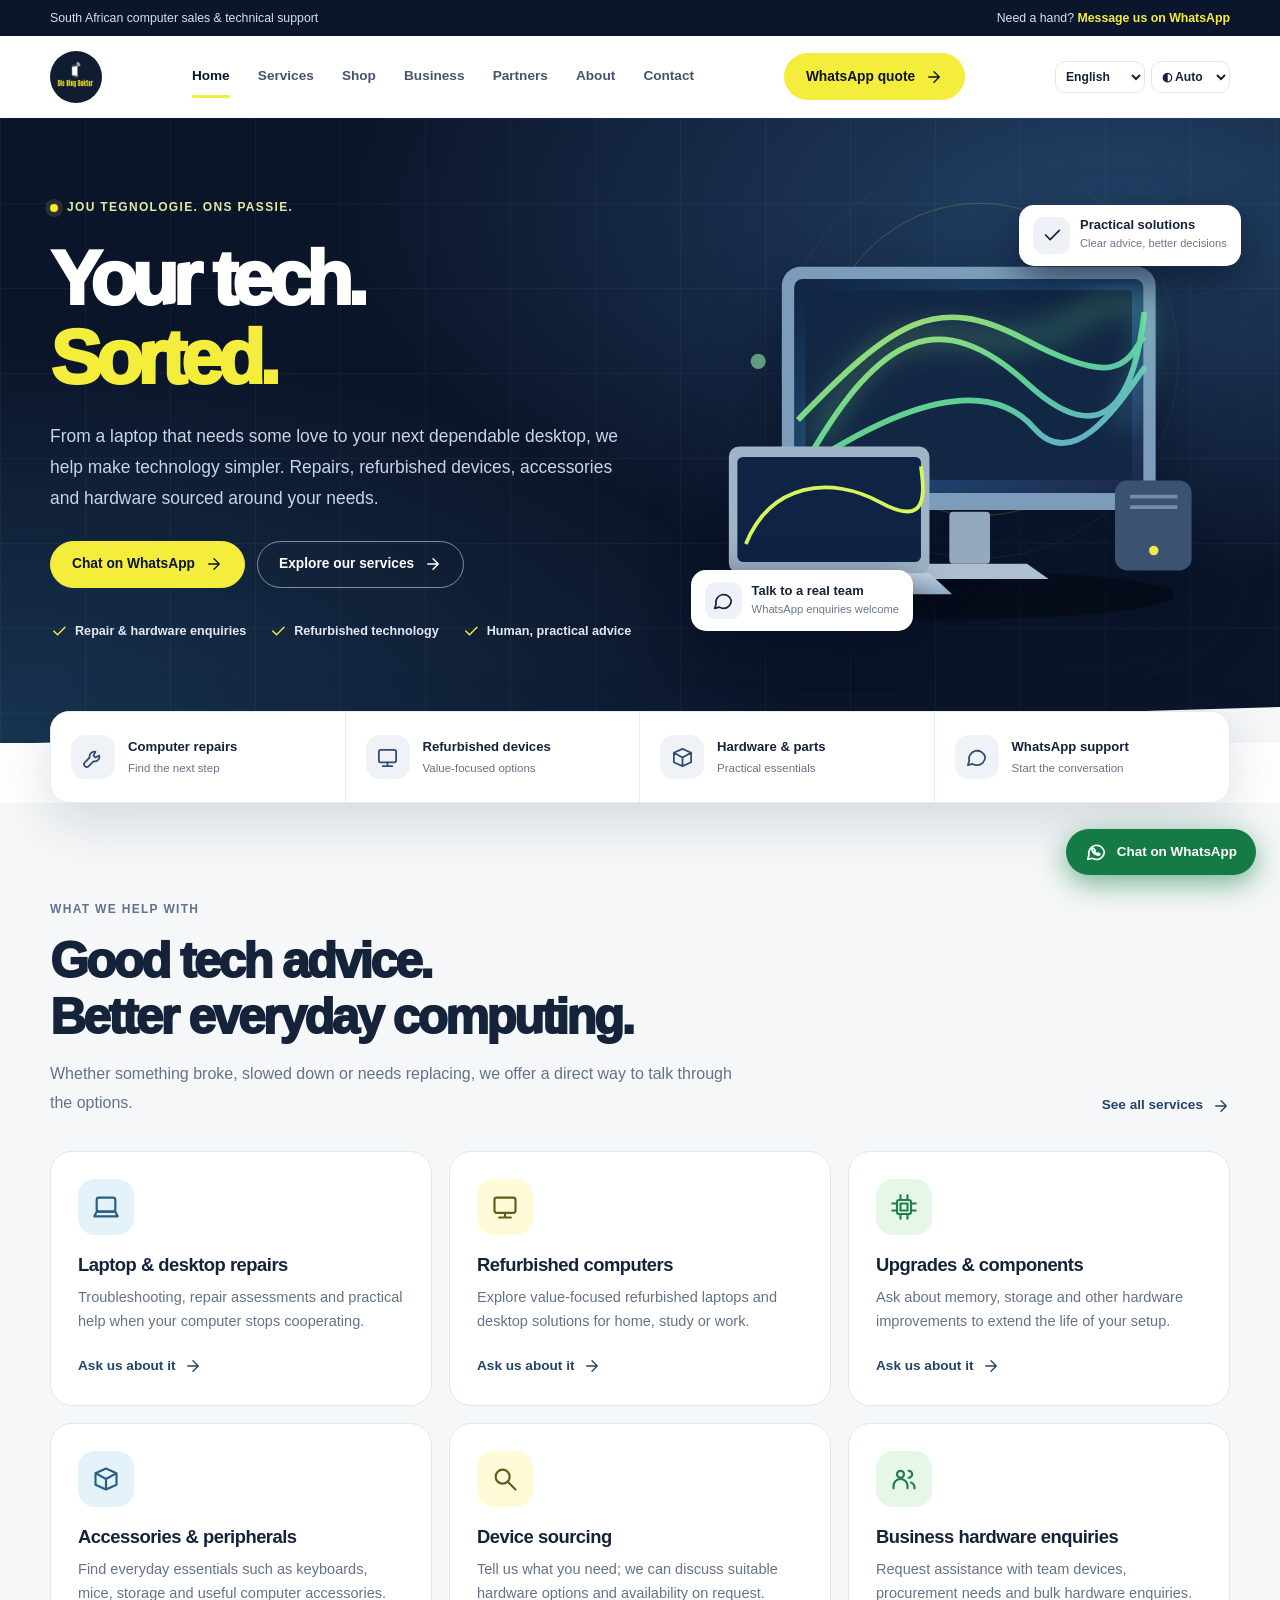
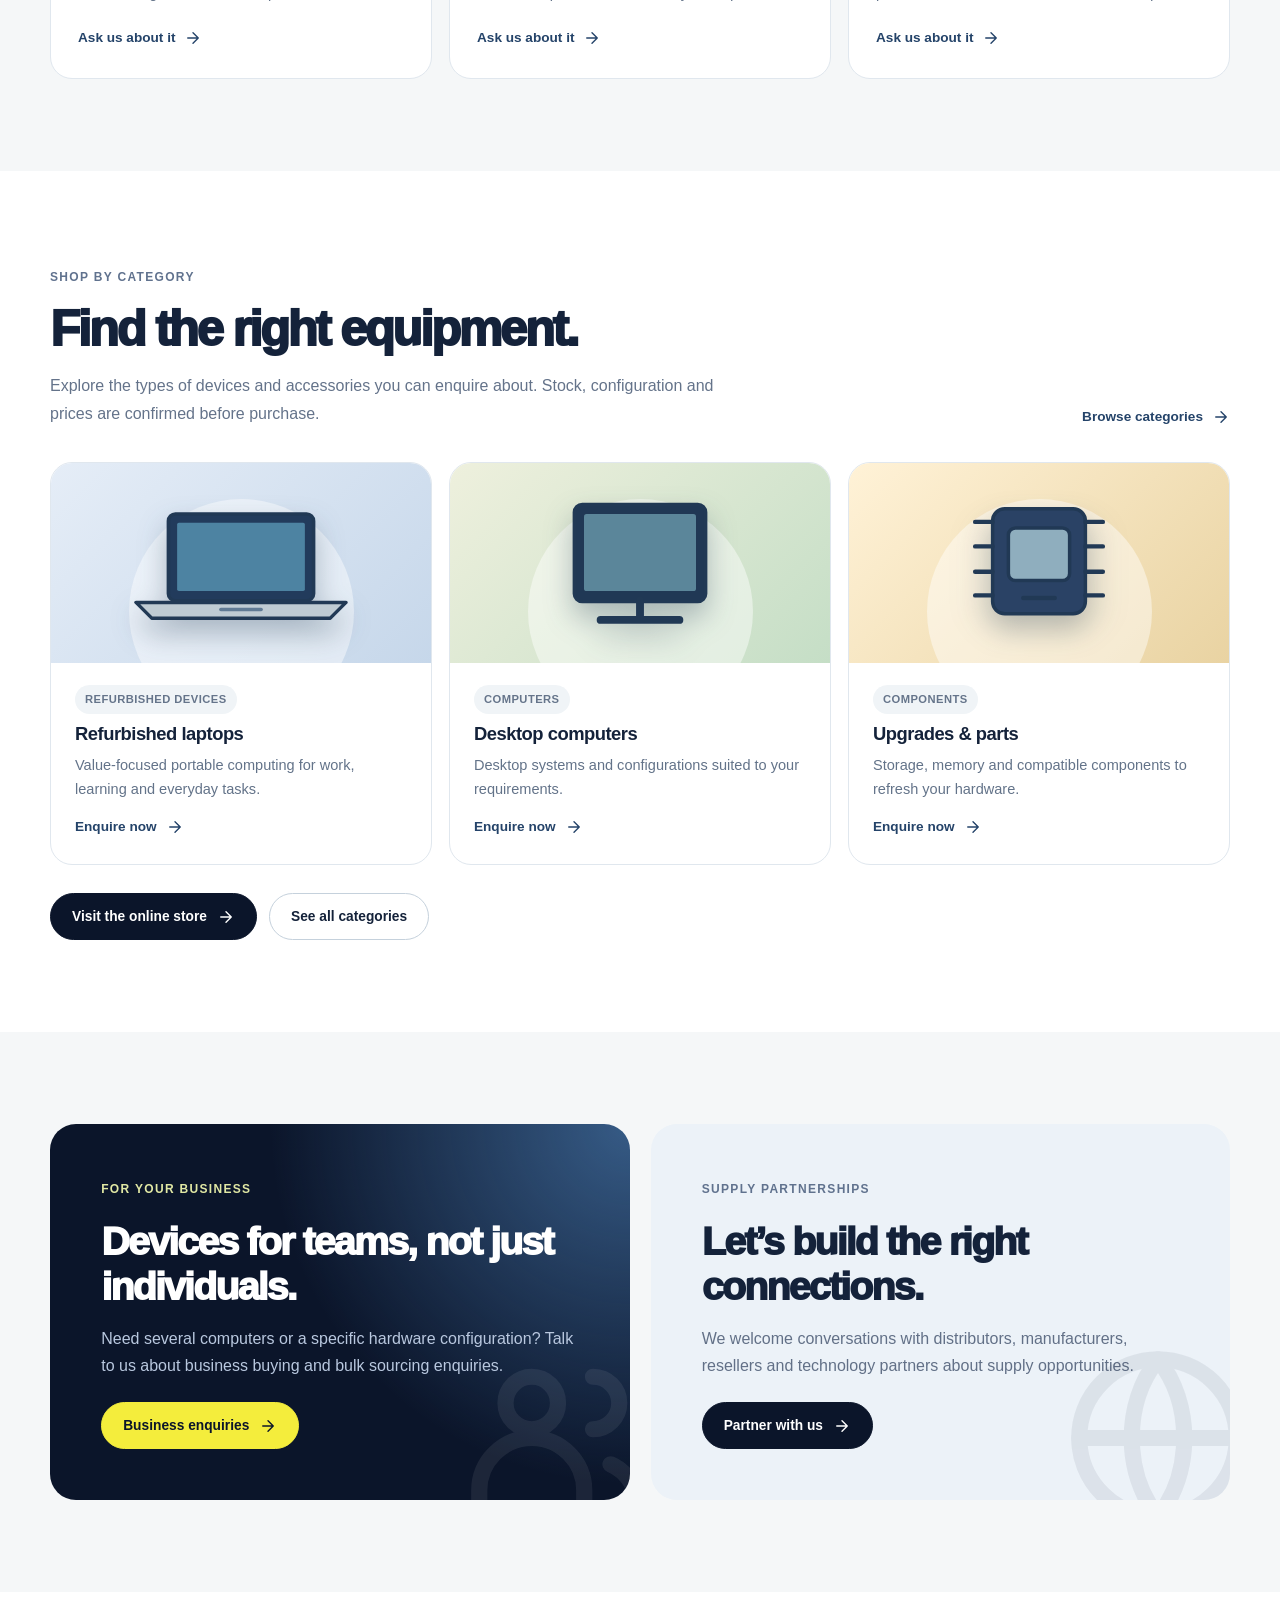
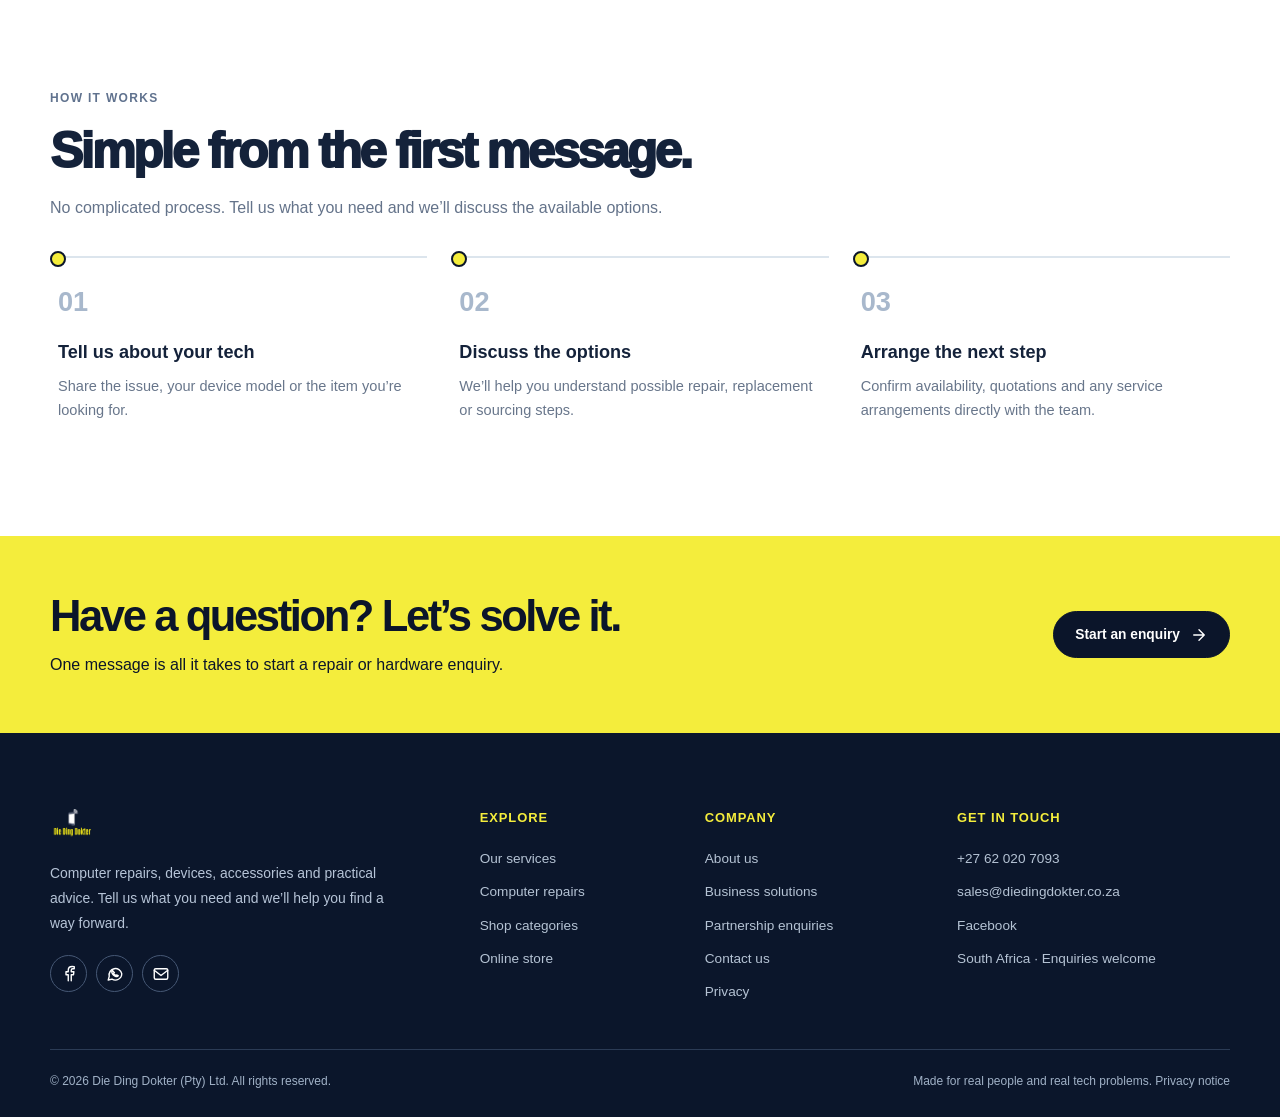
<file: index.html>
<!doctype html><html lang="en-ZA"><head><meta charset="utf-8"><meta name="viewport" content="width=device-width, initial-scale=1"><meta name="theme-color" content="#0b152a"><meta name="description" content="Computer repairs, refurbished laptops, desktop computers, accessories and practical IT solutions. WhatsApp Die Ding Dokter for help."><link rel="canonical" href="https://www.diedingdokter.co.za/"><link rel="icon" href="/assets/ddd-logo.png" type="image/png"><link rel="apple-touch-icon" href="/assets/ddd-logo.png"><link rel="stylesheet" href="./assets/style.css"><meta property="og:type" content="website"><meta property="og:site_name" content="Die Ding Dokter"><meta property="og:title" content="Your tech. Sorted."><meta property="og:description" content="Computer repairs, refurbished laptops, desktop computers, accessories and practical IT solutions. WhatsApp Die Ding Dokter for help."><meta property="og:url" content="https://www.diedingdokter.co.za/"><meta property="og:image" content="https://www.diedingdokter.co.za/assets/ddd-logo.png"><meta name="twitter:card" content="summary_large_image"><title>Your tech. Sorted. | Die Ding Dokter</title><script type="application/ld+json">{"@context":"https://schema.org","@type":"ComputerStore","name":"Die Ding Dokter","description":"Computer repairs, refurbished devices and IT hardware enquiries in South Africa.","url":"https://www.diedingdokter.co.za/","telephone":"+27 62 020 7093","email":"sales@diedingdokter.co.za","sameAs":["https://www.facebook.com/diedingdokter"],"areaServed":{"@type":"Country","name":"South Africa"}}</script><script defer src="./assets/site.js"></script></head><body><a href="#main" class="skip">Skip to content</a><div class="topbar"><div class="container topbar-inner"><span>South African computer sales &amp; technical support</span><span>Need a hand? <a href="https://wa.me/27620207093?text=Hello%20Die%20Ding%20Dokter%2C%20I%20need%20some%20help%20with%20my%20computer." target="_blank" rel="noopener noreferrer">Message us on WhatsApp</a></span></div></div><header class="header"><div class="container header-inner"><a class="brand" href="./" aria-label="Die Ding Dokter home"><span class="brand-icon"><img src="./assets/ddd-logo.png" alt="" width="46" height="46" decoding="async"></span></a><nav aria-label="Primary navigation" class="nav"><a aria-current="page" href="./">Home</a><a href="./services/">Services</a><a href="./shop/">Shop</a><a href="./business/">Business</a><a href="./partners/">Partners</a><a href="./about/">About</a><a href="./contact/">Contact</a></nav><div class="header-action"><a class="btn btn-gold" target="_blank" rel="noopener noreferrer" href="https://wa.me/27620207093?text=Hello%20Die%20Ding%20Dokter%2C%20I'd%20like%20a%20quotation.">WhatsApp quote <svg aria-hidden="true" viewBox="0 0 24 24" fill="none" stroke="currentColor" stroke-width="1.85" stroke-linecap="round" stroke-linejoin="round"><path d="M5 12h14m-7-7 7 7-7 7"/></svg></a></div><button class="menu-btn" data-menu-toggle type="button" aria-expanded="false" aria-controls="mobile-navigation" aria-label="Toggle navigation"><svg aria-hidden="true" viewBox="0 0 24 24" fill="none" stroke="currentColor" stroke-width="1.85" stroke-linecap="round" stroke-linejoin="round"><path d="M4 6h16M4 12h16M4 18h16"/></svg></button></div><nav id="mobile-navigation" class="mobile-menu" data-mobile-menu aria-label="Mobile navigation"><a aria-current="page" href="./">Home</a><a href="./services/">Services</a><a href="./shop/">Shop</a><a href="./business/">Business</a><a href="./partners/">Partners</a><a href="./about/">About</a><a href="./contact/">Contact</a></nav></header><main id="main"><section class="hero"><div class="container hero-grid"><div><span class="eyebrow light"><span class="dot"></span>Jou tegnologie. Ons passie.</span><h1>Your tech.<br><em>Sorted.</em></h1><p class="intro">From a laptop that needs some love to your next dependable desktop, we help make technology simpler. Repairs, refurbished devices, accessories and hardware sourced around your needs.</p><div class="actions"><a class="btn btn-gold" target="_blank" rel="noopener noreferrer" href="https://wa.me/27620207093?text=Hello%20Die%20Ding%20Dokter%2C%20I%20would%20like%20help%20with%20a%20computer%20or%20repair.">Chat on WhatsApp <svg aria-hidden="true" viewBox="0 0 24 24" fill="none" stroke="currentColor" stroke-width="1.85" stroke-linecap="round" stroke-linejoin="round"><path d="M5 12h14m-7-7 7 7-7 7"/></svg></a><a class="btn btn-ghost" href="services/">Explore our services <svg aria-hidden="true" viewBox="0 0 24 24" fill="none" stroke="currentColor" stroke-width="1.85" stroke-linecap="round" stroke-linejoin="round"><path d="M5 12h14m-7-7 7 7-7 7"/></svg></a></div><div class="hero-notes"><span><svg aria-hidden="true" viewBox="0 0 24 24" fill="none" stroke="currentColor" stroke-width="1.85" stroke-linecap="round" stroke-linejoin="round"><path d="m5 12 5 5L20 7"/></svg>Repair &amp; hardware enquiries</span><span><svg aria-hidden="true" viewBox="0 0 24 24" fill="none" stroke="currentColor" stroke-width="1.85" stroke-linecap="round" stroke-linejoin="round"><path d="m5 12 5 5L20 7"/></svg>Refurbished technology</span><span><svg aria-hidden="true" viewBox="0 0 24 24" fill="none" stroke="currentColor" stroke-width="1.85" stroke-linecap="round" stroke-linejoin="round"><path d="m5 12 5 5L20 7"/></svg>Human, practical advice</span></div></div><div class="hero-visual">
<svg viewBox="0 0 570 480" role="img" aria-label="Stylised desktop and laptop computer hardware"><defs><linearGradient id="screen" x1="0" y1="0" x2="1" y2="1"><stop stop-color="#102441"/><stop offset=".55" stop-color="#214a78"/><stop offset="1" stop-color="#1c284a"/></linearGradient><linearGradient id="glass" x1="0" x2="1" y2="1"><stop stop-color="#f4f8ff"/><stop offset="1" stop-color="#8eacc5"/></linearGradient><linearGradient id="neon" x1="0" x2="1" y2="1"><stop stop-color="#d4ff70"/><stop offset=".55" stop-color="#68eea1"/><stop offset="1" stop-color="#73b9ff"/></linearGradient><filter id="glow"><feGaussianBlur stdDeviation="15"/></filter></defs>
<ellipse cx="276" cy="427" rx="235" ry="26" fill="#000" opacity=".33"/>
<circle cx="305" cy="178" r="165" stroke="#f4ed3c" opacity=".2" fill="none" stroke-width="1"/><circle cx="305" cy="178" r="210" stroke="#f4ed3c" opacity=".07" fill="none" stroke-width="1"/>
<rect x="96" y="80" width="395" height="257" rx="20" fill="#7d9cbb"/><rect x="109" y="93" width="369" height="226" rx="9" fill="url(#screen)"/><rect x="121" y="105" width="345" height="200" rx="4" fill="#122744"/>
<path d="M134 266c76-193 171-65 270-129s89 17 50 112" stroke="url(#neon)" stroke-width="13" fill="none" opacity=".4" filter="url(#glow)"/>
<path d="M125 281c74-128 137-163 231-77s116-13 123-76M113 242c100-103 145-136 240-85s107 27 125-3M137 281c99-62 180-82 226-30s100-44 117-65" stroke="url(#neon)" stroke-width="6" fill="none" opacity=".85"/>
<rect x="273" y="339" width="43" height="55" rx="4" fill="#93a9be"/><path d="M208 410h170l-23-16H233z" fill="#adbfd1"/>
<g transform="translate(30 270)"><rect x="10" y="0" width="212" height="134" rx="11" fill="#a0b4c8"/><rect x="19" y="11" width="194" height="111" rx="6" fill="#0f2445"/><path d="M28 103c26-64 89-73 142-44s46-14 43-38" stroke="#d6f55c" stroke-width="4" fill="none"/><path d="M10 134h212l24 22H-9z" fill="url(#glass)"/><path d="M81 145h72" stroke="#677a93" stroke-width="3"/></g>
<rect x="448" y="306" width="81" height="95" rx="13" fill="#3b5270"/><circle cx="489" cy="380" r="5" fill="#eeeb49"/><path d="M464 323h50m-50 11h50" stroke="#738daa" stroke-width="4"/>
<g><circle cx="493" cy="55" r="13" fill="#f4ed3c" opacity=".6"/><circle cx="71" cy="180" r="8" fill="#98eead" opacity=".6"/></g></svg>
<div class="floating one"><span class="bubble"><svg aria-hidden="true" viewBox="0 0 24 24" fill="none" stroke="currentColor" stroke-width="1.85" stroke-linecap="round" stroke-linejoin="round"><path d="m5 12 5 5L20 7"/></svg></span><div><strong>Practical solutions</strong><small>Clear advice, better decisions</small></div></div><div class="floating two"><span class="bubble"><svg aria-hidden="true" viewBox="0 0 24 24" fill="none" stroke="currentColor" stroke-width="1.85" stroke-linecap="round" stroke-linejoin="round"><path d="M21 11.5a8.5 8.5 0 0 1-8.5 8.5c-1.7 0-3.3-.5-4.6-1.3L3 20l1.4-4.5A8.5 8.5 0 1 1 21 11.5Z"/></svg></span><div><strong>Talk to a real team</strong><small>WhatsApp enquiries welcome</small></div></div></div></div><div class="hero-cut"></div></section><div class="container stats"><div class="stat"><div class="stat-icon"><svg aria-hidden="true" viewBox="0 0 24 24" fill="none" stroke="currentColor" stroke-width="1.85" stroke-linecap="round" stroke-linejoin="round"><path d="M14 6a5 5 0 0 0-6 6L3 17a2 2 0 0 0 4 4l5-5a5 5 0 0 0 6-6l-4 2-2-2z"/></svg></div><div><strong>Computer repairs</strong><span>Find the next step</span></div></div><div class="stat"><div class="stat-icon"><svg aria-hidden="true" viewBox="0 0 24 24" fill="none" stroke="currentColor" stroke-width="1.85" stroke-linecap="round" stroke-linejoin="round"><rect x="3" y="4" width="18" height="13" rx="2"/><path d="M12 17v4m-5 0h10"/></svg></div><div><strong>Refurbished devices</strong><span>Value-focused options</span></div></div><div class="stat"><div class="stat-icon"><svg aria-hidden="true" viewBox="0 0 24 24" fill="none" stroke="currentColor" stroke-width="1.85" stroke-linecap="round" stroke-linejoin="round"><path d="m3 7 9-4 9 4v10l-9 4-9-4zM3 7l9 5 9-5m-9 5v9"/></svg></div><div><strong>Hardware &amp; parts</strong><span>Practical essentials</span></div></div><div class="stat"><div class="stat-icon"><svg aria-hidden="true" viewBox="0 0 24 24" fill="none" stroke="currentColor" stroke-width="1.85" stroke-linecap="round" stroke-linejoin="round"><path d="M21 11.5a8.5 8.5 0 0 1-8.5 8.5c-1.7 0-3.3-.5-4.6-1.3L3 20l1.4-4.5A8.5 8.5 0 1 1 21 11.5Z"/></svg></div><div><strong>WhatsApp support</strong><span>Start the conversation</span></div></div></div><section class="section alt"><div class="container"><div class="head"><div><span class="eyebrow">What we help with</span><h2>Good tech advice. <br>Better everyday computing.</h2><p>Whether something broke, slowed down or needs replacing, we offer a direct way to talk through the options.</p></div><a href="services/" class="link">See all services <svg aria-hidden="true" viewBox="0 0 24 24" fill="none" stroke="currentColor" stroke-width="1.85" stroke-linecap="round" stroke-linejoin="round"><path d="M5 12h14m-7-7 7 7-7 7"/></svg></a></div><div class="cards"><article class="card"><div class="icon-tile blue"><svg aria-hidden="true" viewBox="0 0 24 24" fill="none" stroke="currentColor" stroke-width="1.85" stroke-linecap="round" stroke-linejoin="round"><rect x="4" y="4" width="16" height="12" rx="2"/><path d="M2 20h20l-2-4H4z"/></svg></div><h3>Laptop & desktop repairs</h3><p>Troubleshooting, repair assessments and practical help when your computer stops cooperating.</p><a class="link" href="contact/?service=Laptop%20%26%20PC%20repairs">Ask us about it <svg aria-hidden="true" viewBox="0 0 24 24" fill="none" stroke="currentColor" stroke-width="1.85" stroke-linecap="round" stroke-linejoin="round"><path d="M5 12h14m-7-7 7 7-7 7"/></svg></a></article><article class="card"><div class="icon-tile yellow"><svg aria-hidden="true" viewBox="0 0 24 24" fill="none" stroke="currentColor" stroke-width="1.85" stroke-linecap="round" stroke-linejoin="round"><rect x="3" y="4" width="18" height="13" rx="2"/><path d="M12 17v4m-5 0h10"/></svg></div><h3>Refurbished computers</h3><p>Explore value-focused refurbished laptops and desktop solutions for home, study or work.</p><a class="link" href="contact/?service=Refurbished%20devices">Ask us about it <svg aria-hidden="true" viewBox="0 0 24 24" fill="none" stroke="currentColor" stroke-width="1.85" stroke-linecap="round" stroke-linejoin="round"><path d="M5 12h14m-7-7 7 7-7 7"/></svg></a></article><article class="card"><div class="icon-tile green"><svg aria-hidden="true" viewBox="0 0 24 24" fill="none" stroke="currentColor" stroke-width="1.85" stroke-linecap="round" stroke-linejoin="round"><rect x="6" y="6" width="12" height="12" rx="2"/><path d="M9 9h6v6H9zm0-7v4m6-4v4M9 18v4m6-4v4M2 9h4m-4 6h4m12-6h4m-4 6h4"/></svg></div><h3>Upgrades & components</h3><p>Ask about memory, storage and other hardware improvements to extend the life of your setup.</p><a class="link" href="contact/?service=Upgrades%20%26%20components">Ask us about it <svg aria-hidden="true" viewBox="0 0 24 24" fill="none" stroke="currentColor" stroke-width="1.85" stroke-linecap="round" stroke-linejoin="round"><path d="M5 12h14m-7-7 7 7-7 7"/></svg></a></article><article class="card"><div class="icon-tile blue"><svg aria-hidden="true" viewBox="0 0 24 24" fill="none" stroke="currentColor" stroke-width="1.85" stroke-linecap="round" stroke-linejoin="round"><path d="m3 7 9-4 9 4v10l-9 4-9-4zM3 7l9 5 9-5m-9 5v9"/></svg></div><h3>Accessories & peripherals</h3><p>Find everyday essentials such as keyboards, mice, storage and useful computer accessories.</p><a class="link" href="contact/?service=Accessories">Ask us about it <svg aria-hidden="true" viewBox="0 0 24 24" fill="none" stroke="currentColor" stroke-width="1.85" stroke-linecap="round" stroke-linejoin="round"><path d="M5 12h14m-7-7 7 7-7 7"/></svg></a></article><article class="card"><div class="icon-tile yellow"><svg aria-hidden="true" viewBox="0 0 24 24" fill="none" stroke="currentColor" stroke-width="1.85" stroke-linecap="round" stroke-linejoin="round"><circle cx="10" cy="10" r="6"/><path d="m15 15 6 6"/></svg></div><h3>Device sourcing</h3><p>Tell us what you need; we can discuss suitable hardware options and availability on request.</p><a class="link" href="contact/?service=Computer%20sourcing">Ask us about it <svg aria-hidden="true" viewBox="0 0 24 24" fill="none" stroke="currentColor" stroke-width="1.85" stroke-linecap="round" stroke-linejoin="round"><path d="M5 12h14m-7-7 7 7-7 7"/></svg></a></article><article class="card"><div class="icon-tile green"><svg aria-hidden="true" viewBox="0 0 24 24" fill="none" stroke="currentColor" stroke-width="1.85" stroke-linecap="round" stroke-linejoin="round"><circle cx="9" cy="8" r="3"/><path d="M3 20v-2a6 6 0 0 1 12 0v2M16 5a3 3 0 0 1 0 6m2 4a5 5 0 0 1 3 5"/></svg></div><h3>Business hardware enquiries</h3><p>Request assistance with team devices, procurement needs and bulk hardware enquiries.</p><a class="link" href="contact/?service=Business%20hardware">Ask us about it <svg aria-hidden="true" viewBox="0 0 24 24" fill="none" stroke="currentColor" stroke-width="1.85" stroke-linecap="round" stroke-linejoin="round"><path d="M5 12h14m-7-7 7 7-7 7"/></svg></a></article></div></div></section><section class="section"><div class="container"><div class="head"><div><span class="eyebrow">Shop by category</span><h2>Find the right equipment.</h2><p>Explore the types of devices and accessories you can enquire about. Stock, configuration and prices are confirmed before purchase.</p></div><a href="shop/" class="link">Browse categories <svg aria-hidden="true" viewBox="0 0 24 24" fill="none" stroke="currentColor" stroke-width="1.85" stroke-linecap="round" stroke-linejoin="round"><path d="M5 12h14m-7-7 7 7-7 7"/></svg></a></div><div class="products"><article class="product" data-product-category="computers"><div class="product-art"><svg viewBox="0 0 260 160" role="img" aria-label="Illustration" fill="none" stroke="#213955" stroke-width="4" stroke-linecap="round" stroke-linejoin="round"><rect x="47" y="24" width="166" height="99" rx="8" fill="#223b5c"/><rect x="57" y="34" width="146" height="78" rx="2" fill="#4d83a2" stroke="none"/><path d="M10 125h240l-18 18H28z" fill="#bfcbd3"/><path d="M107 133h46" stroke="#607a94"/></svg></div><div class="product-content"><span class="tag">Refurbished devices</span><h3>Refurbished laptops</h3><p>Value-focused portable computing for work, learning and everyday tasks.</p><a class="link" href="contact/?service=Shop%20refurbished%20laptops">Enquire now <svg aria-hidden="true" viewBox="0 0 24 24" fill="none" stroke="currentColor" stroke-width="1.85" stroke-linecap="round" stroke-linejoin="round"><path d="M5 12h14m-7-7 7 7-7 7"/></svg></a></div></article><article class="product" data-product-category="computers"><div class="product-art"><svg viewBox="0 0 260 160" role="img" aria-label="Illustration" fill="none" stroke="#213955" stroke-width="4" stroke-linecap="round" stroke-linejoin="round"><rect x="55" y="13" width="150" height="111" rx="9" fill="#203855"/><rect x="66" y="24" width="128" height="88" rx="3" fill="#5b869a" stroke="none"/><path d="M130 123v22m-45 0h90" stroke-width="9"/></svg></div><div class="product-content"><span class="tag">Computers</span><h3>Desktop computers</h3><p>Desktop systems and configurations suited to your requirements.</p><a class="link" href="contact/?service=Shop%20desktop%20computers">Enquire now <svg aria-hidden="true" viewBox="0 0 24 24" fill="none" stroke="currentColor" stroke-width="1.85" stroke-linecap="round" stroke-linejoin="round"><path d="M5 12h14m-7-7 7 7-7 7"/></svg></a></div></article><article class="product" data-product-category="accessories"><div class="product-art"><svg viewBox="0 0 260 160" role="img" aria-label="Illustration" fill="none" stroke="#213955" stroke-width="4" stroke-linecap="round" stroke-linejoin="round"><rect x="77" y="18" width="106" height="120" rx="14" fill="#2a4265"/><rect x="95" y="40" width="70" height="60" rx="8" fill="#8faebe"/><path d="M77 33H57M77 61H57M77 90H57M77 117H57M183 33h20m-20 28h20m-20 29h20m-20 27h20M112 120h36" stroke-width="5"/></svg></div><div class="product-content"><span class="tag">Components</span><h3>Upgrades & parts</h3><p>Storage, memory and compatible components to refresh your hardware.</p><a class="link" href="contact/?service=Ask%20about%20computer%20upgrades">Enquire now <svg aria-hidden="true" viewBox="0 0 24 24" fill="none" stroke="currentColor" stroke-width="1.85" stroke-linecap="round" stroke-linejoin="round"><path d="M5 12h14m-7-7 7 7-7 7"/></svg></a></div></article></div><div class="actions" style="margin-top:28px"><a class="btn btn-dark" target="_blank" rel="noopener noreferrer" href="https://store.diedingdokter.co.za/">Visit the online store <svg aria-hidden="true" viewBox="0 0 24 24" fill="none" stroke="currentColor" stroke-width="1.85" stroke-linecap="round" stroke-linejoin="round"><path d="M5 12h14m-7-7 7 7-7 7"/></svg></a><a class="btn btn-outline" href="shop/">See all categories</a></div></div></section><section class="section alt"><div class="container pairs"><div class="panel night"><span class="eyebrow light">For your business</span><h2>Devices for teams, not just individuals.</h2><p>Need several computers or a specific hardware configuration? Talk to us about business buying and bulk sourcing enquiries.</p><a class="btn btn-gold" href="business/">Business enquiries <svg aria-hidden="true" viewBox="0 0 24 24" fill="none" stroke="currentColor" stroke-width="1.85" stroke-linecap="round" stroke-linejoin="round"><path d="M5 12h14m-7-7 7 7-7 7"/></svg></a><div class="watermark"><svg aria-hidden="true" viewBox="0 0 24 24" fill="none" stroke="currentColor" stroke-width="1.85" stroke-linecap="round" stroke-linejoin="round"><circle cx="9" cy="8" r="3"/><path d="M3 20v-2a6 6 0 0 1 12 0v2M16 5a3 3 0 0 1 0 6m2 4a5 5 0 0 1 3 5"/></svg></div></div><div class="panel pale"><span class="eyebrow">Supply partnerships</span><h2>Let’s build the right connections.</h2><p>We welcome conversations with distributors, manufacturers, resellers and technology partners about supply opportunities.</p><a class="btn btn-dark" href="partners/">Partner with us <svg aria-hidden="true" viewBox="0 0 24 24" fill="none" stroke="currentColor" stroke-width="1.85" stroke-linecap="round" stroke-linejoin="round"><path d="M5 12h14m-7-7 7 7-7 7"/></svg></a><div class="watermark"><svg aria-hidden="true" viewBox="0 0 24 24" fill="none" stroke="currentColor" stroke-width="1.85" stroke-linecap="round" stroke-linejoin="round"><circle cx="12" cy="12" r="9"/><path d="M3 12h18M12 3c-4 5-4 13 0 18m0-18c4 5 4 13 0 18"/></svg></div></div></div></section><section class="section"><div class="container"><div class="head"><div><span class="eyebrow">How it works</span><h2>Simple from the first message.</h2><p>No complicated process. Tell us what you need and we’ll discuss the available options.</p></div></div><div class="steps"><div class="step"><b>01</b><h3>Tell us about your tech</h3><p>Share the issue, your device model or the item you’re looking for.</p></div><div class="step"><b>02</b><h3>Discuss the options</h3><p>We’ll help you understand possible repair, replacement or sourcing steps.</p></div><div class="step"><b>03</b><h3>Arrange the next step</h3><p>Confirm availability, quotations and any service arrangements directly with the team.</p></div></div></div></section><section class="cta"><div class="container cta-inner"><div><h2>Have a question? Let’s solve it.</h2><p>One message is all it takes to start a repair or hardware enquiry.</p></div><a class="btn btn-dark" href="contact/">Start an enquiry <svg aria-hidden="true" viewBox="0 0 24 24" fill="none" stroke="currentColor" stroke-width="1.85" stroke-linecap="round" stroke-linejoin="round"><path d="M5 12h14m-7-7 7 7-7 7"/></svg></a></div></section></main><footer class="footer"><div class="container"><div class="footer-grid"><div><a class="brand" href="./"><span class="brand-icon"><img src="./assets/ddd-logo.png" alt="" width="46" height="46" decoding="async"></span></a><p>Computer repairs, devices, accessories and practical advice. Tell us what you need and we’ll help you find a way forward.</p><div class="socials"><a href="https://www.facebook.com/diedingdokter" target="_blank" rel="noopener noreferrer" aria-label="Die Ding Dokter on Facebook"><svg aria-hidden="true" viewBox="0 0 24 24" fill="none" stroke="currentColor" stroke-width="1.85" stroke-linecap="round" stroke-linejoin="round"><path d="M15 21v-8h3l.5-4H15V7c0-1.1.4-2 2-2h2V2.2A20 20 0 0 0 16.2 2C13 2 11 4 11 7v2H8v4h3v8"/></svg></a><a href="https://wa.me/27620207093?text=Hello%20Die%20Ding%20Dokter!" target="_blank" rel="noopener noreferrer" aria-label="Chat with Die Ding Dokter on WhatsApp"><svg aria-hidden="true" viewBox="0 0 24 24" fill="none" stroke="currentColor" stroke-width="1.85" stroke-linecap="round" stroke-linejoin="round"><path d="M21 11.5A8.5 8.5 0 0 1 8 18.8L3 20l1.3-4.9A8.5 8.5 0 1 1 21 11.5Z"/><path d="M8.6 7.4c-.5.2-1.2 1.4-.8 2.7.6 2 3 4.6 5.5 5.2 1.4.3 2.7-.4 3-1l-2.2-1.1-1 1-2.9-2.9 1-1z"/></svg></a><a href="mailto:sales@diedingdokter.co.za" aria-label="Email Die Ding Dokter"><svg aria-hidden="true" viewBox="0 0 24 24" fill="none" stroke="currentColor" stroke-width="1.85" stroke-linecap="round" stroke-linejoin="round"><rect x="3" y="5" width="18" height="14" rx="2"/><path d="m3 7 9 7 9-7"/></svg></a></div></div><div><h3>Explore</h3><div class="footer-links"><a href="./services/">Our services</a><a href="./services/repairs/">Computer repairs</a><a href="./shop/">Shop categories</a><a href="https://store.diedingdokter.co.za/" target="_blank" rel="noopener noreferrer">Online store</a></div></div><div><h3>Company</h3><div class="footer-links"><a href="./about/">About us</a><a href="./business/">Business solutions</a><a href="./partners/">Partnership enquiries</a><a href="./contact/">Contact us</a><a href="./privacy/">Privacy</a></div></div><div><h3>Get in touch</h3><div class="footer-links"><a href="tel:+27620207093">+27 62 020 7093</a><a href="mailto:sales@diedingdokter.co.za">sales@diedingdokter.co.za</a><a href="https://www.facebook.com/diedingdokter" target="_blank" rel="noopener noreferrer">Facebook</a><span>South Africa · Enquiries welcome</span></div></div></div><div class="footer-bottom"><span>© <span data-year>2026</span> Die Ding Dokter (Pty) Ltd. All rights reserved.</span><span>Made for real people and real tech problems. <a href="./privacy/">Privacy notice</a></span></div></div></footer><a class="whatsapp-float" href="https://wa.me/27620207093?text=Hello%20Die%20Ding%20Dokter%2C%20I'd%20like%20some%20help." target="_blank" rel="noopener noreferrer"><svg aria-hidden="true" viewBox="0 0 24 24" fill="none" stroke="currentColor" stroke-width="1.85" stroke-linecap="round" stroke-linejoin="round"><path d="M21 11.5A8.5 8.5 0 0 1 8 18.8L3 20l1.3-4.9A8.5 8.5 0 1 1 21 11.5Z"/><path d="M8.6 7.4c-.5.2-1.2 1.4-.8 2.7.6 2 3 4.6 5.5 5.2 1.4.3 2.7-.4 3-1l-2.2-1.1-1 1-2.9-2.9 1-1z"/></svg> Chat on WhatsApp</a><nav class="mobile-cta" aria-label="Quick actions"><a href="./contact/"><svg aria-hidden="true" viewBox="0 0 24 24" fill="none" stroke="currentColor" stroke-width="1.85" stroke-linecap="round" stroke-linejoin="round"><path d="M21 11.5a8.5 8.5 0 0 1-8.5 8.5c-1.7 0-3.3-.5-4.6-1.3L3 20l1.4-4.5A8.5 8.5 0 1 1 21 11.5Z"/></svg>Get quote</a><a href="./shop/"><svg aria-hidden="true" viewBox="0 0 24 24" fill="none" stroke="currentColor" stroke-width="1.85" stroke-linecap="round" stroke-linejoin="round"><path d="M4 9h16l-1 12H5zM3 9l2-6h14l2 6M9 13v3m6-3v3"/></svg>Shop</a><a href="tel:+27620207093"><svg aria-hidden="true" viewBox="0 0 24 24" fill="none" stroke="currentColor" stroke-width="1.85" stroke-linecap="round" stroke-linejoin="round"><path d="M6 3h4l2 5-3 2c1 3 3 5 6 6l2-3 5 2v4c0 2-2 3-4 3C10 21 3 14 3 6c0-2 1-3 3-3z"/></svg>Call</a></nav></body></html>
</file>
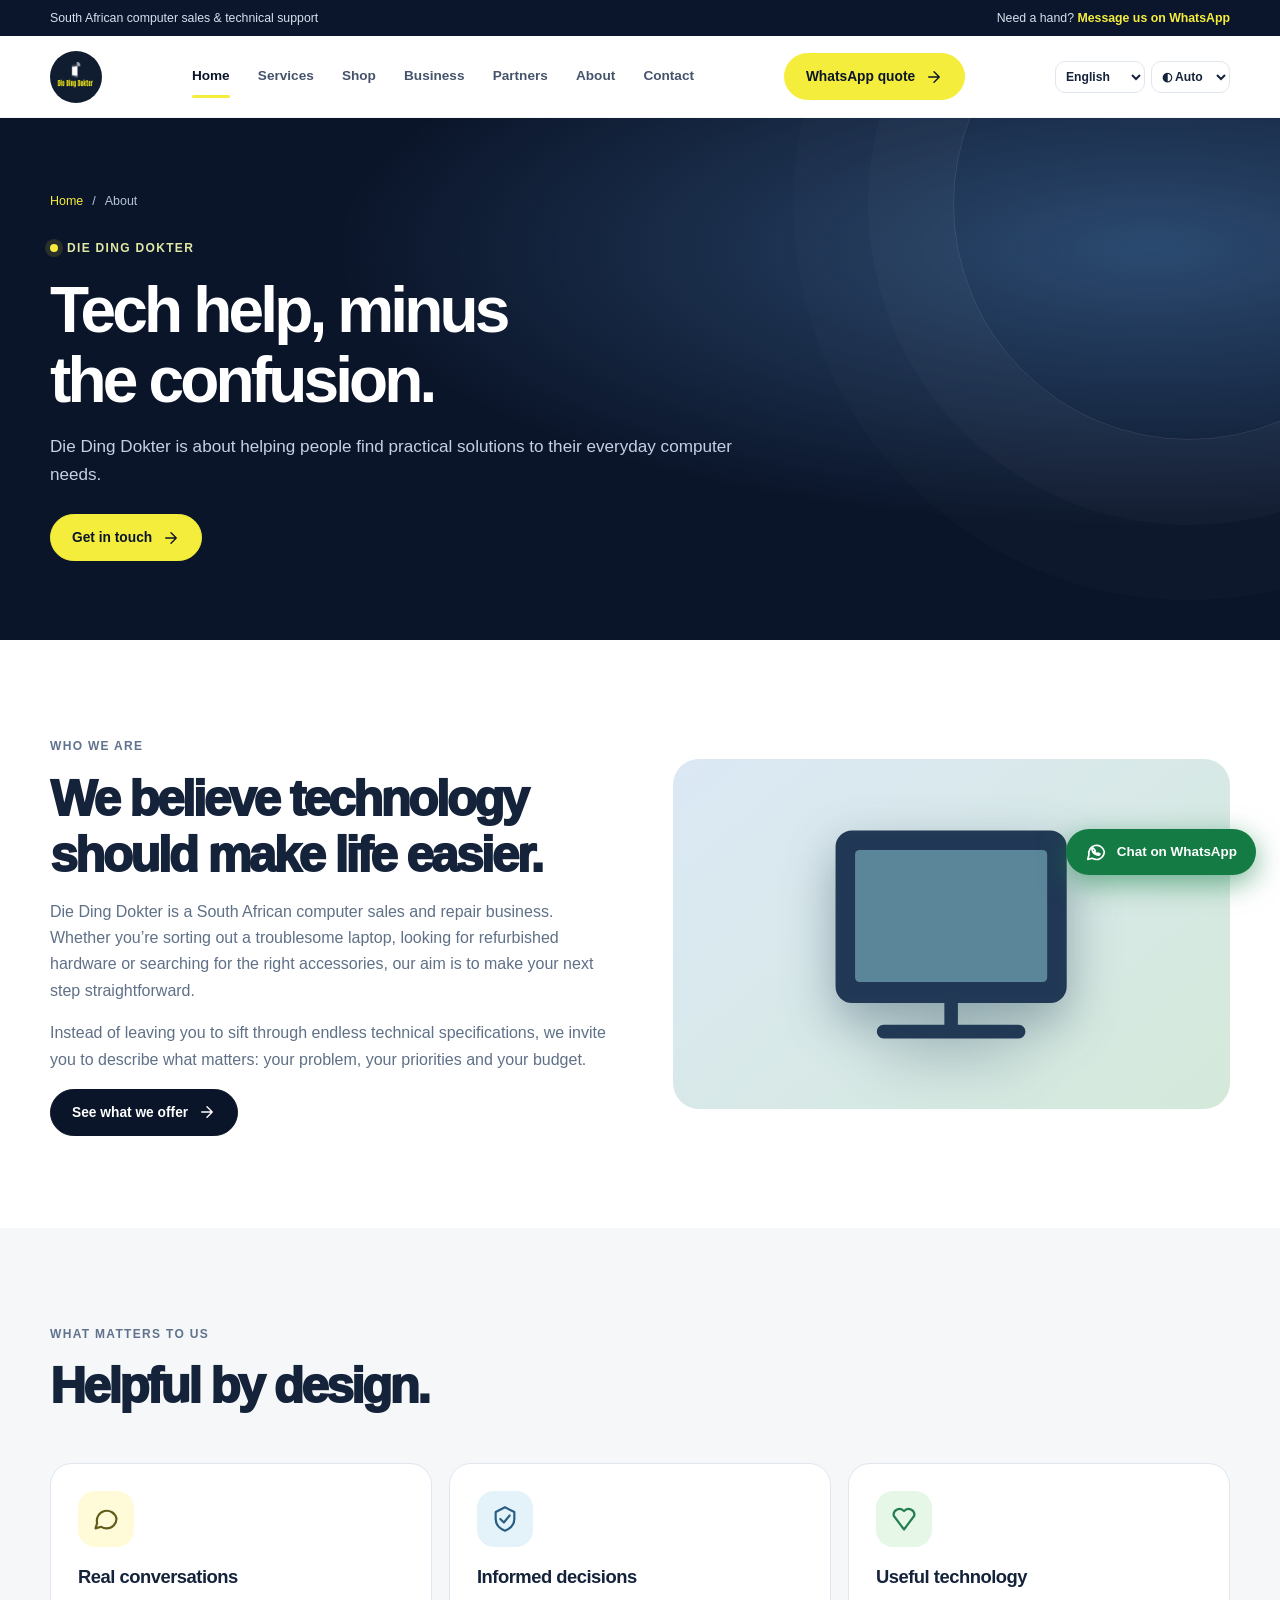
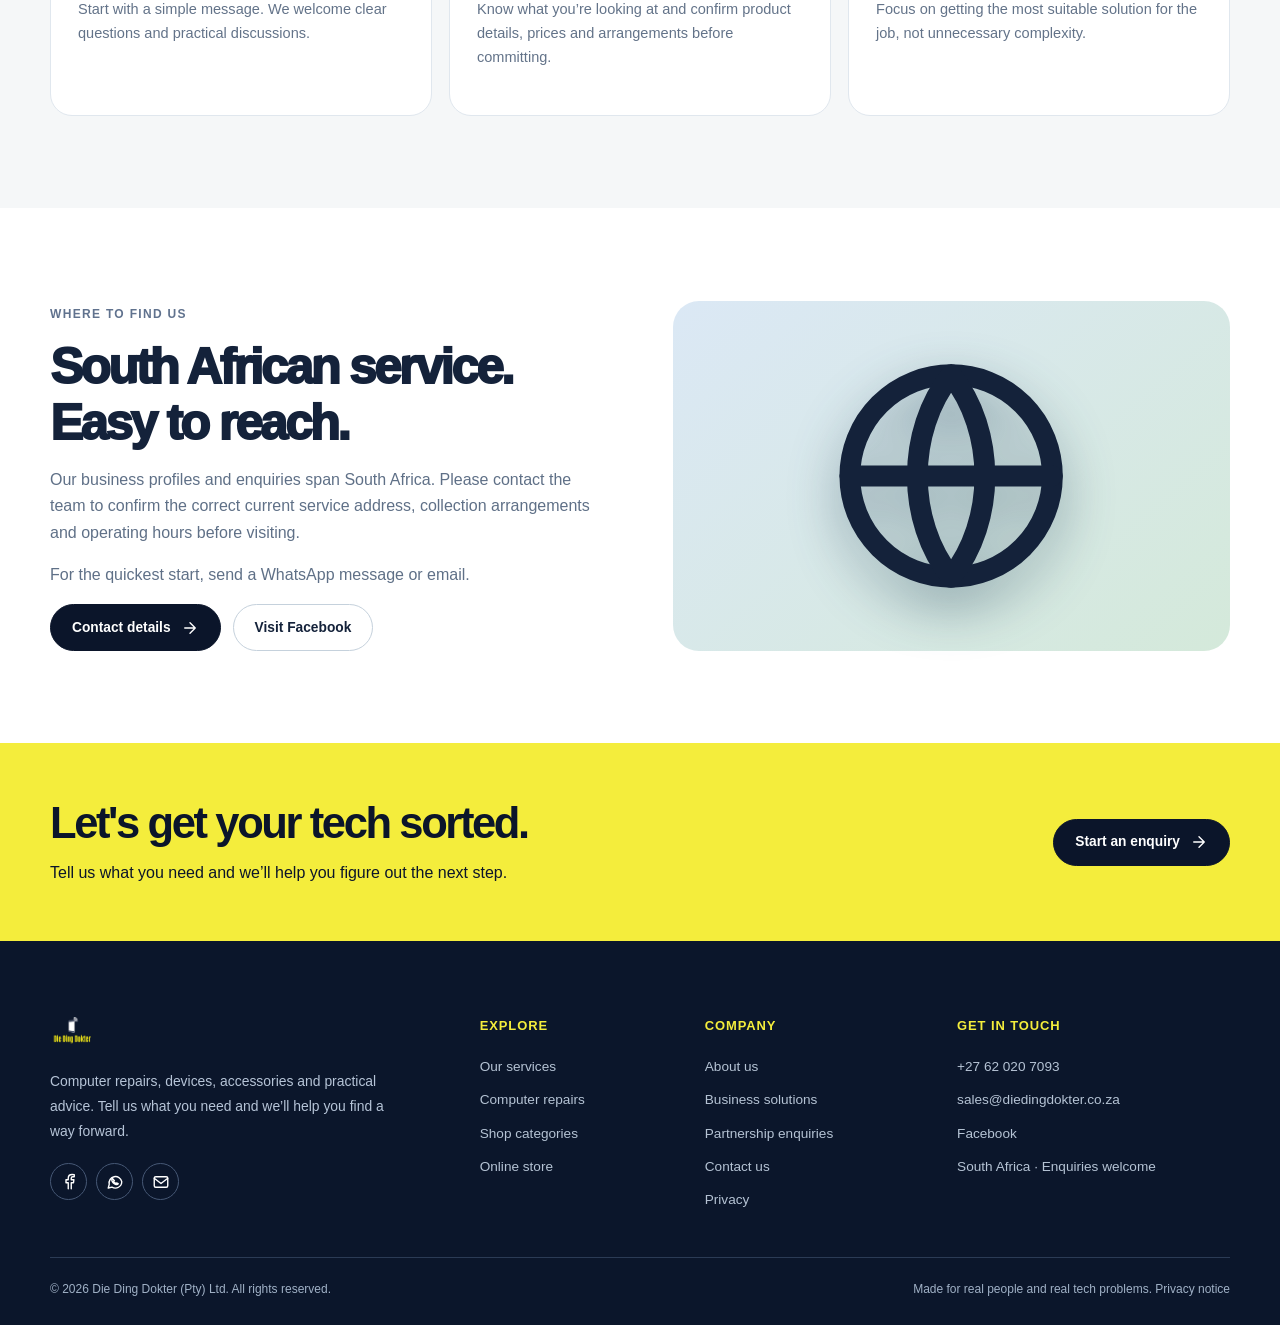
<file: about/index.html>
<!doctype html><html lang="en-ZA"><head><meta charset="utf-8"><meta name="viewport" content="width=device-width, initial-scale=1"><meta name="theme-color" content="#0b152a"><meta name="description" content="Meet Die Ding Dokter, a South African computer repair and hardware business focused on practical support, refurbished tech and straightforward buying advice."><link rel="canonical" href="https://www.diedingdokter.co.za/about/"><link rel="icon" href="/assets/ddd-logo.png" type="image/png"><link rel="apple-touch-icon" href="/assets/ddd-logo.png"><link rel="stylesheet" href="../assets/style.css"><meta property="og:type" content="website"><meta property="og:site_name" content="Die Ding Dokter"><meta property="og:title" content="About Die Ding Dokter"><meta property="og:description" content="Meet Die Ding Dokter, a South African computer repair and hardware business focused on practical support, refurbished tech and straightforward buying advice."><meta property="og:url" content="https://www.diedingdokter.co.za/about/"><meta property="og:image" content="https://www.diedingdokter.co.za/assets/ddd-logo.png"><meta name="twitter:card" content="summary_large_image"><title>About Die Ding Dokter | Die Ding Dokter</title><script type="application/ld+json">{"@context":"https://schema.org","@type":"ComputerStore","name":"Die Ding Dokter","description":"Computer repairs, refurbished devices and IT hardware enquiries in South Africa.","url":"https://www.diedingdokter.co.za/","telephone":"+27 62 020 7093","email":"sales@diedingdokter.co.za","sameAs":["https://www.facebook.com/diedingdokter"],"areaServed":{"@type":"Country","name":"South Africa"}}</script><script defer src="../assets/site.js"></script></head><body><a href="#main" class="skip">Skip to content</a><div class="topbar"><div class="container topbar-inner"><span>South African computer sales &amp; technical support</span><span>Need a hand? <a href="https://wa.me/27620207093?text=Hello%20Die%20Ding%20Dokter%2C%20I%20need%20some%20help%20with%20my%20computer." target="_blank" rel="noopener noreferrer">Message us on WhatsApp</a></span></div></div><header class="header"><div class="container header-inner"><a class="brand" href="../" aria-label="Die Ding Dokter home"><span class="brand-icon"><img src="../assets/ddd-logo.png" alt="" width="46" height="46" decoding="async"></span></a><nav aria-label="Primary navigation" class="nav"><a aria-current="page" href="../">Home</a><a href="../services/">Services</a><a href="../shop/">Shop</a><a href="../business/">Business</a><a href="../partners/">Partners</a><a href="../about/">About</a><a href="../contact/">Contact</a></nav><div class="header-action"><a class="btn btn-gold" target="_blank" rel="noopener noreferrer" href="https://wa.me/27620207093?text=Hello%20Die%20Ding%20Dokter%2C%20I'd%20like%20a%20quotation.">WhatsApp quote <svg aria-hidden="true" viewBox="0 0 24 24" fill="none" stroke="currentColor" stroke-width="1.85" stroke-linecap="round" stroke-linejoin="round"><path d="M5 12h14m-7-7 7 7-7 7"/></svg></a></div><button class="menu-btn" data-menu-toggle type="button" aria-expanded="false" aria-controls="mobile-navigation" aria-label="Toggle navigation"><svg aria-hidden="true" viewBox="0 0 24 24" fill="none" stroke="currentColor" stroke-width="1.85" stroke-linecap="round" stroke-linejoin="round"><path d="M4 6h16M4 12h16M4 18h16"/></svg></button></div><nav id="mobile-navigation" class="mobile-menu" data-mobile-menu aria-label="Mobile navigation"><a aria-current="page" href="../">Home</a><a href="../services/">Services</a><a href="../shop/">Shop</a><a href="../business/">Business</a><a href="../partners/">Partners</a><a href="../about/">About</a><a href="../contact/">Contact</a></nav></header><main id="main"><section class="page-hero"><div class="container"><div class="crumbs"><a href="../">Home</a><span>/</span><span>About</span></div><span class="eyebrow light" style="margin-top:27px"><span class="dot"></span> Die Ding Dokter</span><h1>Tech help, minus<br>the confusion.</h1><p>Die Ding Dokter is about helping people find practical solutions to their everyday computer needs.</p><div class="actions"><a class="btn btn-gold" href="../contact/">Get in touch <svg aria-hidden="true" viewBox="0 0 24 24" fill="none" stroke="currentColor" stroke-width="1.85" stroke-linecap="round" stroke-linejoin="round"><path d="M5 12h14m-7-7 7 7-7 7"/></svg></a></div></div></section><section class="section"><div class="container split"><div class="text-block"><span class="eyebrow">Who we are</span><h2>We believe technology should make life easier.</h2><p>Die Ding Dokter is a South African computer sales and repair business. Whether you’re sorting out a troublesome laptop, looking for refurbished hardware or searching for the right accessories, our aim is to make your next step straightforward.</p><p>Instead of leaving you to sift through endless technical specifications, we invite you to describe what matters: your problem, your priorities and your budget.</p><a class="btn btn-dark" href="../services/">See what we offer <svg aria-hidden="true" viewBox="0 0 24 24" fill="none" stroke="currentColor" stroke-width="1.85" stroke-linecap="round" stroke-linejoin="round"><path d="M5 12h14m-7-7 7 7-7 7"/></svg></a></div><div class="feature-art"><svg viewBox="0 0 260 160" role="img" aria-label="Illustration" fill="none" stroke="#213955" stroke-width="4" stroke-linecap="round" stroke-linejoin="round"><rect x="55" y="13" width="150" height="111" rx="9" fill="#203855"/><rect x="66" y="24" width="128" height="88" rx="3" fill="#5b869a" stroke="none"/><path d="M130 123v22m-45 0h90" stroke-width="9"/></svg></div></div></section><section class="section alt"><div class="container"><div class="head"><div><span class="eyebrow">What matters to us</span><h2>Helpful by design.</h2></div></div><div class="cards"><div class="card"><div class="icon-tile yellow"><svg aria-hidden="true" viewBox="0 0 24 24" fill="none" stroke="currentColor" stroke-width="1.85" stroke-linecap="round" stroke-linejoin="round"><path d="M21 11.5a8.5 8.5 0 0 1-8.5 8.5c-1.7 0-3.3-.5-4.6-1.3L3 20l1.4-4.5A8.5 8.5 0 1 1 21 11.5Z"/></svg></div><h3>Real conversations</h3><p>Start with a simple message. We welcome clear questions and practical discussions.</p></div><div class="card"><div class="icon-tile blue"><svg aria-hidden="true" viewBox="0 0 24 24" fill="none" stroke="currentColor" stroke-width="1.85" stroke-linecap="round" stroke-linejoin="round"><path d="m12 2 8 4v6c0 5-3 8-8 10-5-2-8-5-8-10V6z"/><path d="m8 12 3 3 5-6"/></svg></div><h3>Informed decisions</h3><p>Know what you’re looking at and confirm product details, prices and arrangements before committing.</p></div><div class="card"><div class="icon-tile green"><svg aria-hidden="true" viewBox="0 0 24 24" fill="none" stroke="currentColor" stroke-width="1.85" stroke-linecap="round" stroke-linejoin="round"><path d="M20.8 9.2 12 21 3.2 9.2a5 5 0 0 1 8.8-4 5 5 0 0 1 8.8 4z"/></svg></div><h3>Useful technology</h3><p>Focus on getting the most suitable solution for the job, not unnecessary complexity.</p></div></div></div></section><section class="section"><div class="container split"><div class="text-block"><span class="eyebrow">Where to find us</span><h2>South African service.<br>Easy to reach.</h2><p>Our business profiles and enquiries span South Africa. Please contact the team to confirm the correct current service address, collection arrangements and operating hours before visiting.</p><p>For the quickest start, send a WhatsApp message or email.</p><div class="actions"><a class="btn btn-dark" href="../contact/">Contact details <svg aria-hidden="true" viewBox="0 0 24 24" fill="none" stroke="currentColor" stroke-width="1.85" stroke-linecap="round" stroke-linejoin="round"><path d="M5 12h14m-7-7 7 7-7 7"/></svg></a><a class="btn btn-outline" target="_blank" rel="noopener noreferrer" href="https://www.facebook.com/diedingdokter">Visit Facebook</a></div></div><div class="feature-art"><svg aria-hidden="true" viewBox="0 0 24 24" fill="none" stroke="currentColor" stroke-width="1.85" stroke-linecap="round" stroke-linejoin="round"><circle cx="12" cy="12" r="9"/><path d="M3 12h18M12 3c-4 5-4 13 0 18m0-18c4 5 4 13 0 18"/></svg></div></div></section><section class="cta"><div class="container cta-inner"><div><h2>Let's get your tech sorted.</h2><p>Tell us what you need and we’ll help you figure out the next step.</p></div><a class="btn btn-dark" href="../contact/">Start an enquiry <svg aria-hidden="true" viewBox="0 0 24 24" fill="none" stroke="currentColor" stroke-width="1.85" stroke-linecap="round" stroke-linejoin="round"><path d="M5 12h14m-7-7 7 7-7 7"/></svg></a></div></section></main><footer class="footer"><div class="container"><div class="footer-grid"><div><a class="brand" href="../"><span class="brand-icon"><img src="../assets/ddd-logo.png" alt="" width="46" height="46" decoding="async"></span></a><p>Computer repairs, devices, accessories and practical advice. Tell us what you need and we’ll help you find a way forward.</p><div class="socials"><a href="https://www.facebook.com/diedingdokter" target="_blank" rel="noopener noreferrer" aria-label="Die Ding Dokter on Facebook"><svg aria-hidden="true" viewBox="0 0 24 24" fill="none" stroke="currentColor" stroke-width="1.85" stroke-linecap="round" stroke-linejoin="round"><path d="M15 21v-8h3l.5-4H15V7c0-1.1.4-2 2-2h2V2.2A20 20 0 0 0 16.2 2C13 2 11 4 11 7v2H8v4h3v8"/></svg></a><a href="https://wa.me/27620207093?text=Hello%20Die%20Ding%20Dokter!" target="_blank" rel="noopener noreferrer" aria-label="Chat with Die Ding Dokter on WhatsApp"><svg aria-hidden="true" viewBox="0 0 24 24" fill="none" stroke="currentColor" stroke-width="1.85" stroke-linecap="round" stroke-linejoin="round"><path d="M21 11.5A8.5 8.5 0 0 1 8 18.8L3 20l1.3-4.9A8.5 8.5 0 1 1 21 11.5Z"/><path d="M8.6 7.4c-.5.2-1.2 1.4-.8 2.7.6 2 3 4.6 5.5 5.2 1.4.3 2.7-.4 3-1l-2.2-1.1-1 1-2.9-2.9 1-1z"/></svg></a><a href="mailto:sales@diedingdokter.co.za" aria-label="Email Die Ding Dokter"><svg aria-hidden="true" viewBox="0 0 24 24" fill="none" stroke="currentColor" stroke-width="1.85" stroke-linecap="round" stroke-linejoin="round"><rect x="3" y="5" width="18" height="14" rx="2"/><path d="m3 7 9 7 9-7"/></svg></a></div></div><div><h3>Explore</h3><div class="footer-links"><a href="../services/">Our services</a><a href="../services/repairs/">Computer repairs</a><a href="../shop/">Shop categories</a><a href="https://store.diedingdokter.co.za/" target="_blank" rel="noopener noreferrer">Online store</a></div></div><div><h3>Company</h3><div class="footer-links"><a href="../about/">About us</a><a href="../business/">Business solutions</a><a href="../partners/">Partnership enquiries</a><a href="../contact/">Contact us</a><a href="../privacy/">Privacy</a></div></div><div><h3>Get in touch</h3><div class="footer-links"><a href="tel:+27620207093">+27 62 020 7093</a><a href="mailto:sales@diedingdokter.co.za">sales@diedingdokter.co.za</a><a href="https://www.facebook.com/diedingdokter" target="_blank" rel="noopener noreferrer">Facebook</a><span>South Africa · Enquiries welcome</span></div></div></div><div class="footer-bottom"><span>© <span data-year>2026</span> Die Ding Dokter (Pty) Ltd. All rights reserved.</span><span>Made for real people and real tech problems. <a href="../privacy/">Privacy notice</a></span></div></div></footer><a class="whatsapp-float" href="https://wa.me/27620207093?text=Hello%20Die%20Ding%20Dokter%2C%20I'd%20like%20some%20help." target="_blank" rel="noopener noreferrer"><svg aria-hidden="true" viewBox="0 0 24 24" fill="none" stroke="currentColor" stroke-width="1.85" stroke-linecap="round" stroke-linejoin="round"><path d="M21 11.5A8.5 8.5 0 0 1 8 18.8L3 20l1.3-4.9A8.5 8.5 0 1 1 21 11.5Z"/><path d="M8.6 7.4c-.5.2-1.2 1.4-.8 2.7.6 2 3 4.6 5.5 5.2 1.4.3 2.7-.4 3-1l-2.2-1.1-1 1-2.9-2.9 1-1z"/></svg> Chat on WhatsApp</a><nav class="mobile-cta" aria-label="Quick actions"><a href="../contact/"><svg aria-hidden="true" viewBox="0 0 24 24" fill="none" stroke="currentColor" stroke-width="1.85" stroke-linecap="round" stroke-linejoin="round"><path d="M21 11.5a8.5 8.5 0 0 1-8.5 8.5c-1.7 0-3.3-.5-4.6-1.3L3 20l1.4-4.5A8.5 8.5 0 1 1 21 11.5Z"/></svg>Get quote</a><a href="../shop/"><svg aria-hidden="true" viewBox="0 0 24 24" fill="none" stroke="currentColor" stroke-width="1.85" stroke-linecap="round" stroke-linejoin="round"><path d="M4 9h16l-1 12H5zM3 9l2-6h14l2 6M9 13v3m6-3v3"/></svg>Shop</a><a href="tel:+27620207093"><svg aria-hidden="true" viewBox="0 0 24 24" fill="none" stroke="currentColor" stroke-width="1.85" stroke-linecap="round" stroke-linejoin="round"><path d="M6 3h4l2 5-3 2c1 3 3 5 6 6l2-3 5 2v4c0 2-2 3-4 3C10 21 3 14 3 6c0-2 1-3 3-3z"/></svg>Call</a></nav></body></html>
</file>
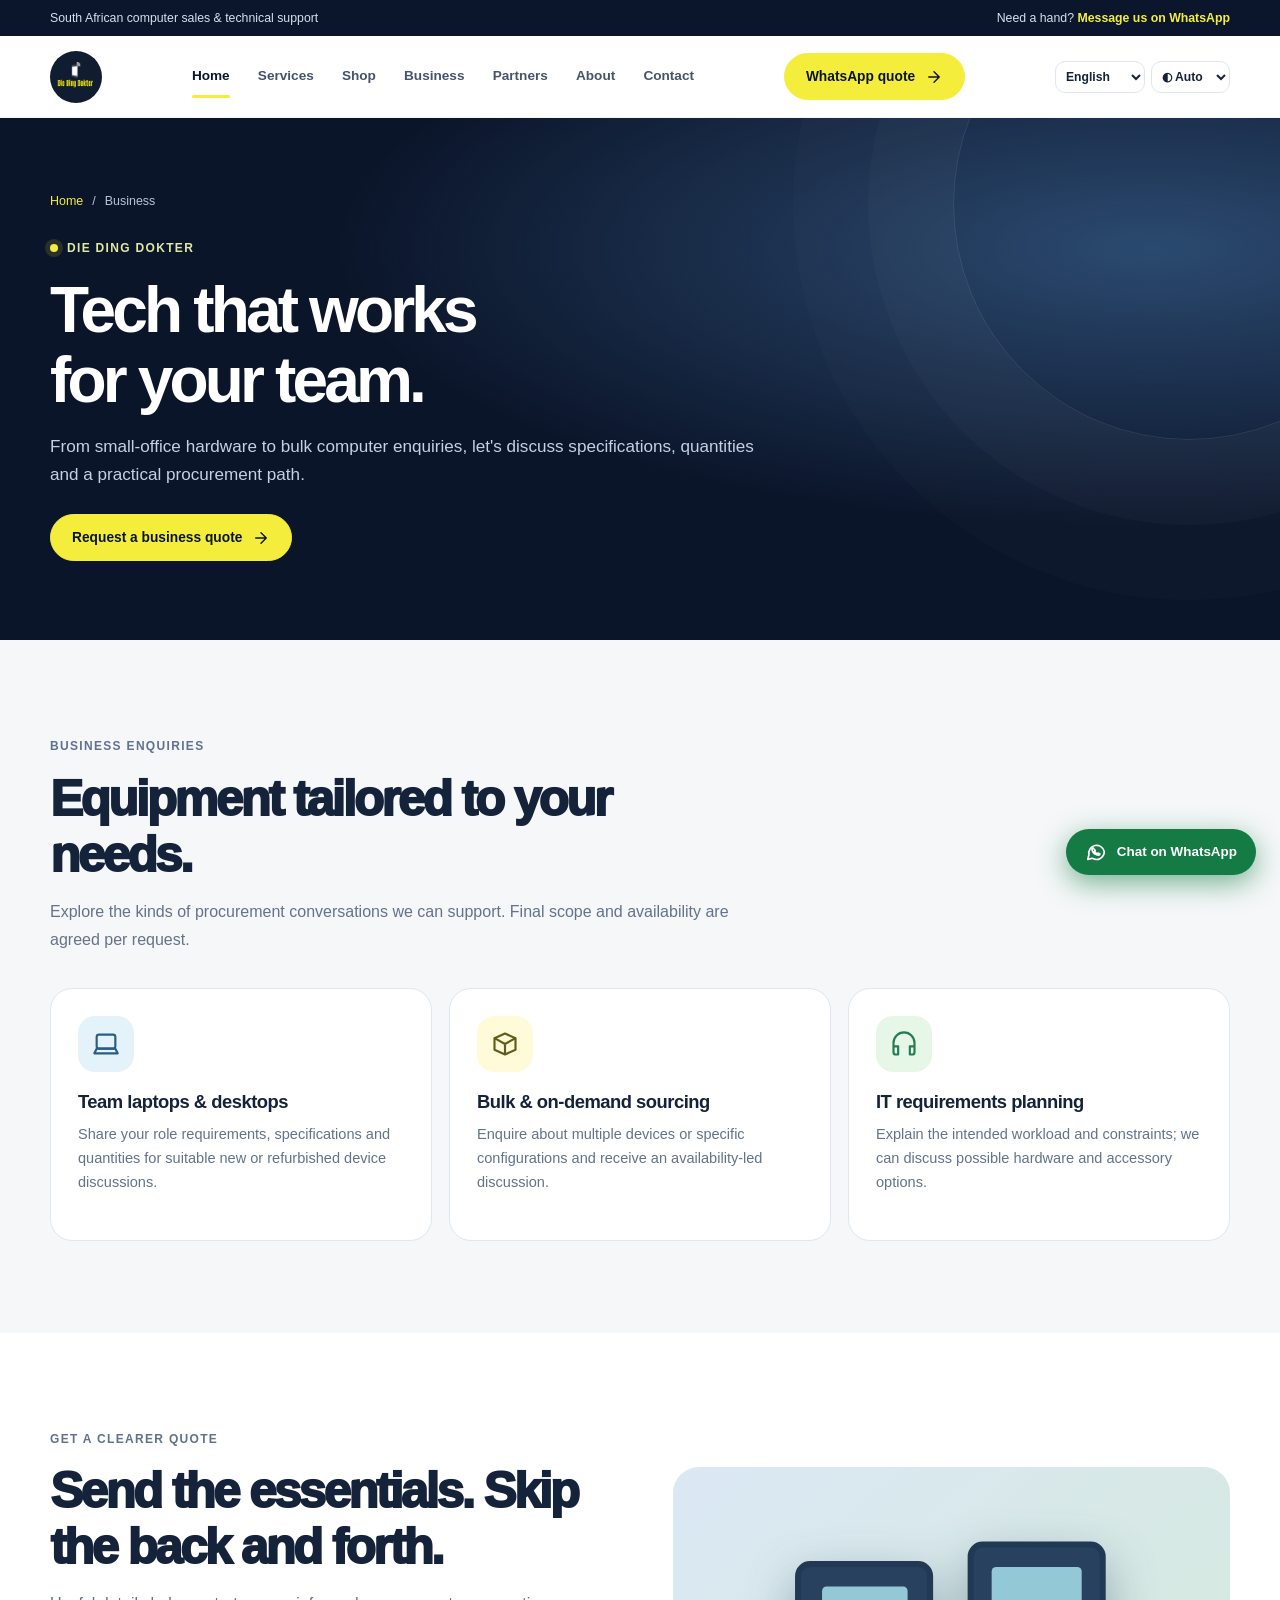
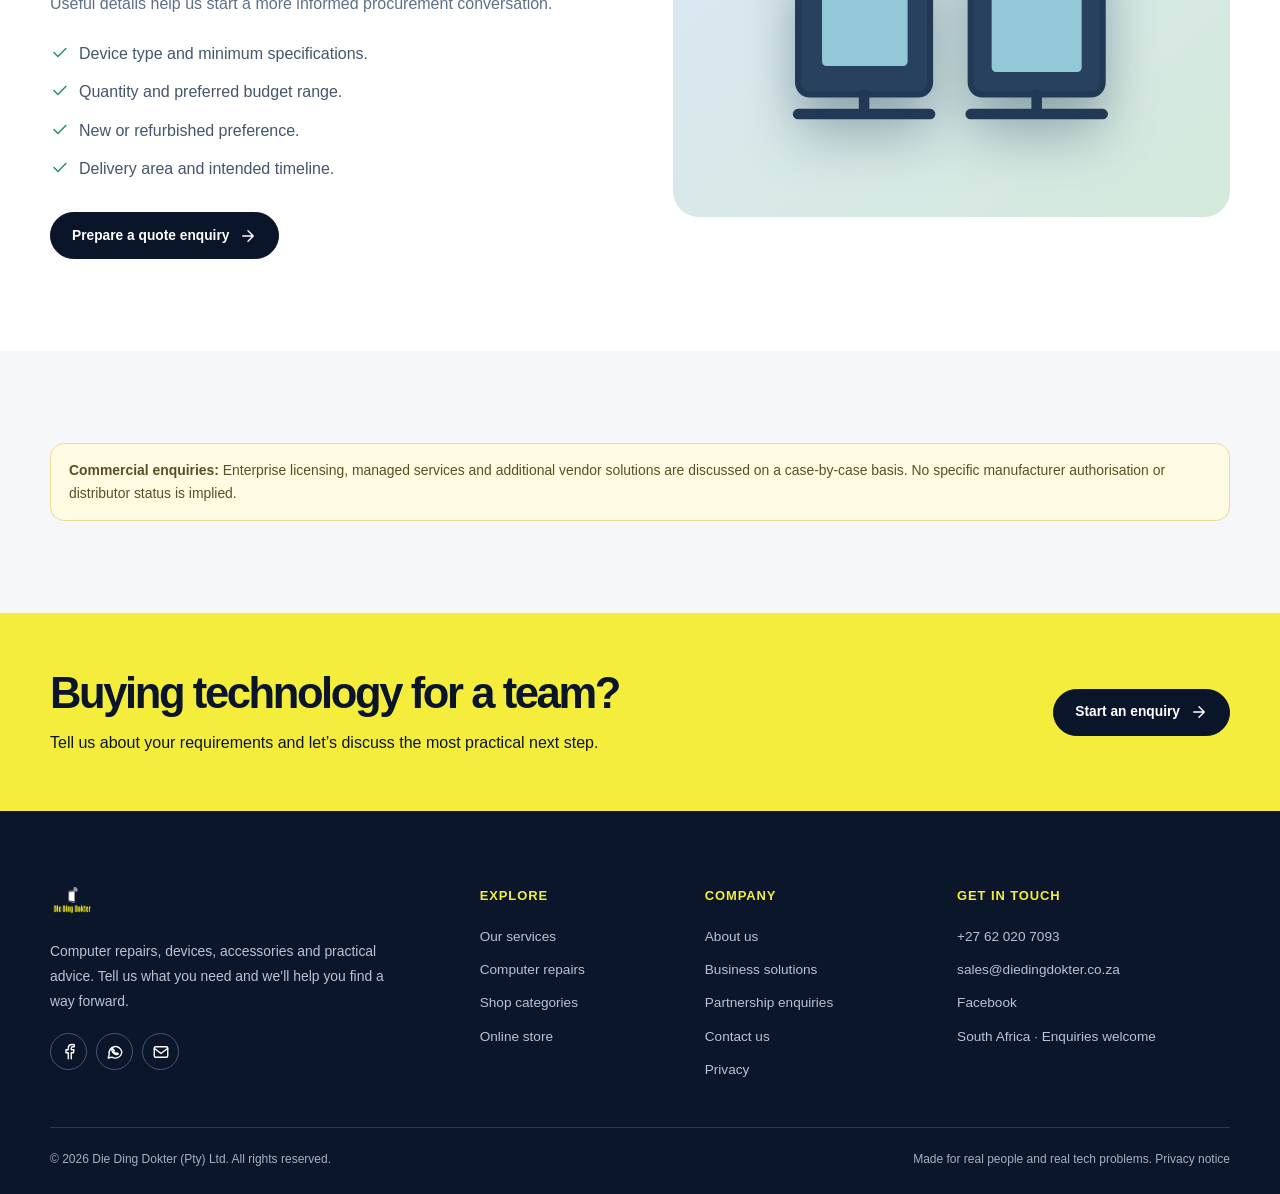
<file: business/index.html>
<!doctype html><html lang="en-ZA"><head><meta charset="utf-8"><meta name="viewport" content="width=device-width, initial-scale=1"><meta name="theme-color" content="#0b152a"><meta name="description" content="Talk to Die Ding Dokter about bulk computer purchases, refurbished fleet options, IT hardware sourcing and technology needs for teams."><link rel="canonical" href="https://www.diedingdokter.co.za/business/"><link rel="icon" href="/assets/ddd-logo.png" type="image/png"><link rel="apple-touch-icon" href="/assets/ddd-logo.png"><link rel="stylesheet" href="../assets/style.css"><meta property="og:type" content="website"><meta property="og:site_name" content="Die Ding Dokter"><meta property="og:title" content="Business devices & bulk hardware enquiries"><meta property="og:description" content="Talk to Die Ding Dokter about bulk computer purchases, refurbished fleet options, IT hardware sourcing and technology needs for teams."><meta property="og:url" content="https://www.diedingdokter.co.za/business/"><meta property="og:image" content="https://www.diedingdokter.co.za/assets/ddd-logo.png"><meta name="twitter:card" content="summary_large_image"><title>Business devices & bulk hardware enquiries | Die Ding Dokter</title><script type="application/ld+json">{"@context":"https://schema.org","@type":"ComputerStore","name":"Die Ding Dokter","description":"Computer repairs, refurbished devices and IT hardware enquiries in South Africa.","url":"https://www.diedingdokter.co.za/","telephone":"+27 62 020 7093","email":"sales@diedingdokter.co.za","sameAs":["https://www.facebook.com/diedingdokter"],"areaServed":{"@type":"Country","name":"South Africa"}}</script><script defer src="../assets/site.js"></script></head><body><a href="#main" class="skip">Skip to content</a><div class="topbar"><div class="container topbar-inner"><span>South African computer sales &amp; technical support</span><span>Need a hand? <a href="https://wa.me/27620207093?text=Hello%20Die%20Ding%20Dokter%2C%20I%20need%20some%20help%20with%20my%20computer." target="_blank" rel="noopener noreferrer">Message us on WhatsApp</a></span></div></div><header class="header"><div class="container header-inner"><a class="brand" href="../" aria-label="Die Ding Dokter home"><span class="brand-icon"><img src="../assets/ddd-logo.png" alt="" width="46" height="46" decoding="async"></span></a><nav aria-label="Primary navigation" class="nav"><a aria-current="page" href="../">Home</a><a href="../services/">Services</a><a href="../shop/">Shop</a><a href="../business/">Business</a><a href="../partners/">Partners</a><a href="../about/">About</a><a href="../contact/">Contact</a></nav><div class="header-action"><a class="btn btn-gold" target="_blank" rel="noopener noreferrer" href="https://wa.me/27620207093?text=Hello%20Die%20Ding%20Dokter%2C%20I'd%20like%20a%20quotation.">WhatsApp quote <svg aria-hidden="true" viewBox="0 0 24 24" fill="none" stroke="currentColor" stroke-width="1.85" stroke-linecap="round" stroke-linejoin="round"><path d="M5 12h14m-7-7 7 7-7 7"/></svg></a></div><button class="menu-btn" data-menu-toggle type="button" aria-expanded="false" aria-controls="mobile-navigation" aria-label="Toggle navigation"><svg aria-hidden="true" viewBox="0 0 24 24" fill="none" stroke="currentColor" stroke-width="1.85" stroke-linecap="round" stroke-linejoin="round"><path d="M4 6h16M4 12h16M4 18h16"/></svg></button></div><nav id="mobile-navigation" class="mobile-menu" data-mobile-menu aria-label="Mobile navigation"><a aria-current="page" href="../">Home</a><a href="../services/">Services</a><a href="../shop/">Shop</a><a href="../business/">Business</a><a href="../partners/">Partners</a><a href="../about/">About</a><a href="../contact/">Contact</a></nav></header><main id="main"><section class="page-hero"><div class="container"><div class="crumbs"><a href="../">Home</a><span>/</span><span>Business</span></div><span class="eyebrow light" style="margin-top:27px"><span class="dot"></span> Die Ding Dokter</span><h1>Tech that works<br>for your team.</h1><p>From small-office hardware to bulk computer enquiries, let's discuss specifications, quantities and a practical procurement path.</p><div class="actions"><a class="btn btn-gold" href="../contact/?service=Business%20hardware">Request a business quote <svg aria-hidden="true" viewBox="0 0 24 24" fill="none" stroke="currentColor" stroke-width="1.85" stroke-linecap="round" stroke-linejoin="round"><path d="M5 12h14m-7-7 7 7-7 7"/></svg></a></div></div></section><section class="section alt"><div class="container"><div class="head"><div><span class="eyebrow">Business enquiries</span><h2>Equipment tailored to your needs.</h2><p>Explore the kinds of procurement conversations we can support. Final scope and availability are agreed per request.</p></div></div><div class="cards"><article class="card"><div class="icon-tile blue"><svg aria-hidden="true" viewBox="0 0 24 24" fill="none" stroke="currentColor" stroke-width="1.85" stroke-linecap="round" stroke-linejoin="round"><rect x="4" y="4" width="16" height="12" rx="2"/><path d="M2 20h20l-2-4H4z"/></svg></div><h3>Team laptops & desktops</h3><p>Share your role requirements, specifications and quantities for suitable new or refurbished device discussions.</p></article><article class="card"><div class="icon-tile yellow"><svg aria-hidden="true" viewBox="0 0 24 24" fill="none" stroke="currentColor" stroke-width="1.85" stroke-linecap="round" stroke-linejoin="round"><path d="m3 7 9-4 9 4v10l-9 4-9-4zM3 7l9 5 9-5m-9 5v9"/></svg></div><h3>Bulk & on-demand sourcing</h3><p>Enquire about multiple devices or specific configurations and receive an availability-led discussion.</p></article><article class="card"><div class="icon-tile green"><svg aria-hidden="true" viewBox="0 0 24 24" fill="none" stroke="currentColor" stroke-width="1.85" stroke-linecap="round" stroke-linejoin="round"><path d="M3 14v-3a9 9 0 0 1 18 0v3M3 14h4v7H5a2 2 0 0 1-2-2zm18 0h-4v7h2a2 2 0 0 0 2-2z"/></svg></div><h3>IT requirements planning</h3><p>Explain the intended workload and constraints; we can discuss possible hardware and accessory options.</p></article></div></div></section><section class="section"><div class="container split"><div class="text-block"><span class="eyebrow">Get a clearer quote</span><h2>Send the essentials. Skip the back and forth.</h2><p>Useful details help us start a more informed procurement conversation.</p><ul class="tick-list"><li><svg aria-hidden="true" viewBox="0 0 24 24" fill="none" stroke="currentColor" stroke-width="1.85" stroke-linecap="round" stroke-linejoin="round"><path d="m5 12 5 5L20 7"/></svg>Device type and minimum specifications.</li><li><svg aria-hidden="true" viewBox="0 0 24 24" fill="none" stroke="currentColor" stroke-width="1.85" stroke-linecap="round" stroke-linejoin="round"><path d="m5 12 5 5L20 7"/></svg>Quantity and preferred budget range.</li><li><svg aria-hidden="true" viewBox="0 0 24 24" fill="none" stroke="currentColor" stroke-width="1.85" stroke-linecap="round" stroke-linejoin="round"><path d="m5 12 5 5L20 7"/></svg>New or refurbished preference.</li><li><svg aria-hidden="true" viewBox="0 0 24 24" fill="none" stroke="currentColor" stroke-width="1.85" stroke-linecap="round" stroke-linejoin="round"><path d="m5 12 5 5L20 7"/></svg>Delivery area and intended timeline.</li></ul><a class="btn btn-dark" href="../contact/?service=Business%20hardware">Prepare a quote enquiry <svg aria-hidden="true" viewBox="0 0 24 24" fill="none" stroke="currentColor" stroke-width="1.85" stroke-linecap="round" stroke-linejoin="round"><path d="M5 12h14m-7-7 7 7-7 7"/></svg></a></div><div class="feature-art"><svg viewBox="0 0 260 160" role="img" aria-label="Illustration" fill="none" stroke="#213955" stroke-width="4" stroke-linecap="round" stroke-linejoin="round"><rect x="28" y="28" width="88" height="87" rx="8" fill="#28415f"/><rect x="143" y="15" width="88" height="100" rx="8" fill="#28415f"/><path d="M28 128h88M143 128h88m-159-13v13m115-13v13" stroke-width="7"/><rect x="44" y="43" width="57" height="53" rx="3" fill="#93c9d7" stroke="none"/><rect x="157" y="30" width="60" height="70" rx="3" fill="#93c9d7" stroke="none"/></svg></div></div></section><section class="section alt"><div class="container"><div class="note"><strong>Commercial enquiries:</strong> Enterprise licensing, managed services and additional vendor solutions are discussed on a case-by-case basis. No specific manufacturer authorisation or distributor status is implied.</div></div></section><section class="cta"><div class="container cta-inner"><div><h2>Buying technology for a team?</h2><p>Tell us about your requirements and let’s discuss the most practical next step.</p></div><a class="btn btn-dark" href="../contact/">Start an enquiry <svg aria-hidden="true" viewBox="0 0 24 24" fill="none" stroke="currentColor" stroke-width="1.85" stroke-linecap="round" stroke-linejoin="round"><path d="M5 12h14m-7-7 7 7-7 7"/></svg></a></div></section></main><footer class="footer"><div class="container"><div class="footer-grid"><div><a class="brand" href="../"><span class="brand-icon"><img src="../assets/ddd-logo.png" alt="" width="46" height="46" decoding="async"></span></a><p>Computer repairs, devices, accessories and practical advice. Tell us what you need and we’ll help you find a way forward.</p><div class="socials"><a href="https://www.facebook.com/diedingdokter" target="_blank" rel="noopener noreferrer" aria-label="Die Ding Dokter on Facebook"><svg aria-hidden="true" viewBox="0 0 24 24" fill="none" stroke="currentColor" stroke-width="1.85" stroke-linecap="round" stroke-linejoin="round"><path d="M15 21v-8h3l.5-4H15V7c0-1.1.4-2 2-2h2V2.2A20 20 0 0 0 16.2 2C13 2 11 4 11 7v2H8v4h3v8"/></svg></a><a href="https://wa.me/27620207093?text=Hello%20Die%20Ding%20Dokter!" target="_blank" rel="noopener noreferrer" aria-label="Chat with Die Ding Dokter on WhatsApp"><svg aria-hidden="true" viewBox="0 0 24 24" fill="none" stroke="currentColor" stroke-width="1.85" stroke-linecap="round" stroke-linejoin="round"><path d="M21 11.5A8.5 8.5 0 0 1 8 18.8L3 20l1.3-4.9A8.5 8.5 0 1 1 21 11.5Z"/><path d="M8.6 7.4c-.5.2-1.2 1.4-.8 2.7.6 2 3 4.6 5.5 5.2 1.4.3 2.7-.4 3-1l-2.2-1.1-1 1-2.9-2.9 1-1z"/></svg></a><a href="mailto:sales@diedingdokter.co.za" aria-label="Email Die Ding Dokter"><svg aria-hidden="true" viewBox="0 0 24 24" fill="none" stroke="currentColor" stroke-width="1.85" stroke-linecap="round" stroke-linejoin="round"><rect x="3" y="5" width="18" height="14" rx="2"/><path d="m3 7 9 7 9-7"/></svg></a></div></div><div><h3>Explore</h3><div class="footer-links"><a href="../services/">Our services</a><a href="../services/repairs/">Computer repairs</a><a href="../shop/">Shop categories</a><a href="https://store.diedingdokter.co.za/" target="_blank" rel="noopener noreferrer">Online store</a></div></div><div><h3>Company</h3><div class="footer-links"><a href="../about/">About us</a><a href="../business/">Business solutions</a><a href="../partners/">Partnership enquiries</a><a href="../contact/">Contact us</a><a href="../privacy/">Privacy</a></div></div><div><h3>Get in touch</h3><div class="footer-links"><a href="tel:+27620207093">+27 62 020 7093</a><a href="mailto:sales@diedingdokter.co.za">sales@diedingdokter.co.za</a><a href="https://www.facebook.com/diedingdokter" target="_blank" rel="noopener noreferrer">Facebook</a><span>South Africa · Enquiries welcome</span></div></div></div><div class="footer-bottom"><span>© <span data-year>2026</span> Die Ding Dokter (Pty) Ltd. All rights reserved.</span><span>Made for real people and real tech problems. <a href="../privacy/">Privacy notice</a></span></div></div></footer><a class="whatsapp-float" href="https://wa.me/27620207093?text=Hello%20Die%20Ding%20Dokter%2C%20I'd%20like%20some%20help." target="_blank" rel="noopener noreferrer"><svg aria-hidden="true" viewBox="0 0 24 24" fill="none" stroke="currentColor" stroke-width="1.85" stroke-linecap="round" stroke-linejoin="round"><path d="M21 11.5A8.5 8.5 0 0 1 8 18.8L3 20l1.3-4.9A8.5 8.5 0 1 1 21 11.5Z"/><path d="M8.6 7.4c-.5.2-1.2 1.4-.8 2.7.6 2 3 4.6 5.5 5.2 1.4.3 2.7-.4 3-1l-2.2-1.1-1 1-2.9-2.9 1-1z"/></svg> Chat on WhatsApp</a><nav class="mobile-cta" aria-label="Quick actions"><a href="../contact/"><svg aria-hidden="true" viewBox="0 0 24 24" fill="none" stroke="currentColor" stroke-width="1.85" stroke-linecap="round" stroke-linejoin="round"><path d="M21 11.5a8.5 8.5 0 0 1-8.5 8.5c-1.7 0-3.3-.5-4.6-1.3L3 20l1.4-4.5A8.5 8.5 0 1 1 21 11.5Z"/></svg>Get quote</a><a href="../shop/"><svg aria-hidden="true" viewBox="0 0 24 24" fill="none" stroke="currentColor" stroke-width="1.85" stroke-linecap="round" stroke-linejoin="round"><path d="M4 9h16l-1 12H5zM3 9l2-6h14l2 6M9 13v3m6-3v3"/></svg>Shop</a><a href="tel:+27620207093"><svg aria-hidden="true" viewBox="0 0 24 24" fill="none" stroke="currentColor" stroke-width="1.85" stroke-linecap="round" stroke-linejoin="round"><path d="M6 3h4l2 5-3 2c1 3 3 5 6 6l2-3 5 2v4c0 2-2 3-4 3C10 21 3 14 3 6c0-2 1-3 3-3z"/></svg>Call</a></nav></body></html>
</file>
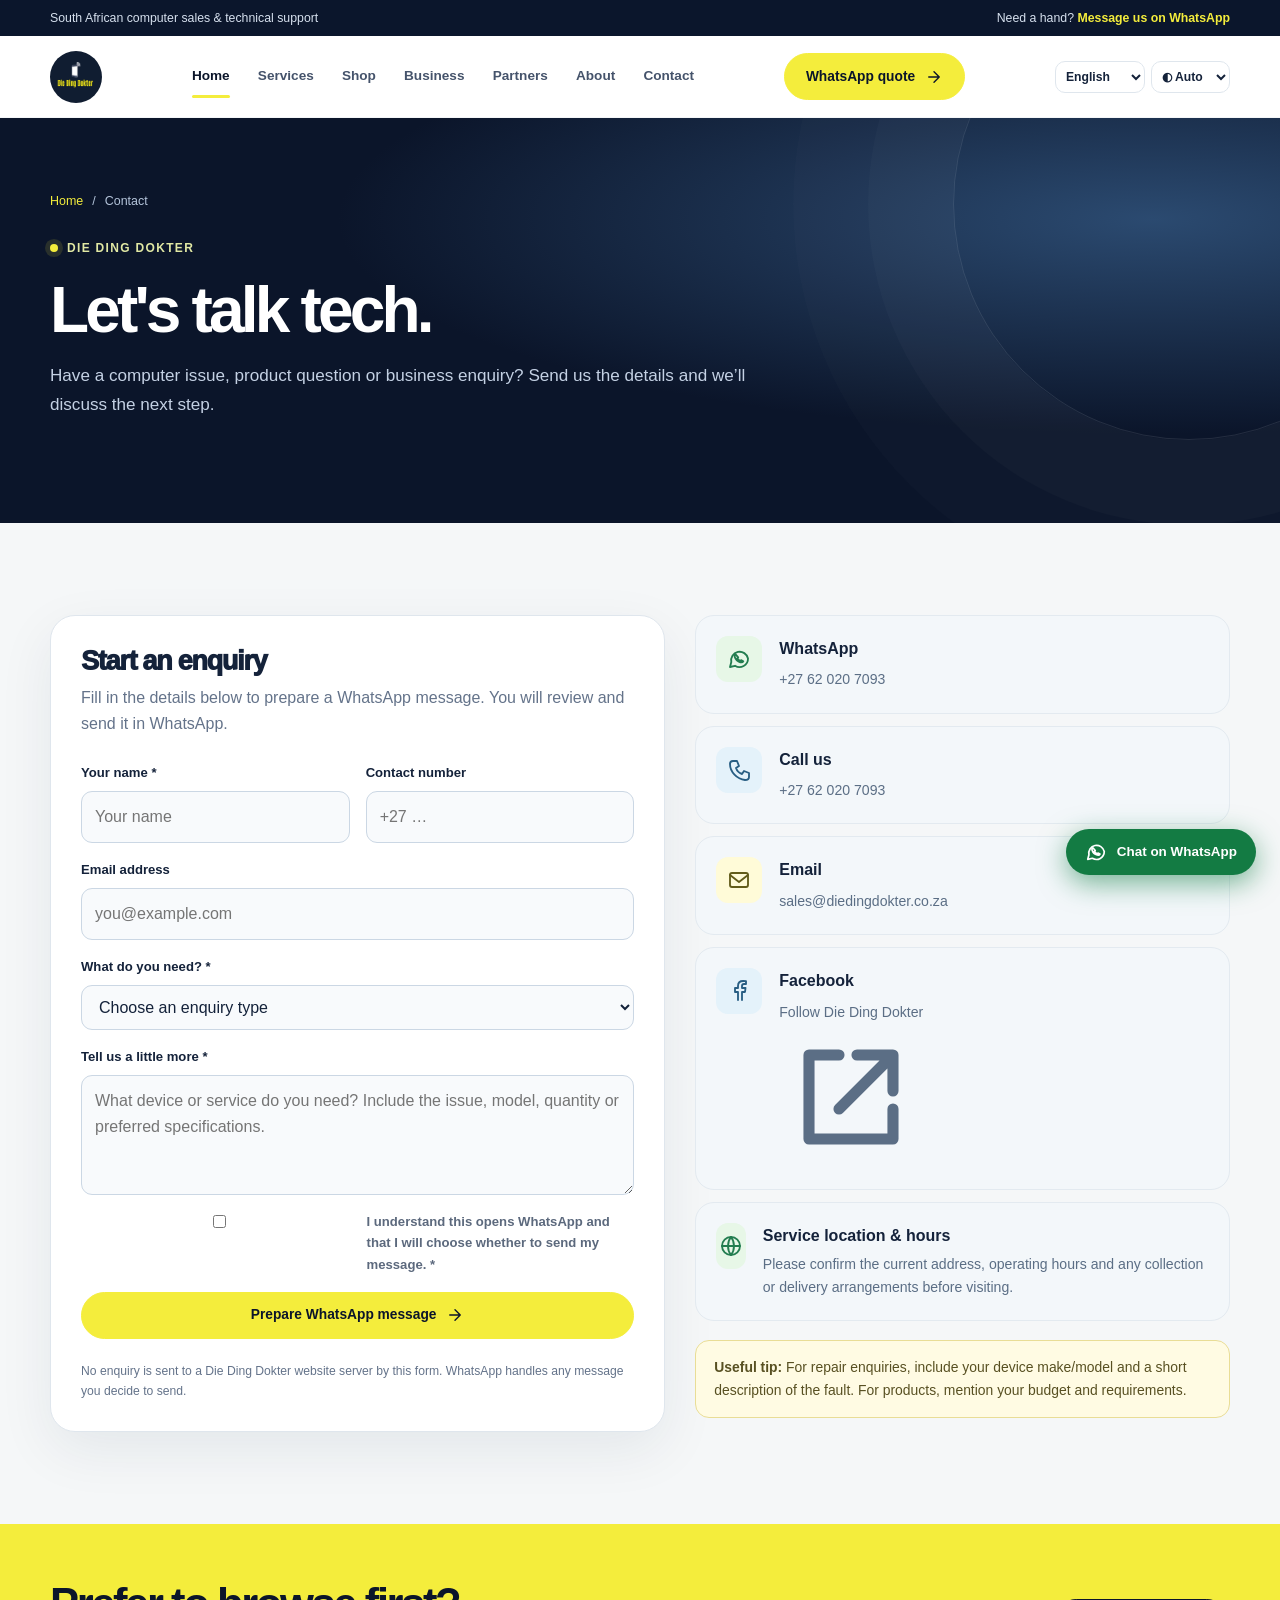
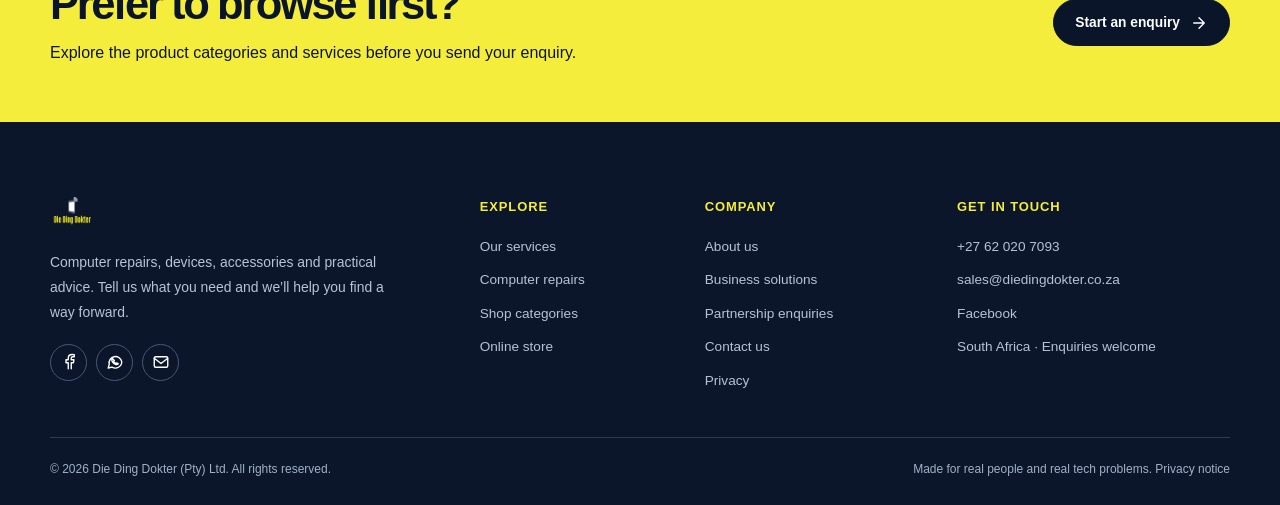
<file: contact/index.html>
<!doctype html><html lang="en-ZA"><head><meta charset="utf-8"><meta name="viewport" content="width=device-width, initial-scale=1"><meta name="theme-color" content="#0b152a"><meta name="description" content="Contact Die Ding Dokter for computer repairs, refurbished laptops, business hardware enquiries and technical assistance. WhatsApp +27 62 020 7093."><link rel="canonical" href="https://www.diedingdokter.co.za/contact/"><link rel="icon" href="/assets/ddd-logo.png" type="image/png"><link rel="apple-touch-icon" href="/assets/ddd-logo.png"><link rel="stylesheet" href="../assets/style.css"><meta property="og:type" content="website"><meta property="og:site_name" content="Die Ding Dokter"><meta property="og:title" content="Contact Die Ding Dokter | WhatsApp & quotations"><meta property="og:description" content="Contact Die Ding Dokter for computer repairs, refurbished laptops, business hardware enquiries and technical assistance. WhatsApp +27 62 020 7093."><meta property="og:url" content="https://www.diedingdokter.co.za/contact/"><meta property="og:image" content="https://www.diedingdokter.co.za/assets/ddd-logo.png"><meta name="twitter:card" content="summary_large_image"><title>Contact Die Ding Dokter | WhatsApp & quotations | Die Ding Dokter</title><script type="application/ld+json">{"@context":"https://schema.org","@type":"ComputerStore","name":"Die Ding Dokter","description":"Computer repairs, refurbished devices and IT hardware enquiries in South Africa.","url":"https://www.diedingdokter.co.za/","telephone":"+27 62 020 7093","email":"sales@diedingdokter.co.za","sameAs":["https://www.facebook.com/diedingdokter"],"areaServed":{"@type":"Country","name":"South Africa"}}</script><script defer src="../assets/site.js"></script></head><body><a href="#main" class="skip">Skip to content</a><div class="topbar"><div class="container topbar-inner"><span>South African computer sales &amp; technical support</span><span>Need a hand? <a href="https://wa.me/27620207093?text=Hello%20Die%20Ding%20Dokter%2C%20I%20need%20some%20help%20with%20my%20computer." target="_blank" rel="noopener noreferrer">Message us on WhatsApp</a></span></div></div><header class="header"><div class="container header-inner"><a class="brand" href="../" aria-label="Die Ding Dokter home"><span class="brand-icon"><img src="../assets/ddd-logo.png" alt="" width="46" height="46" decoding="async"></span></a><nav aria-label="Primary navigation" class="nav"><a aria-current="page" href="../">Home</a><a href="../services/">Services</a><a href="../shop/">Shop</a><a href="../business/">Business</a><a href="../partners/">Partners</a><a href="../about/">About</a><a href="../contact/">Contact</a></nav><div class="header-action"><a class="btn btn-gold" target="_blank" rel="noopener noreferrer" href="https://wa.me/27620207093?text=Hello%20Die%20Ding%20Dokter%2C%20I'd%20like%20a%20quotation.">WhatsApp quote <svg aria-hidden="true" viewBox="0 0 24 24" fill="none" stroke="currentColor" stroke-width="1.85" stroke-linecap="round" stroke-linejoin="round"><path d="M5 12h14m-7-7 7 7-7 7"/></svg></a></div><button class="menu-btn" data-menu-toggle type="button" aria-expanded="false" aria-controls="mobile-navigation" aria-label="Toggle navigation"><svg aria-hidden="true" viewBox="0 0 24 24" fill="none" stroke="currentColor" stroke-width="1.85" stroke-linecap="round" stroke-linejoin="round"><path d="M4 6h16M4 12h16M4 18h16"/></svg></button></div><nav id="mobile-navigation" class="mobile-menu" data-mobile-menu aria-label="Mobile navigation"><a aria-current="page" href="../">Home</a><a href="../services/">Services</a><a href="../shop/">Shop</a><a href="../business/">Business</a><a href="../partners/">Partners</a><a href="../about/">About</a><a href="../contact/">Contact</a></nav></header><main id="main"><section class="page-hero"><div class="container"><div class="crumbs"><a href="../">Home</a><span>/</span><span>Contact</span></div><span class="eyebrow light" style="margin-top:27px"><span class="dot"></span> Die Ding Dokter</span><h1>Let's talk tech.</h1><p>Have a computer issue, product question or business enquiry? Send us the details and we’ll discuss the next step.</p></div></section><section class="section alt"><div class="container contact-grid"><div class="form-card"><h2>Start an enquiry</h2><p>Fill in the details below to prepare a WhatsApp message. You will review and send it in WhatsApp.</p><form data-enquiry-form><div class="form-fields"><div class="field"><label for="name">Your name *</label><input id="name" name="name" autocomplete="name" required maxlength="120" placeholder="Your name"></div><div class="field"><label for="phone">Contact number</label><input id="phone" name="phone" autocomplete="tel" inputmode="tel" maxlength="40" placeholder="+27 …"></div><div class="field full"><label for="email">Email address</label><input id="email" name="email" type="email" autocomplete="email" maxlength="150" placeholder="you@example.com"></div><div class="field full"><label for="service">What do you need? *</label><select id="service" name="service" required><option value="">Choose an enquiry type</option><option value="Laptop & PC repairs">Laptop & PC repairs</option><option value="Refurbished devices">Refurbished devices</option><option value="Computers">Computers</option><option value="Computer sourcing">Computer sourcing</option><option value="Shop refurbished laptops">Shop refurbished laptops</option><option value="Shop desktop computers">Shop desktop computers</option><option value="Shop computer accessories">Shop computer accessories</option><option value="Ask about computer upgrades">Ask about computer upgrades</option><option value="Upgrades & components">Upgrades & components</option><option value="Accessories">Accessories</option><option value="Business hardware">Business hardware</option><option value="Request a business hardware quotation">Request a business hardware quotation</option><option value="Ask about networking products">Ask about networking products</option><option value="Networking products">Networking products</option><option value="Partnership enquiry">Partnership enquiry</option><option value="General enquiry">General enquiry</option></select></div><div class="field full"><label for="message">Tell us a little more *</label><textarea id="message" name="message" required minlength="8" maxlength="1500" placeholder="What device or service do you need? Include the issue, model, quantity or preferred specifications."></textarea></div><div class="field full"><label class="consent" for="consent"><input id="consent" type="checkbox" required><span>I understand this opens WhatsApp and that I will choose whether to send my message. *</span></label></div><div class="field full"><button class="btn btn-gold" type="submit">Prepare WhatsApp message <svg aria-hidden="true" viewBox="0 0 24 24" fill="none" stroke="currentColor" stroke-width="1.85" stroke-linecap="round" stroke-linejoin="round"><path d="M5 12h14m-7-7 7 7-7 7"/></svg></button><p class="form-footnote">No enquiry is sent to a Die Ding Dokter website server by this form. WhatsApp handles any message you decide to send.</p></div></div></form></div><aside><div class="methods"><div class="method"><div class="icon-tile green"><svg aria-hidden="true" viewBox="0 0 24 24" fill="none" stroke="currentColor" stroke-width="1.85" stroke-linecap="round" stroke-linejoin="round"><path d="M21 11.5A8.5 8.5 0 0 1 8 18.8L3 20l1.3-4.9A8.5 8.5 0 1 1 21 11.5Z"/><path d="M8.6 7.4c-.5.2-1.2 1.4-.8 2.7.6 2 3 4.6 5.5 5.2 1.4.3 2.7-.4 3-1l-2.2-1.1-1 1-2.9-2.9 1-1z"/></svg></div><div><strong>WhatsApp</strong><a href="https://wa.me/27620207093?text=Hello%20Die%20Ding%20Dokter%2C%20I'd%20like%20to%20make%20an%20enquiry." target="_blank" rel="noopener noreferrer">+27 62 020 7093</a></div></div><div class="method"><div class="icon-tile blue"><svg aria-hidden="true" viewBox="0 0 24 24" fill="none" stroke="currentColor" stroke-width="1.85" stroke-linecap="round" stroke-linejoin="round"><path d="M6 3h4l2 5-3 2c1 3 3 5 6 6l2-3 5 2v4c0 2-2 3-4 3C10 21 3 14 3 6c0-2 1-3 3-3z"/></svg></div><div><strong>Call us</strong><a href="tel:+27620207093">+27 62 020 7093</a></div></div><div class="method"><div class="icon-tile yellow"><svg aria-hidden="true" viewBox="0 0 24 24" fill="none" stroke="currentColor" stroke-width="1.85" stroke-linecap="round" stroke-linejoin="round"><rect x="3" y="5" width="18" height="14" rx="2"/><path d="m3 7 9 7 9-7"/></svg></div><div><strong>Email</strong><a href="mailto:sales@diedingdokter.co.za">sales@diedingdokter.co.za</a></div></div><div class="method"><div class="icon-tile blue"><svg aria-hidden="true" viewBox="0 0 24 24" fill="none" stroke="currentColor" stroke-width="1.85" stroke-linecap="round" stroke-linejoin="round"><path d="M15 21v-8h3l.5-4H15V7c0-1.1.4-2 2-2h2V2.2A20 20 0 0 0 16.2 2C13 2 11 4 11 7v2H8v4h3v8"/></svg></div><div><strong>Facebook</strong><a href="https://www.facebook.com/diedingdokter" target="_blank" rel="noopener noreferrer">Follow Die Ding Dokter <svg aria-hidden="true" viewBox="0 0 24 24" fill="none" stroke="currentColor" stroke-width="1.85" stroke-linecap="round" stroke-linejoin="round"><path d="M13 5h6v6M19 5l-9 9"/><path d="M19 14v5H5V5h5"/></svg></a></div></div><div class="method"><div class="icon-tile green"><svg aria-hidden="true" viewBox="0 0 24 24" fill="none" stroke="currentColor" stroke-width="1.85" stroke-linecap="round" stroke-linejoin="round"><circle cx="12" cy="12" r="9"/><path d="M3 12h18M12 3c-4 5-4 13 0 18m0-18c4 5 4 13 0 18"/></svg></div><div><strong>Service location & hours</strong><p>Please confirm the current address, operating hours and any collection or delivery arrangements before visiting.</p></div></div></div><div class="note" style="margin-top:19px"><strong>Useful tip:</strong> For repair enquiries, include your device make/model and a short description of the fault. For products, mention your budget and requirements.</div></aside></div></section><section class="cta"><div class="container cta-inner"><div><h2>Prefer to browse first?</h2><p>Explore the product categories and services before you send your enquiry.</p></div><a class="btn btn-dark" href="../contact/">Start an enquiry <svg aria-hidden="true" viewBox="0 0 24 24" fill="none" stroke="currentColor" stroke-width="1.85" stroke-linecap="round" stroke-linejoin="round"><path d="M5 12h14m-7-7 7 7-7 7"/></svg></a></div></section></main><footer class="footer"><div class="container"><div class="footer-grid"><div><a class="brand" href="../"><span class="brand-icon"><img src="../assets/ddd-logo.png" alt="" width="46" height="46" decoding="async"></span></a><p>Computer repairs, devices, accessories and practical advice. Tell us what you need and we’ll help you find a way forward.</p><div class="socials"><a href="https://www.facebook.com/diedingdokter" target="_blank" rel="noopener noreferrer" aria-label="Die Ding Dokter on Facebook"><svg aria-hidden="true" viewBox="0 0 24 24" fill="none" stroke="currentColor" stroke-width="1.85" stroke-linecap="round" stroke-linejoin="round"><path d="M15 21v-8h3l.5-4H15V7c0-1.1.4-2 2-2h2V2.2A20 20 0 0 0 16.2 2C13 2 11 4 11 7v2H8v4h3v8"/></svg></a><a href="https://wa.me/27620207093?text=Hello%20Die%20Ding%20Dokter!" target="_blank" rel="noopener noreferrer" aria-label="Chat with Die Ding Dokter on WhatsApp"><svg aria-hidden="true" viewBox="0 0 24 24" fill="none" stroke="currentColor" stroke-width="1.85" stroke-linecap="round" stroke-linejoin="round"><path d="M21 11.5A8.5 8.5 0 0 1 8 18.8L3 20l1.3-4.9A8.5 8.5 0 1 1 21 11.5Z"/><path d="M8.6 7.4c-.5.2-1.2 1.4-.8 2.7.6 2 3 4.6 5.5 5.2 1.4.3 2.7-.4 3-1l-2.2-1.1-1 1-2.9-2.9 1-1z"/></svg></a><a href="mailto:sales@diedingdokter.co.za" aria-label="Email Die Ding Dokter"><svg aria-hidden="true" viewBox="0 0 24 24" fill="none" stroke="currentColor" stroke-width="1.85" stroke-linecap="round" stroke-linejoin="round"><rect x="3" y="5" width="18" height="14" rx="2"/><path d="m3 7 9 7 9-7"/></svg></a></div></div><div><h3>Explore</h3><div class="footer-links"><a href="../services/">Our services</a><a href="../services/repairs/">Computer repairs</a><a href="../shop/">Shop categories</a><a href="https://store.diedingdokter.co.za/" target="_blank" rel="noopener noreferrer">Online store</a></div></div><div><h3>Company</h3><div class="footer-links"><a href="../about/">About us</a><a href="../business/">Business solutions</a><a href="../partners/">Partnership enquiries</a><a href="../contact/">Contact us</a><a href="../privacy/">Privacy</a></div></div><div><h3>Get in touch</h3><div class="footer-links"><a href="tel:+27620207093">+27 62 020 7093</a><a href="mailto:sales@diedingdokter.co.za">sales@diedingdokter.co.za</a><a href="https://www.facebook.com/diedingdokter" target="_blank" rel="noopener noreferrer">Facebook</a><span>South Africa · Enquiries welcome</span></div></div></div><div class="footer-bottom"><span>© <span data-year>2026</span> Die Ding Dokter (Pty) Ltd. All rights reserved.</span><span>Made for real people and real tech problems. <a href="../privacy/">Privacy notice</a></span></div></div></footer><a class="whatsapp-float" href="https://wa.me/27620207093?text=Hello%20Die%20Ding%20Dokter%2C%20I'd%20like%20some%20help." target="_blank" rel="noopener noreferrer"><svg aria-hidden="true" viewBox="0 0 24 24" fill="none" stroke="currentColor" stroke-width="1.85" stroke-linecap="round" stroke-linejoin="round"><path d="M21 11.5A8.5 8.5 0 0 1 8 18.8L3 20l1.3-4.9A8.5 8.5 0 1 1 21 11.5Z"/><path d="M8.6 7.4c-.5.2-1.2 1.4-.8 2.7.6 2 3 4.6 5.5 5.2 1.4.3 2.7-.4 3-1l-2.2-1.1-1 1-2.9-2.9 1-1z"/></svg> Chat on WhatsApp</a><nav class="mobile-cta" aria-label="Quick actions"><a href="../contact/"><svg aria-hidden="true" viewBox="0 0 24 24" fill="none" stroke="currentColor" stroke-width="1.85" stroke-linecap="round" stroke-linejoin="round"><path d="M21 11.5a8.5 8.5 0 0 1-8.5 8.5c-1.7 0-3.3-.5-4.6-1.3L3 20l1.4-4.5A8.5 8.5 0 1 1 21 11.5Z"/></svg>Get quote</a><a href="../shop/"><svg aria-hidden="true" viewBox="0 0 24 24" fill="none" stroke="currentColor" stroke-width="1.85" stroke-linecap="round" stroke-linejoin="round"><path d="M4 9h16l-1 12H5zM3 9l2-6h14l2 6M9 13v3m6-3v3"/></svg>Shop</a><a href="tel:+27620207093"><svg aria-hidden="true" viewBox="0 0 24 24" fill="none" stroke="currentColor" stroke-width="1.85" stroke-linecap="round" stroke-linejoin="round"><path d="M6 3h4l2 5-3 2c1 3 3 5 6 6l2-3 5 2v4c0 2-2 3-4 3C10 21 3 14 3 6c0-2 1-3 3-3z"/></svg>Call</a></nav></body></html>
</file>
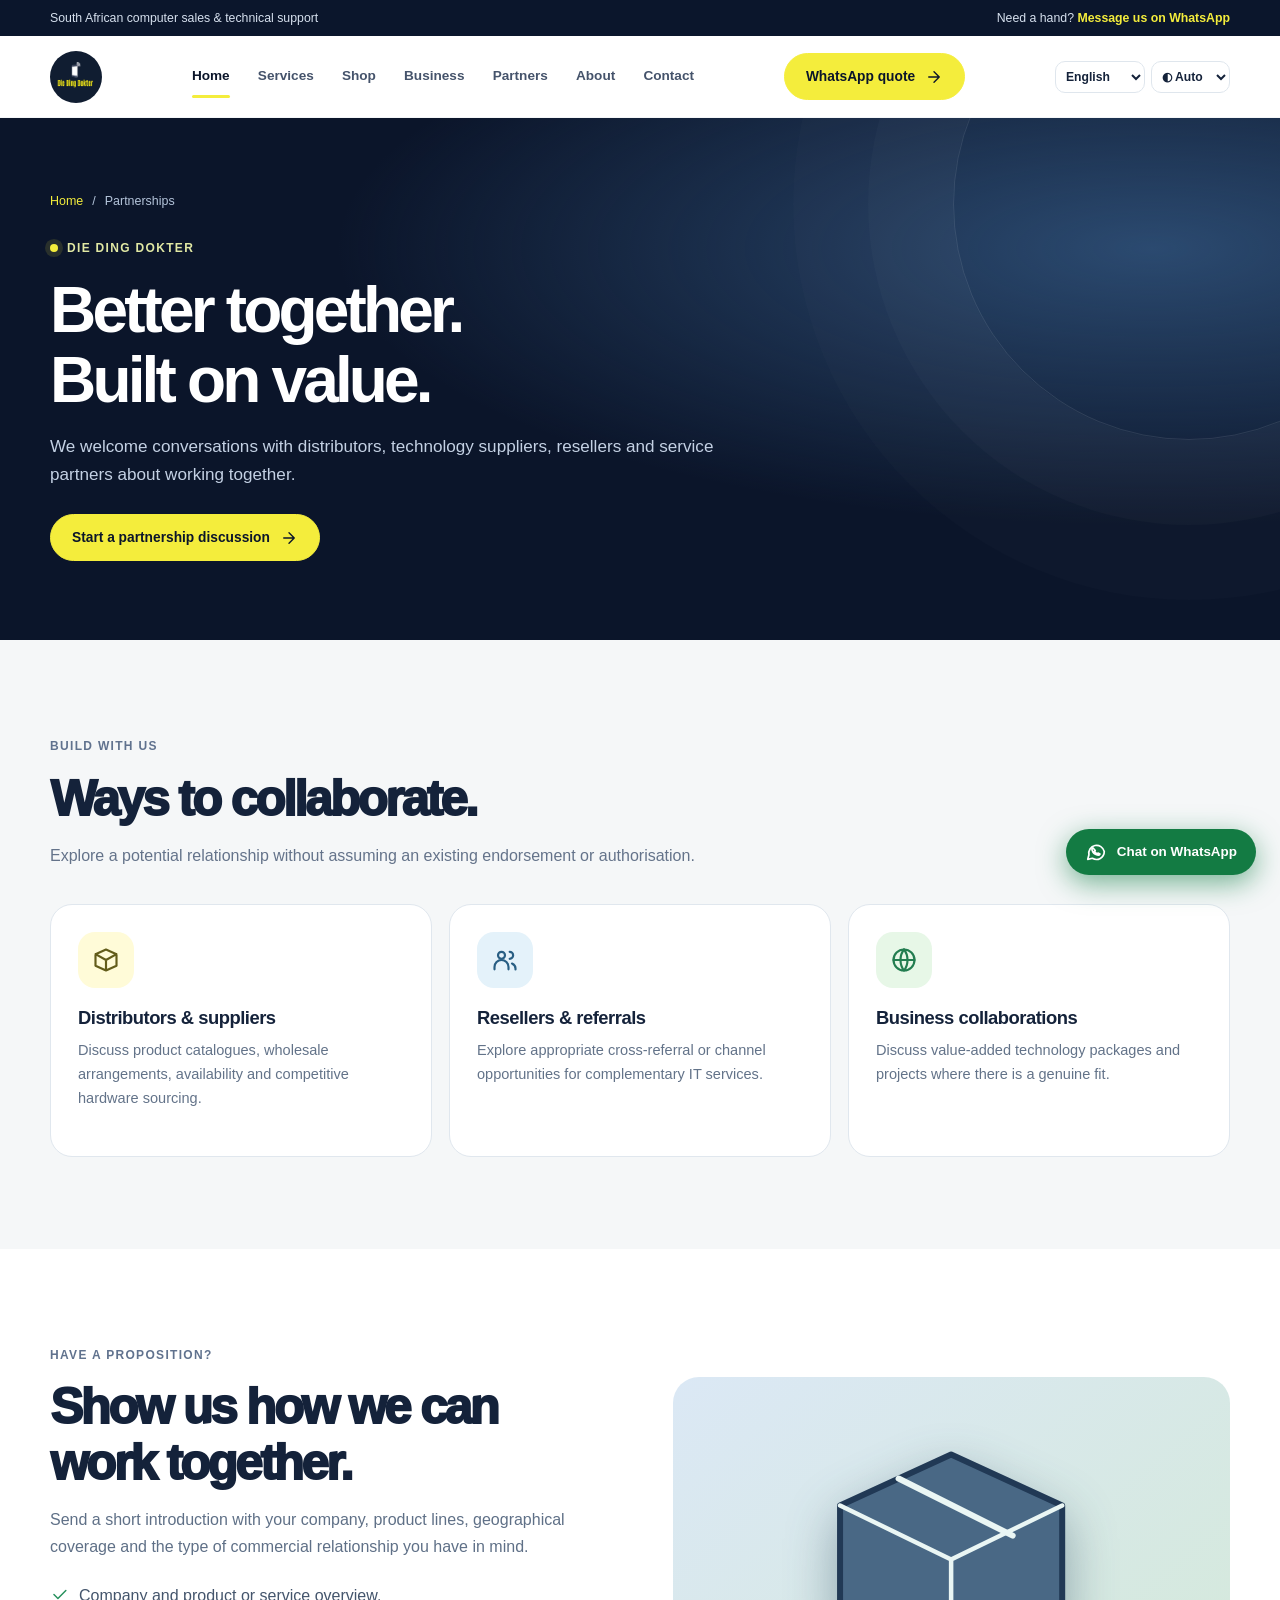
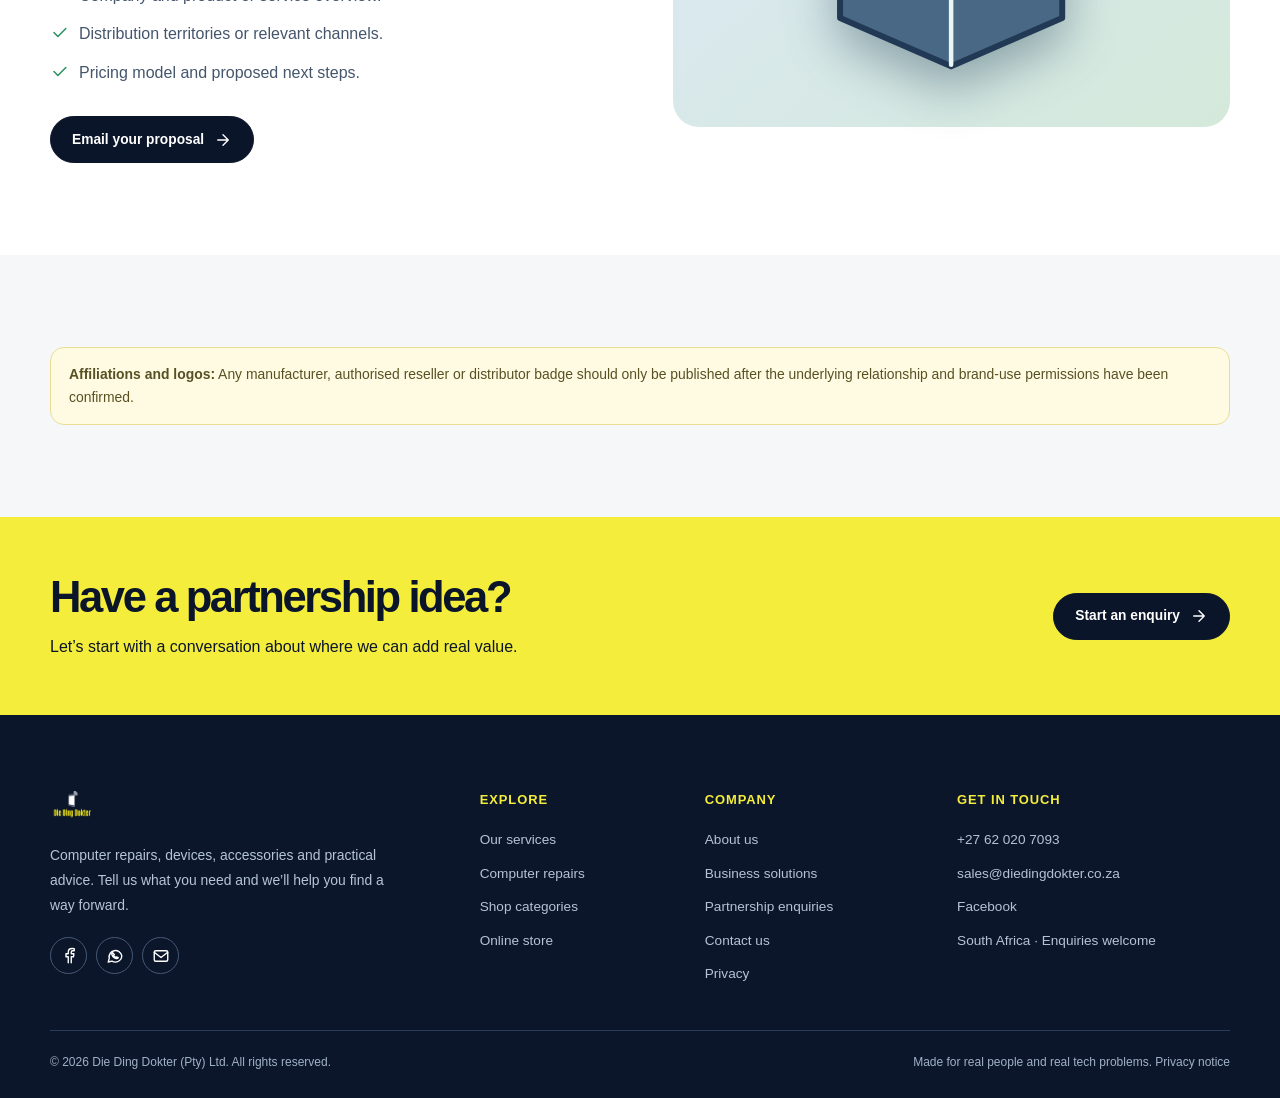
<file: partners/index.html>
<!doctype html><html lang="en-ZA"><head><meta charset="utf-8"><meta name="viewport" content="width=device-width, initial-scale=1"><meta name="theme-color" content="#0b152a"><meta name="description" content="Explore opportunities to collaborate with Die Ding Dokter on technology supply, referrals, reseller programmes and computer hardware distribution."><link rel="canonical" href="https://www.diedingdokter.co.za/partners/"><link rel="icon" href="/assets/ddd-logo.png" type="image/png"><link rel="apple-touch-icon" href="/assets/ddd-logo.png"><link rel="stylesheet" href="../assets/style.css"><meta property="og:type" content="website"><meta property="og:site_name" content="Die Ding Dokter"><meta property="og:title" content="Partner, supplier & distributor enquiries"><meta property="og:description" content="Explore opportunities to collaborate with Die Ding Dokter on technology supply, referrals, reseller programmes and computer hardware distribution."><meta property="og:url" content="https://www.diedingdokter.co.za/partners/"><meta property="og:image" content="https://www.diedingdokter.co.za/assets/ddd-logo.png"><meta name="twitter:card" content="summary_large_image"><title>Partner, supplier & distributor enquiries | Die Ding Dokter</title><script type="application/ld+json">{"@context":"https://schema.org","@type":"ComputerStore","name":"Die Ding Dokter","description":"Computer repairs, refurbished devices and IT hardware enquiries in South Africa.","url":"https://www.diedingdokter.co.za/","telephone":"+27 62 020 7093","email":"sales@diedingdokter.co.za","sameAs":["https://www.facebook.com/diedingdokter"],"areaServed":{"@type":"Country","name":"South Africa"}}</script><script defer src="../assets/site.js"></script></head><body><a href="#main" class="skip">Skip to content</a><div class="topbar"><div class="container topbar-inner"><span>South African computer sales &amp; technical support</span><span>Need a hand? <a href="https://wa.me/27620207093?text=Hello%20Die%20Ding%20Dokter%2C%20I%20need%20some%20help%20with%20my%20computer." target="_blank" rel="noopener noreferrer">Message us on WhatsApp</a></span></div></div><header class="header"><div class="container header-inner"><a class="brand" href="../" aria-label="Die Ding Dokter home"><span class="brand-icon"><img src="../assets/ddd-logo.png" alt="" width="46" height="46" decoding="async"></span></a><nav aria-label="Primary navigation" class="nav"><a aria-current="page" href="../">Home</a><a href="../services/">Services</a><a href="../shop/">Shop</a><a href="../business/">Business</a><a href="../partners/">Partners</a><a href="../about/">About</a><a href="../contact/">Contact</a></nav><div class="header-action"><a class="btn btn-gold" target="_blank" rel="noopener noreferrer" href="https://wa.me/27620207093?text=Hello%20Die%20Ding%20Dokter%2C%20I'd%20like%20a%20quotation.">WhatsApp quote <svg aria-hidden="true" viewBox="0 0 24 24" fill="none" stroke="currentColor" stroke-width="1.85" stroke-linecap="round" stroke-linejoin="round"><path d="M5 12h14m-7-7 7 7-7 7"/></svg></a></div><button class="menu-btn" data-menu-toggle type="button" aria-expanded="false" aria-controls="mobile-navigation" aria-label="Toggle navigation"><svg aria-hidden="true" viewBox="0 0 24 24" fill="none" stroke="currentColor" stroke-width="1.85" stroke-linecap="round" stroke-linejoin="round"><path d="M4 6h16M4 12h16M4 18h16"/></svg></button></div><nav id="mobile-navigation" class="mobile-menu" data-mobile-menu aria-label="Mobile navigation"><a aria-current="page" href="../">Home</a><a href="../services/">Services</a><a href="../shop/">Shop</a><a href="../business/">Business</a><a href="../partners/">Partners</a><a href="../about/">About</a><a href="../contact/">Contact</a></nav></header><main id="main"><section class="page-hero"><div class="container"><div class="crumbs"><a href="../">Home</a><span>/</span><span>Partnerships</span></div><span class="eyebrow light" style="margin-top:27px"><span class="dot"></span> Die Ding Dokter</span><h1>Better together.<br>Built on value.</h1><p>We welcome conversations with distributors, technology suppliers, resellers and service partners about working together.</p><div class="actions"><a class="btn btn-gold" href="../contact/?service=Partnership%20enquiry">Start a partnership discussion <svg aria-hidden="true" viewBox="0 0 24 24" fill="none" stroke="currentColor" stroke-width="1.85" stroke-linecap="round" stroke-linejoin="round"><path d="M5 12h14m-7-7 7 7-7 7"/></svg></a></div></div></section><section class="section alt"><div class="container"><div class="head"><div><span class="eyebrow">Build with us</span><h2>Ways to collaborate.</h2><p>Explore a potential relationship without assuming an existing endorsement or authorisation.</p></div></div><div class="cards"><div class="card"><div class="icon-tile yellow"><svg aria-hidden="true" viewBox="0 0 24 24" fill="none" stroke="currentColor" stroke-width="1.85" stroke-linecap="round" stroke-linejoin="round"><path d="m3 7 9-4 9 4v10l-9 4-9-4zM3 7l9 5 9-5m-9 5v9"/></svg></div><h3>Distributors & suppliers</h3><p>Discuss product catalogues, wholesale arrangements, availability and competitive hardware sourcing.</p></div><div class="card"><div class="icon-tile blue"><svg aria-hidden="true" viewBox="0 0 24 24" fill="none" stroke="currentColor" stroke-width="1.85" stroke-linecap="round" stroke-linejoin="round"><circle cx="9" cy="8" r="3"/><path d="M3 20v-2a6 6 0 0 1 12 0v2M16 5a3 3 0 0 1 0 6m2 4a5 5 0 0 1 3 5"/></svg></div><h3>Resellers & referrals</h3><p>Explore appropriate cross-referral or channel opportunities for complementary IT services.</p></div><div class="card"><div class="icon-tile green"><svg aria-hidden="true" viewBox="0 0 24 24" fill="none" stroke="currentColor" stroke-width="1.85" stroke-linecap="round" stroke-linejoin="round"><circle cx="12" cy="12" r="9"/><path d="M3 12h18M12 3c-4 5-4 13 0 18m0-18c4 5 4 13 0 18"/></svg></div><h3>Business collaborations</h3><p>Discuss value-added technology packages and projects where there is a genuine fit.</p></div></div></div></section><section class="section"><div class="container split"><div class="text-block"><span class="eyebrow">Have a proposition?</span><h2>Show us how we can work together.</h2><p>Send a short introduction with your company, product lines, geographical coverage and the type of commercial relationship you have in mind.</p><ul class="tick-list"><li><svg aria-hidden="true" viewBox="0 0 24 24" fill="none" stroke="currentColor" stroke-width="1.85" stroke-linecap="round" stroke-linejoin="round"><path d="m5 12 5 5L20 7"/></svg>Company and product or service overview.</li><li><svg aria-hidden="true" viewBox="0 0 24 24" fill="none" stroke="currentColor" stroke-width="1.85" stroke-linecap="round" stroke-linejoin="round"><path d="m5 12 5 5L20 7"/></svg>Distribution territories or relevant channels.</li><li><svg aria-hidden="true" viewBox="0 0 24 24" fill="none" stroke="currentColor" stroke-width="1.85" stroke-linecap="round" stroke-linejoin="round"><path d="m5 12 5 5L20 7"/></svg>Pricing model and proposed next steps.</li></ul><a class="btn btn-dark" href="mailto:sales@diedingdokter.co.za?subject=Partnership%20enquiry">Email your proposal <svg aria-hidden="true" viewBox="0 0 24 24" fill="none" stroke="currentColor" stroke-width="1.85" stroke-linecap="round" stroke-linejoin="round"><path d="M5 12h14m-7-7 7 7-7 7"/></svg></a></div><div class="feature-art"><svg viewBox="0 0 260 160" role="img" aria-label="Illustration" fill="none" stroke="#213955" stroke-width="4" stroke-linecap="round" stroke-linejoin="round"><path d="M56 49 130 15l74 34v75l-74 32-74-32z" fill="#496885"/><path d="m56 49 74 36 74-36M130 85v70" stroke="#eaf6f4" stroke-width="3"/><path d="m95 31 76 38" stroke="#eaf6f4"/></svg></div></div></section><section class="section alt"><div class="container"><div class="note"><strong>Affiliations and logos:</strong> Any manufacturer, authorised reseller or distributor badge should only be published after the underlying relationship and brand-use permissions have been confirmed.</div></div></section><section class="cta"><div class="container cta-inner"><div><h2>Have a partnership idea?</h2><p>Let’s start with a conversation about where we can add real value.</p></div><a class="btn btn-dark" href="../contact/">Start an enquiry <svg aria-hidden="true" viewBox="0 0 24 24" fill="none" stroke="currentColor" stroke-width="1.85" stroke-linecap="round" stroke-linejoin="round"><path d="M5 12h14m-7-7 7 7-7 7"/></svg></a></div></section></main><footer class="footer"><div class="container"><div class="footer-grid"><div><a class="brand" href="../"><span class="brand-icon"><img src="../assets/ddd-logo.png" alt="" width="46" height="46" decoding="async"></span></a><p>Computer repairs, devices, accessories and practical advice. Tell us what you need and we’ll help you find a way forward.</p><div class="socials"><a href="https://www.facebook.com/diedingdokter" target="_blank" rel="noopener noreferrer" aria-label="Die Ding Dokter on Facebook"><svg aria-hidden="true" viewBox="0 0 24 24" fill="none" stroke="currentColor" stroke-width="1.85" stroke-linecap="round" stroke-linejoin="round"><path d="M15 21v-8h3l.5-4H15V7c0-1.1.4-2 2-2h2V2.2A20 20 0 0 0 16.2 2C13 2 11 4 11 7v2H8v4h3v8"/></svg></a><a href="https://wa.me/27620207093?text=Hello%20Die%20Ding%20Dokter!" target="_blank" rel="noopener noreferrer" aria-label="Chat with Die Ding Dokter on WhatsApp"><svg aria-hidden="true" viewBox="0 0 24 24" fill="none" stroke="currentColor" stroke-width="1.85" stroke-linecap="round" stroke-linejoin="round"><path d="M21 11.5A8.5 8.5 0 0 1 8 18.8L3 20l1.3-4.9A8.5 8.5 0 1 1 21 11.5Z"/><path d="M8.6 7.4c-.5.2-1.2 1.4-.8 2.7.6 2 3 4.6 5.5 5.2 1.4.3 2.7-.4 3-1l-2.2-1.1-1 1-2.9-2.9 1-1z"/></svg></a><a href="mailto:sales@diedingdokter.co.za" aria-label="Email Die Ding Dokter"><svg aria-hidden="true" viewBox="0 0 24 24" fill="none" stroke="currentColor" stroke-width="1.85" stroke-linecap="round" stroke-linejoin="round"><rect x="3" y="5" width="18" height="14" rx="2"/><path d="m3 7 9 7 9-7"/></svg></a></div></div><div><h3>Explore</h3><div class="footer-links"><a href="../services/">Our services</a><a href="../services/repairs/">Computer repairs</a><a href="../shop/">Shop categories</a><a href="https://store.diedingdokter.co.za/" target="_blank" rel="noopener noreferrer">Online store</a></div></div><div><h3>Company</h3><div class="footer-links"><a href="../about/">About us</a><a href="../business/">Business solutions</a><a href="../partners/">Partnership enquiries</a><a href="../contact/">Contact us</a><a href="../privacy/">Privacy</a></div></div><div><h3>Get in touch</h3><div class="footer-links"><a href="tel:+27620207093">+27 62 020 7093</a><a href="mailto:sales@diedingdokter.co.za">sales@diedingdokter.co.za</a><a href="https://www.facebook.com/diedingdokter" target="_blank" rel="noopener noreferrer">Facebook</a><span>South Africa · Enquiries welcome</span></div></div></div><div class="footer-bottom"><span>© <span data-year>2026</span> Die Ding Dokter (Pty) Ltd. All rights reserved.</span><span>Made for real people and real tech problems. <a href="../privacy/">Privacy notice</a></span></div></div></footer><a class="whatsapp-float" href="https://wa.me/27620207093?text=Hello%20Die%20Ding%20Dokter%2C%20I'd%20like%20some%20help." target="_blank" rel="noopener noreferrer"><svg aria-hidden="true" viewBox="0 0 24 24" fill="none" stroke="currentColor" stroke-width="1.85" stroke-linecap="round" stroke-linejoin="round"><path d="M21 11.5A8.5 8.5 0 0 1 8 18.8L3 20l1.3-4.9A8.5 8.5 0 1 1 21 11.5Z"/><path d="M8.6 7.4c-.5.2-1.2 1.4-.8 2.7.6 2 3 4.6 5.5 5.2 1.4.3 2.7-.4 3-1l-2.2-1.1-1 1-2.9-2.9 1-1z"/></svg> Chat on WhatsApp</a><nav class="mobile-cta" aria-label="Quick actions"><a href="../contact/"><svg aria-hidden="true" viewBox="0 0 24 24" fill="none" stroke="currentColor" stroke-width="1.85" stroke-linecap="round" stroke-linejoin="round"><path d="M21 11.5a8.5 8.5 0 0 1-8.5 8.5c-1.7 0-3.3-.5-4.6-1.3L3 20l1.4-4.5A8.5 8.5 0 1 1 21 11.5Z"/></svg>Get quote</a><a href="../shop/"><svg aria-hidden="true" viewBox="0 0 24 24" fill="none" stroke="currentColor" stroke-width="1.85" stroke-linecap="round" stroke-linejoin="round"><path d="M4 9h16l-1 12H5zM3 9l2-6h14l2 6M9 13v3m6-3v3"/></svg>Shop</a><a href="tel:+27620207093"><svg aria-hidden="true" viewBox="0 0 24 24" fill="none" stroke="currentColor" stroke-width="1.85" stroke-linecap="round" stroke-linejoin="round"><path d="M6 3h4l2 5-3 2c1 3 3 5 6 6l2-3 5 2v4c0 2-2 3-4 3C10 21 3 14 3 6c0-2 1-3 3-3z"/></svg>Call</a></nav></body></html>
</file>
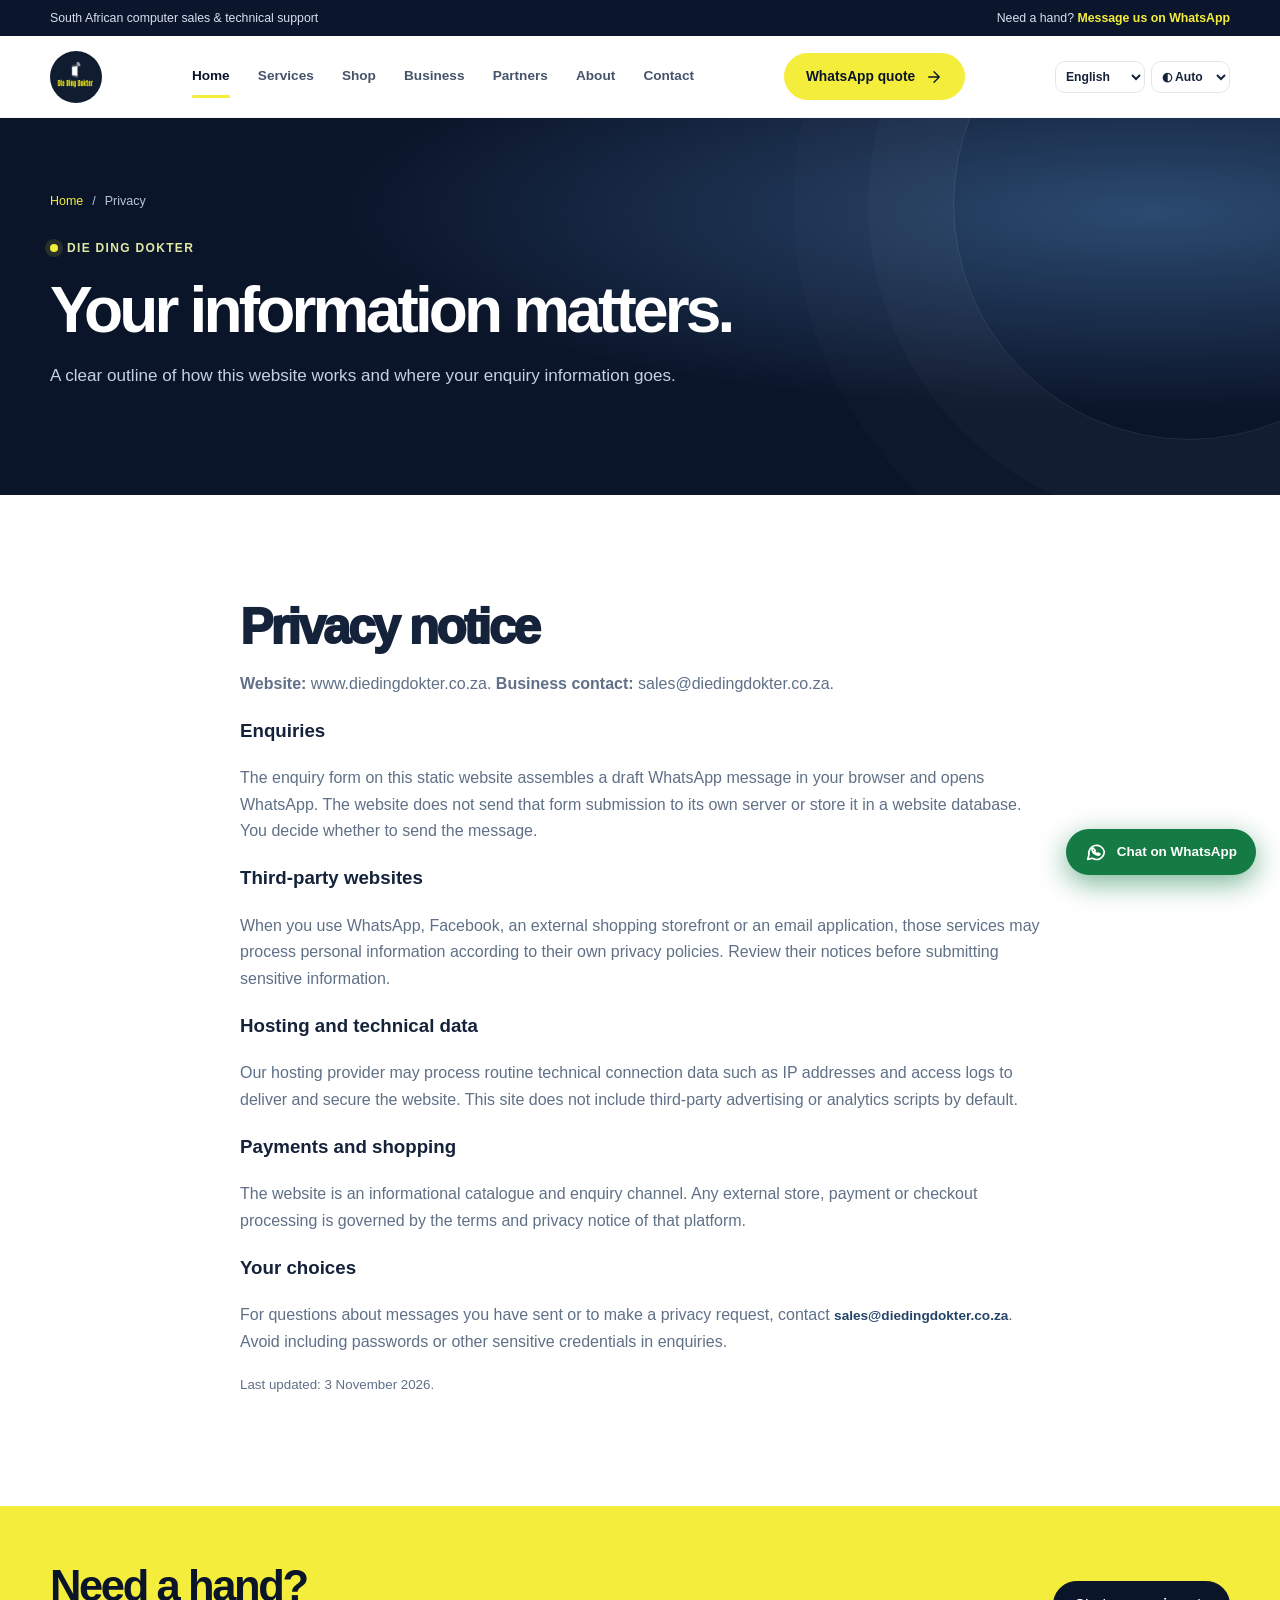
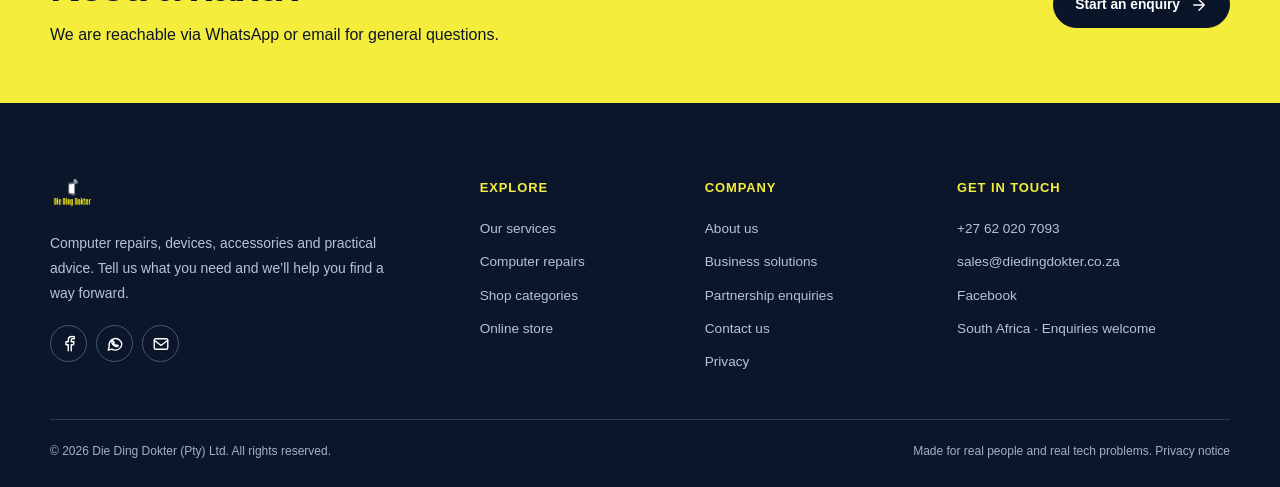
<file: privacy/index.html>
<!doctype html><html lang="en-ZA"><head><meta charset="utf-8"><meta name="viewport" content="width=device-width, initial-scale=1"><meta name="theme-color" content="#0b152a"><meta name="description" content="Learn how Die Ding Dokter’s informational website handles website enquiries, links to WhatsApp, email and third-party shopping services."><link rel="canonical" href="https://www.diedingdokter.co.za/privacy/"><link rel="icon" href="/assets/ddd-logo.png" type="image/png"><link rel="apple-touch-icon" href="/assets/ddd-logo.png"><link rel="stylesheet" href="../assets/style.css"><meta property="og:type" content="website"><meta property="og:site_name" content="Die Ding Dokter"><meta property="og:title" content="Privacy notice"><meta property="og:description" content="Learn how Die Ding Dokter’s informational website handles website enquiries, links to WhatsApp, email and third-party shopping services."><meta property="og:url" content="https://www.diedingdokter.co.za/privacy/"><meta property="og:image" content="https://www.diedingdokter.co.za/assets/ddd-logo.png"><meta name="twitter:card" content="summary_large_image"><title>Privacy notice | Die Ding Dokter</title><script type="application/ld+json">{"@context":"https://schema.org","@type":"ComputerStore","name":"Die Ding Dokter","description":"Computer repairs, refurbished devices and IT hardware enquiries in South Africa.","url":"https://www.diedingdokter.co.za/","telephone":"+27 62 020 7093","email":"sales@diedingdokter.co.za","sameAs":["https://www.facebook.com/diedingdokter"],"areaServed":{"@type":"Country","name":"South Africa"}}</script><script defer src="../assets/site.js"></script></head><body><a href="#main" class="skip">Skip to content</a><div class="topbar"><div class="container topbar-inner"><span>South African computer sales &amp; technical support</span><span>Need a hand? <a href="https://wa.me/27620207093?text=Hello%20Die%20Ding%20Dokter%2C%20I%20need%20some%20help%20with%20my%20computer." target="_blank" rel="noopener noreferrer">Message us on WhatsApp</a></span></div></div><header class="header"><div class="container header-inner"><a class="brand" href="../" aria-label="Die Ding Dokter home"><span class="brand-icon"><img src="../assets/ddd-logo.png" alt="" width="46" height="46" decoding="async"></span></a><nav aria-label="Primary navigation" class="nav"><a aria-current="page" href="../">Home</a><a href="../services/">Services</a><a href="../shop/">Shop</a><a href="../business/">Business</a><a href="../partners/">Partners</a><a href="../about/">About</a><a href="../contact/">Contact</a></nav><div class="header-action"><a class="btn btn-gold" target="_blank" rel="noopener noreferrer" href="https://wa.me/27620207093?text=Hello%20Die%20Ding%20Dokter%2C%20I'd%20like%20a%20quotation.">WhatsApp quote <svg aria-hidden="true" viewBox="0 0 24 24" fill="none" stroke="currentColor" stroke-width="1.85" stroke-linecap="round" stroke-linejoin="round"><path d="M5 12h14m-7-7 7 7-7 7"/></svg></a></div><button class="menu-btn" data-menu-toggle type="button" aria-expanded="false" aria-controls="mobile-navigation" aria-label="Toggle navigation"><svg aria-hidden="true" viewBox="0 0 24 24" fill="none" stroke="currentColor" stroke-width="1.85" stroke-linecap="round" stroke-linejoin="round"><path d="M4 6h16M4 12h16M4 18h16"/></svg></button></div><nav id="mobile-navigation" class="mobile-menu" data-mobile-menu aria-label="Mobile navigation"><a aria-current="page" href="../">Home</a><a href="../services/">Services</a><a href="../shop/">Shop</a><a href="../business/">Business</a><a href="../partners/">Partners</a><a href="../about/">About</a><a href="../contact/">Contact</a></nav></header><main id="main"><section class="page-hero"><div class="container"><div class="crumbs"><a href="../">Home</a><span>/</span><span>Privacy</span></div><span class="eyebrow light" style="margin-top:27px"><span class="dot"></span> Die Ding Dokter</span><h1>Your information matters.</h1><p>A clear outline of how this website works and where your enquiry information goes.</p></div></section><section class="section"><div class="container" style="max-width:800px"><div class="text-block"><h2>Privacy notice</h2><p><strong>Website:</strong> www.diedingdokter.co.za. <strong>Business contact:</strong> sales@diedingdokter.co.za.</p><h3>Enquiries</h3><p>The enquiry form on this static website assembles a draft WhatsApp message in your browser and opens WhatsApp. The website does not send that form submission to its own server or store it in a website database. You decide whether to send the message.</p><h3>Third-party websites</h3><p>When you use WhatsApp, Facebook, an external shopping storefront or an email application, those services may process personal information according to their own privacy policies. Review their notices before submitting sensitive information.</p><h3>Hosting and technical data</h3><p>Our hosting provider may process routine technical connection data such as IP addresses and access logs to deliver and secure the website. This site does not include third-party advertising or analytics scripts by default.</p><h3>Payments and shopping</h3><p>The website is an informational catalogue and enquiry channel. Any external store, payment or checkout processing is governed by the terms and privacy notice of that platform.</p><h3>Your choices</h3><p>For questions about messages you have sent or to make a privacy request, contact <a class="link" href="mailto:sales@diedingdokter.co.za">sales@diedingdokter.co.za</a>. Avoid including passwords or other sensitive credentials in enquiries.</p><p><small>Last updated: 3 November 2026.</small></p></div></div></section><section class="cta"><div class="container cta-inner"><div><h2>Need a hand?</h2><p>We are reachable via WhatsApp or email for general questions.</p></div><a class="btn btn-dark" href="../contact/">Start an enquiry <svg aria-hidden="true" viewBox="0 0 24 24" fill="none" stroke="currentColor" stroke-width="1.85" stroke-linecap="round" stroke-linejoin="round"><path d="M5 12h14m-7-7 7 7-7 7"/></svg></a></div></section></main><footer class="footer"><div class="container"><div class="footer-grid"><div><a class="brand" href="../"><span class="brand-icon"><img src="../assets/ddd-logo.png" alt="" width="46" height="46" decoding="async"></span></a><p>Computer repairs, devices, accessories and practical advice. Tell us what you need and we’ll help you find a way forward.</p><div class="socials"><a href="https://www.facebook.com/diedingdokter" target="_blank" rel="noopener noreferrer" aria-label="Die Ding Dokter on Facebook"><svg aria-hidden="true" viewBox="0 0 24 24" fill="none" stroke="currentColor" stroke-width="1.85" stroke-linecap="round" stroke-linejoin="round"><path d="M15 21v-8h3l.5-4H15V7c0-1.1.4-2 2-2h2V2.2A20 20 0 0 0 16.2 2C13 2 11 4 11 7v2H8v4h3v8"/></svg></a><a href="https://wa.me/27620207093?text=Hello%20Die%20Ding%20Dokter!" target="_blank" rel="noopener noreferrer" aria-label="Chat with Die Ding Dokter on WhatsApp"><svg aria-hidden="true" viewBox="0 0 24 24" fill="none" stroke="currentColor" stroke-width="1.85" stroke-linecap="round" stroke-linejoin="round"><path d="M21 11.5A8.5 8.5 0 0 1 8 18.8L3 20l1.3-4.9A8.5 8.5 0 1 1 21 11.5Z"/><path d="M8.6 7.4c-.5.2-1.2 1.4-.8 2.7.6 2 3 4.6 5.5 5.2 1.4.3 2.7-.4 3-1l-2.2-1.1-1 1-2.9-2.9 1-1z"/></svg></a><a href="mailto:sales@diedingdokter.co.za" aria-label="Email Die Ding Dokter"><svg aria-hidden="true" viewBox="0 0 24 24" fill="none" stroke="currentColor" stroke-width="1.85" stroke-linecap="round" stroke-linejoin="round"><rect x="3" y="5" width="18" height="14" rx="2"/><path d="m3 7 9 7 9-7"/></svg></a></div></div><div><h3>Explore</h3><div class="footer-links"><a href="../services/">Our services</a><a href="../services/repairs/">Computer repairs</a><a href="../shop/">Shop categories</a><a href="https://store.diedingdokter.co.za/" target="_blank" rel="noopener noreferrer">Online store</a></div></div><div><h3>Company</h3><div class="footer-links"><a href="../about/">About us</a><a href="../business/">Business solutions</a><a href="../partners/">Partnership enquiries</a><a href="../contact/">Contact us</a><a href="../privacy/">Privacy</a></div></div><div><h3>Get in touch</h3><div class="footer-links"><a href="tel:+27620207093">+27 62 020 7093</a><a href="mailto:sales@diedingdokter.co.za">sales@diedingdokter.co.za</a><a href="https://www.facebook.com/diedingdokter" target="_blank" rel="noopener noreferrer">Facebook</a><span>South Africa · Enquiries welcome</span></div></div></div><div class="footer-bottom"><span>© <span data-year>2026</span> Die Ding Dokter (Pty) Ltd. All rights reserved.</span><span>Made for real people and real tech problems. <a href="../privacy/">Privacy notice</a></span></div></div></footer><a class="whatsapp-float" href="https://wa.me/27620207093?text=Hello%20Die%20Ding%20Dokter%2C%20I'd%20like%20some%20help." target="_blank" rel="noopener noreferrer"><svg aria-hidden="true" viewBox="0 0 24 24" fill="none" stroke="currentColor" stroke-width="1.85" stroke-linecap="round" stroke-linejoin="round"><path d="M21 11.5A8.5 8.5 0 0 1 8 18.8L3 20l1.3-4.9A8.5 8.5 0 1 1 21 11.5Z"/><path d="M8.6 7.4c-.5.2-1.2 1.4-.8 2.7.6 2 3 4.6 5.5 5.2 1.4.3 2.7-.4 3-1l-2.2-1.1-1 1-2.9-2.9 1-1z"/></svg> Chat on WhatsApp</a><nav class="mobile-cta" aria-label="Quick actions"><a href="../contact/"><svg aria-hidden="true" viewBox="0 0 24 24" fill="none" stroke="currentColor" stroke-width="1.85" stroke-linecap="round" stroke-linejoin="round"><path d="M21 11.5a8.5 8.5 0 0 1-8.5 8.5c-1.7 0-3.3-.5-4.6-1.3L3 20l1.4-4.5A8.5 8.5 0 1 1 21 11.5Z"/></svg>Get quote</a><a href="../shop/"><svg aria-hidden="true" viewBox="0 0 24 24" fill="none" stroke="currentColor" stroke-width="1.85" stroke-linecap="round" stroke-linejoin="round"><path d="M4 9h16l-1 12H5zM3 9l2-6h14l2 6M9 13v3m6-3v3"/></svg>Shop</a><a href="tel:+27620207093"><svg aria-hidden="true" viewBox="0 0 24 24" fill="none" stroke="currentColor" stroke-width="1.85" stroke-linecap="round" stroke-linejoin="round"><path d="M6 3h4l2 5-3 2c1 3 3 5 6 6l2-3 5 2v4c0 2-2 3-4 3C10 21 3 14 3 6c0-2 1-3 3-3z"/></svg>Call</a></nav></body></html>
</file>
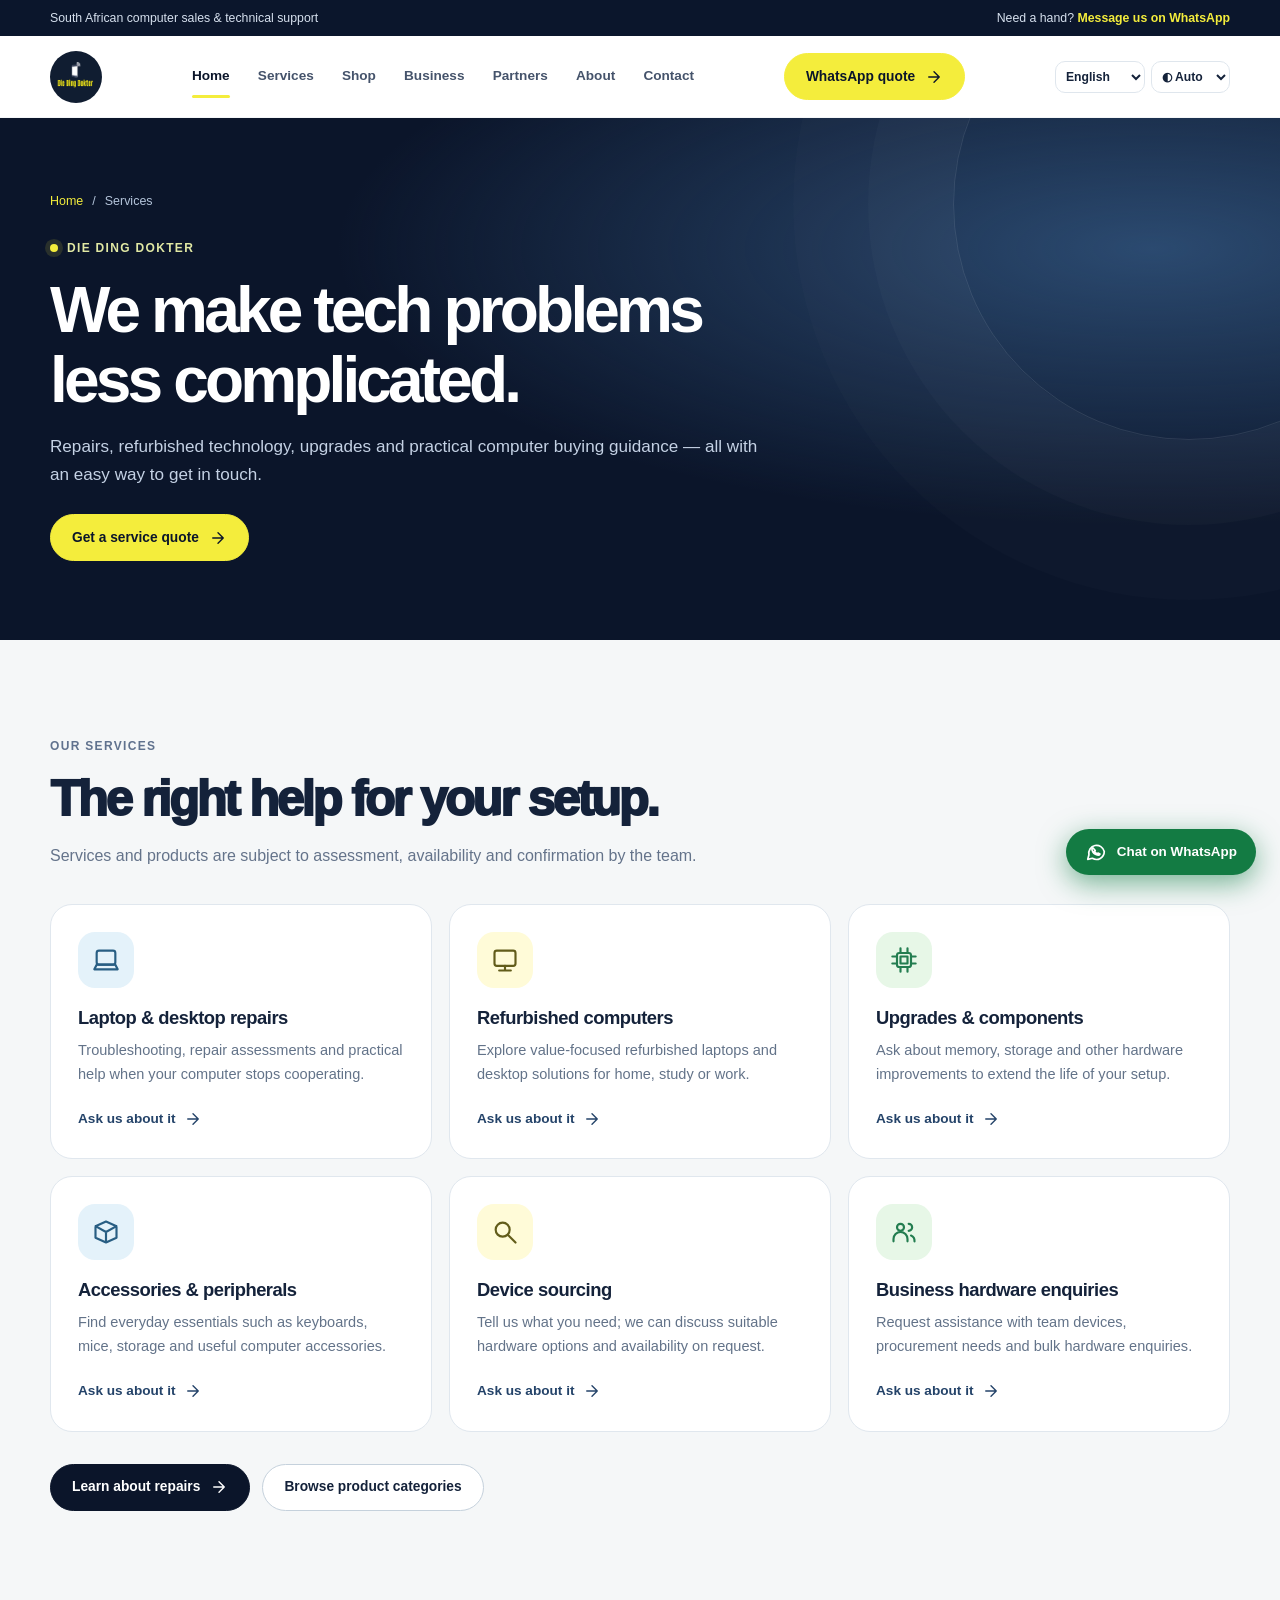
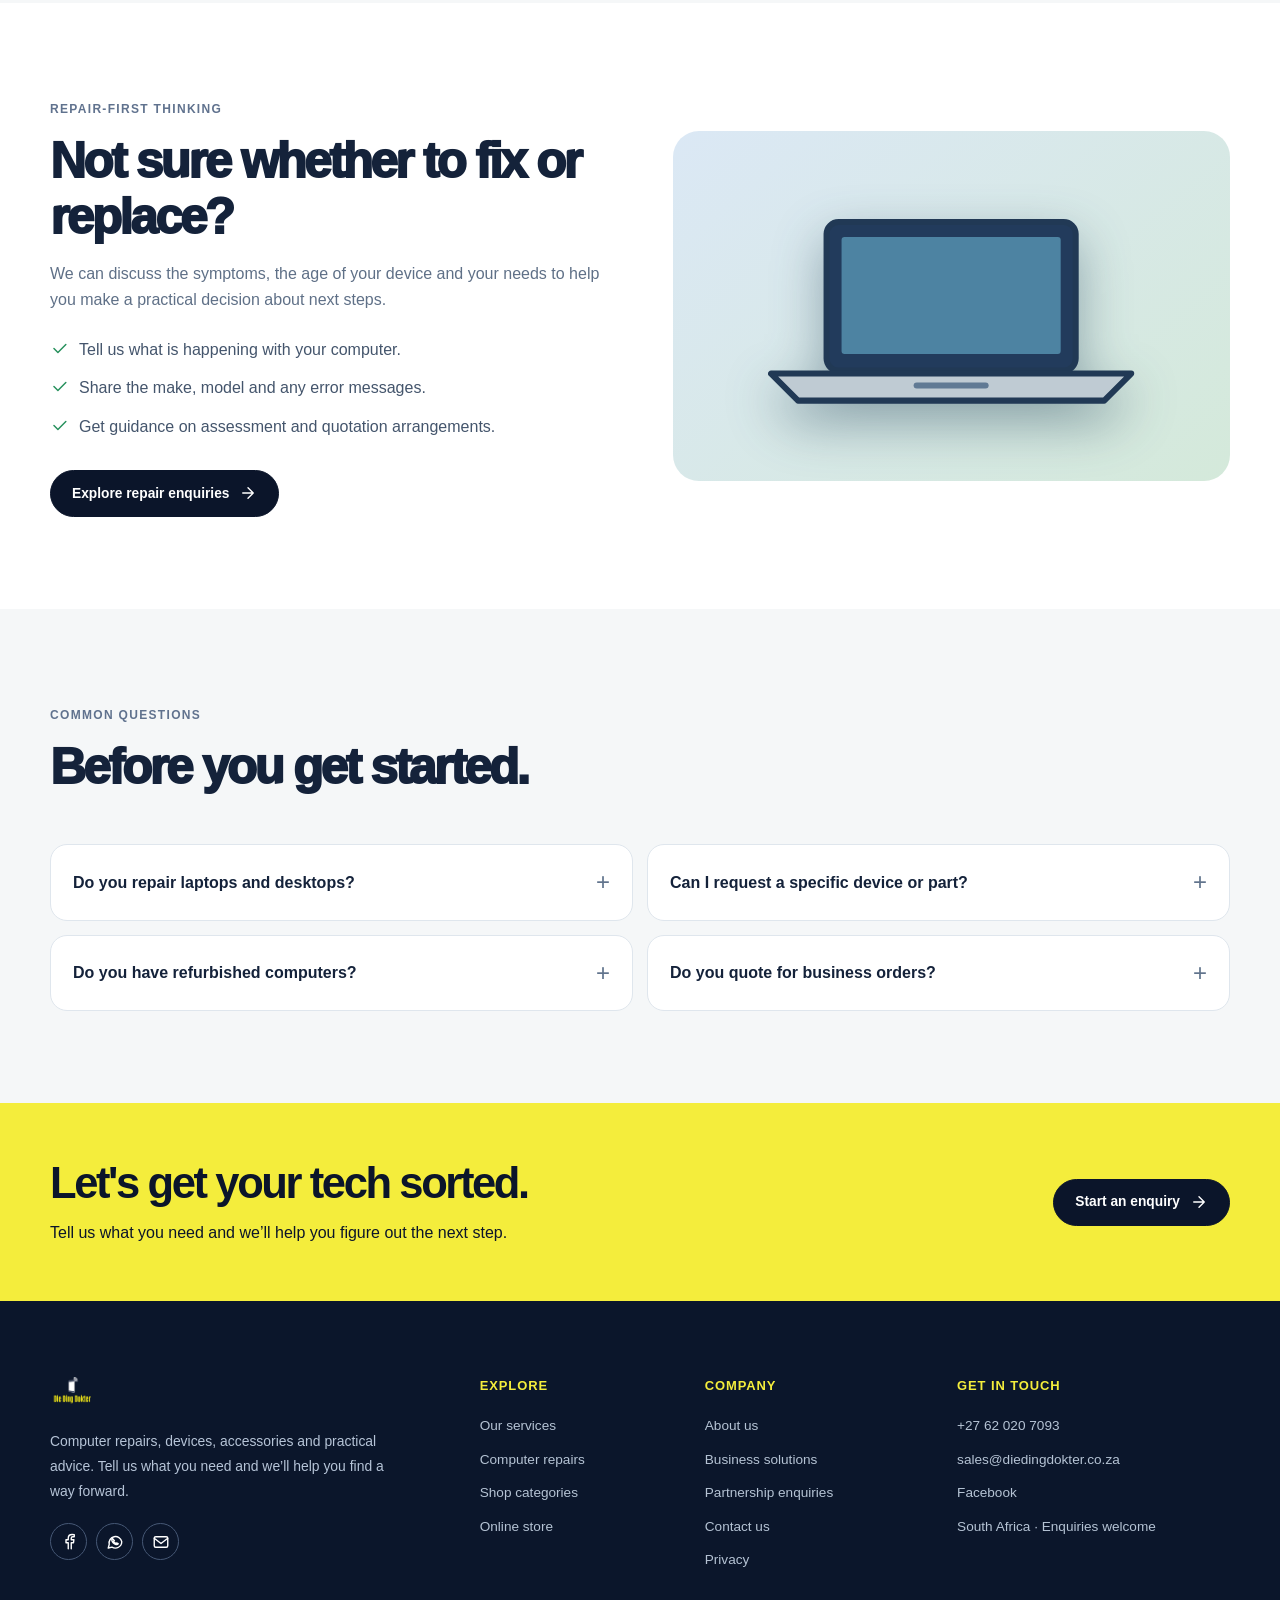
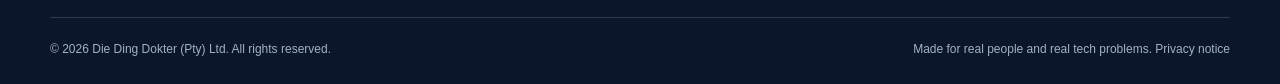
<file: services/index.html>
<!doctype html><html lang="en-ZA"><head><meta charset="utf-8"><meta name="viewport" content="width=device-width, initial-scale=1"><meta name="theme-color" content="#0b152a"><meta name="description" content="Explore computer repairs, refurbished devices, upgrades, accessories and hardware sourcing enquiries from Die Ding Dokter."><link rel="canonical" href="https://www.diedingdokter.co.za/services/"><link rel="icon" href="/assets/ddd-logo.png" type="image/png"><link rel="apple-touch-icon" href="/assets/ddd-logo.png"><link rel="stylesheet" href="../assets/style.css"><meta property="og:type" content="website"><meta property="og:site_name" content="Die Ding Dokter"><meta property="og:title" content="Computer repairs & IT services"><meta property="og:description" content="Explore computer repairs, refurbished devices, upgrades, accessories and hardware sourcing enquiries from Die Ding Dokter."><meta property="og:url" content="https://www.diedingdokter.co.za/services/"><meta property="og:image" content="https://www.diedingdokter.co.za/assets/ddd-logo.png"><meta name="twitter:card" content="summary_large_image"><title>Computer repairs & IT services | Die Ding Dokter</title><script type="application/ld+json">{"@context":"https://schema.org","@type":"ComputerStore","name":"Die Ding Dokter","description":"Computer repairs, refurbished devices and IT hardware enquiries in South Africa.","url":"https://www.diedingdokter.co.za/","telephone":"+27 62 020 7093","email":"sales@diedingdokter.co.za","sameAs":["https://www.facebook.com/diedingdokter"],"areaServed":{"@type":"Country","name":"South Africa"}}</script><script defer src="../assets/site.js"></script></head><body><a href="#main" class="skip">Skip to content</a><div class="topbar"><div class="container topbar-inner"><span>South African computer sales &amp; technical support</span><span>Need a hand? <a href="https://wa.me/27620207093?text=Hello%20Die%20Ding%20Dokter%2C%20I%20need%20some%20help%20with%20my%20computer." target="_blank" rel="noopener noreferrer">Message us on WhatsApp</a></span></div></div><header class="header"><div class="container header-inner"><a class="brand" href="../" aria-label="Die Ding Dokter home"><span class="brand-icon"><img src="../assets/ddd-logo.png" alt="" width="46" height="46" decoding="async"></span></a><nav aria-label="Primary navigation" class="nav"><a aria-current="page" href="../">Home</a><a href="../services/">Services</a><a href="../shop/">Shop</a><a href="../business/">Business</a><a href="../partners/">Partners</a><a href="../about/">About</a><a href="../contact/">Contact</a></nav><div class="header-action"><a class="btn btn-gold" target="_blank" rel="noopener noreferrer" href="https://wa.me/27620207093?text=Hello%20Die%20Ding%20Dokter%2C%20I'd%20like%20a%20quotation.">WhatsApp quote <svg aria-hidden="true" viewBox="0 0 24 24" fill="none" stroke="currentColor" stroke-width="1.85" stroke-linecap="round" stroke-linejoin="round"><path d="M5 12h14m-7-7 7 7-7 7"/></svg></a></div><button class="menu-btn" data-menu-toggle type="button" aria-expanded="false" aria-controls="mobile-navigation" aria-label="Toggle navigation"><svg aria-hidden="true" viewBox="0 0 24 24" fill="none" stroke="currentColor" stroke-width="1.85" stroke-linecap="round" stroke-linejoin="round"><path d="M4 6h16M4 12h16M4 18h16"/></svg></button></div><nav id="mobile-navigation" class="mobile-menu" data-mobile-menu aria-label="Mobile navigation"><a aria-current="page" href="../">Home</a><a href="../services/">Services</a><a href="../shop/">Shop</a><a href="../business/">Business</a><a href="../partners/">Partners</a><a href="../about/">About</a><a href="../contact/">Contact</a></nav></header><main id="main"><section class="page-hero"><div class="container"><div class="crumbs"><a href="../">Home</a><span>/</span><span>Services</span></div><span class="eyebrow light" style="margin-top:27px"><span class="dot"></span> Die Ding Dokter</span><h1>We make tech problems<br>less complicated.</h1><p>Repairs, refurbished technology, upgrades and practical computer buying guidance — all with an easy way to get in touch.</p><div class="actions"><a class="btn btn-gold" href="../contact/?service=Laptop%20%26%20PC%20repairs">Get a service quote <svg aria-hidden="true" viewBox="0 0 24 24" fill="none" stroke="currentColor" stroke-width="1.85" stroke-linecap="round" stroke-linejoin="round"><path d="M5 12h14m-7-7 7 7-7 7"/></svg></a></div></div></section><section class="section alt"><div class="container"><div class="head"><div><span class="eyebrow">Our services</span><h2>The right help for your setup.</h2><p>Services and products are subject to assessment, availability and confirmation by the team.</p></div></div><div class="cards"><article class="card"><div class="icon-tile blue"><svg aria-hidden="true" viewBox="0 0 24 24" fill="none" stroke="currentColor" stroke-width="1.85" stroke-linecap="round" stroke-linejoin="round"><rect x="4" y="4" width="16" height="12" rx="2"/><path d="M2 20h20l-2-4H4z"/></svg></div><h3>Laptop & desktop repairs</h3><p>Troubleshooting, repair assessments and practical help when your computer stops cooperating.</p><a class="link" href="../contact/?service=Laptop%20%26%20PC%20repairs">Ask us about it <svg aria-hidden="true" viewBox="0 0 24 24" fill="none" stroke="currentColor" stroke-width="1.85" stroke-linecap="round" stroke-linejoin="round"><path d="M5 12h14m-7-7 7 7-7 7"/></svg></a></article><article class="card"><div class="icon-tile yellow"><svg aria-hidden="true" viewBox="0 0 24 24" fill="none" stroke="currentColor" stroke-width="1.85" stroke-linecap="round" stroke-linejoin="round"><rect x="3" y="4" width="18" height="13" rx="2"/><path d="M12 17v4m-5 0h10"/></svg></div><h3>Refurbished computers</h3><p>Explore value-focused refurbished laptops and desktop solutions for home, study or work.</p><a class="link" href="../contact/?service=Refurbished%20devices">Ask us about it <svg aria-hidden="true" viewBox="0 0 24 24" fill="none" stroke="currentColor" stroke-width="1.85" stroke-linecap="round" stroke-linejoin="round"><path d="M5 12h14m-7-7 7 7-7 7"/></svg></a></article><article class="card"><div class="icon-tile green"><svg aria-hidden="true" viewBox="0 0 24 24" fill="none" stroke="currentColor" stroke-width="1.85" stroke-linecap="round" stroke-linejoin="round"><rect x="6" y="6" width="12" height="12" rx="2"/><path d="M9 9h6v6H9zm0-7v4m6-4v4M9 18v4m6-4v4M2 9h4m-4 6h4m12-6h4m-4 6h4"/></svg></div><h3>Upgrades & components</h3><p>Ask about memory, storage and other hardware improvements to extend the life of your setup.</p><a class="link" href="../contact/?service=Upgrades%20%26%20components">Ask us about it <svg aria-hidden="true" viewBox="0 0 24 24" fill="none" stroke="currentColor" stroke-width="1.85" stroke-linecap="round" stroke-linejoin="round"><path d="M5 12h14m-7-7 7 7-7 7"/></svg></a></article><article class="card"><div class="icon-tile blue"><svg aria-hidden="true" viewBox="0 0 24 24" fill="none" stroke="currentColor" stroke-width="1.85" stroke-linecap="round" stroke-linejoin="round"><path d="m3 7 9-4 9 4v10l-9 4-9-4zM3 7l9 5 9-5m-9 5v9"/></svg></div><h3>Accessories & peripherals</h3><p>Find everyday essentials such as keyboards, mice, storage and useful computer accessories.</p><a class="link" href="../contact/?service=Accessories">Ask us about it <svg aria-hidden="true" viewBox="0 0 24 24" fill="none" stroke="currentColor" stroke-width="1.85" stroke-linecap="round" stroke-linejoin="round"><path d="M5 12h14m-7-7 7 7-7 7"/></svg></a></article><article class="card"><div class="icon-tile yellow"><svg aria-hidden="true" viewBox="0 0 24 24" fill="none" stroke="currentColor" stroke-width="1.85" stroke-linecap="round" stroke-linejoin="round"><circle cx="10" cy="10" r="6"/><path d="m15 15 6 6"/></svg></div><h3>Device sourcing</h3><p>Tell us what you need; we can discuss suitable hardware options and availability on request.</p><a class="link" href="../contact/?service=Computer%20sourcing">Ask us about it <svg aria-hidden="true" viewBox="0 0 24 24" fill="none" stroke="currentColor" stroke-width="1.85" stroke-linecap="round" stroke-linejoin="round"><path d="M5 12h14m-7-7 7 7-7 7"/></svg></a></article><article class="card"><div class="icon-tile green"><svg aria-hidden="true" viewBox="0 0 24 24" fill="none" stroke="currentColor" stroke-width="1.85" stroke-linecap="round" stroke-linejoin="round"><circle cx="9" cy="8" r="3"/><path d="M3 20v-2a6 6 0 0 1 12 0v2M16 5a3 3 0 0 1 0 6m2 4a5 5 0 0 1 3 5"/></svg></div><h3>Business hardware enquiries</h3><p>Request assistance with team devices, procurement needs and bulk hardware enquiries.</p><a class="link" href="../contact/?service=Business%20hardware">Ask us about it <svg aria-hidden="true" viewBox="0 0 24 24" fill="none" stroke="currentColor" stroke-width="1.85" stroke-linecap="round" stroke-linejoin="round"><path d="M5 12h14m-7-7 7 7-7 7"/></svg></a></article></div><div class="actions" style="margin-top:32px"><a class="btn btn-dark" href="repairs/">Learn about repairs <svg aria-hidden="true" viewBox="0 0 24 24" fill="none" stroke="currentColor" stroke-width="1.85" stroke-linecap="round" stroke-linejoin="round"><path d="M5 12h14m-7-7 7 7-7 7"/></svg></a><a class="btn btn-outline" href="../shop/">Browse product categories</a></div></div></section><section class="section"><div class="container split"><div class="text-block"><span class="eyebrow">Repair-first thinking</span><h2>Not sure whether to fix or replace?</h2><p>We can discuss the symptoms, the age of your device and your needs to help you make a practical decision about next steps.</p><ul class="tick-list"><li><svg aria-hidden="true" viewBox="0 0 24 24" fill="none" stroke="currentColor" stroke-width="1.85" stroke-linecap="round" stroke-linejoin="round"><path d="m5 12 5 5L20 7"/></svg>Tell us what is happening with your computer.</li><li><svg aria-hidden="true" viewBox="0 0 24 24" fill="none" stroke="currentColor" stroke-width="1.85" stroke-linecap="round" stroke-linejoin="round"><path d="m5 12 5 5L20 7"/></svg>Share the make, model and any error messages.</li><li><svg aria-hidden="true" viewBox="0 0 24 24" fill="none" stroke="currentColor" stroke-width="1.85" stroke-linecap="round" stroke-linejoin="round"><path d="m5 12 5 5L20 7"/></svg>Get guidance on assessment and quotation arrangements.</li></ul><a class="btn btn-dark" href="repairs/">Explore repair enquiries <svg aria-hidden="true" viewBox="0 0 24 24" fill="none" stroke="currentColor" stroke-width="1.85" stroke-linecap="round" stroke-linejoin="round"><path d="M5 12h14m-7-7 7 7-7 7"/></svg></a></div><div class="feature-art"><svg viewBox="0 0 260 160" role="img" aria-label="Illustration" fill="none" stroke="#213955" stroke-width="4" stroke-linecap="round" stroke-linejoin="round"><rect x="47" y="24" width="166" height="99" rx="8" fill="#223b5c"/><rect x="57" y="34" width="146" height="78" rx="2" fill="#4d83a2" stroke="none"/><path d="M10 125h240l-18 18H28z" fill="#bfcbd3"/><path d="M107 133h46" stroke="#607a94"/></svg></div></div></section><section class="section alt"><div class="container"><div class="head"><div><span class="eyebrow">Common questions</span><h2>Before you get started.</h2></div></div><div class="faq-list"><details class="faq"><summary>Do you repair laptops and desktops?</summary><p>Computer troubleshooting and repair enquiries are part of our offering. Contact the team with your device details to discuss an assessment.</p></details><details class="faq"><summary>Can I request a specific device or part?</summary><p>Yes. Share the specification or a model number and we can discuss possible sourcing and availability.</p></details><details class="faq"><summary>Do you have refurbished computers?</summary><p>Refurbished laptops and desktops are among the product categories we work with. Current options and condition details should be confirmed before purchase.</p></details><details class="faq"><summary>Do you quote for business orders?</summary><p>Yes. Send the model requirements, quantities and destination so we can discuss a suitable quotation.</p></details></div></div></section><section class="cta"><div class="container cta-inner"><div><h2>Let's get your tech sorted.</h2><p>Tell us what you need and we’ll help you figure out the next step.</p></div><a class="btn btn-dark" href="../contact/">Start an enquiry <svg aria-hidden="true" viewBox="0 0 24 24" fill="none" stroke="currentColor" stroke-width="1.85" stroke-linecap="round" stroke-linejoin="round"><path d="M5 12h14m-7-7 7 7-7 7"/></svg></a></div></section></main><footer class="footer"><div class="container"><div class="footer-grid"><div><a class="brand" href="../"><span class="brand-icon"><img src="../assets/ddd-logo.png" alt="" width="46" height="46" decoding="async"></span></a><p>Computer repairs, devices, accessories and practical advice. Tell us what you need and we’ll help you find a way forward.</p><div class="socials"><a href="https://www.facebook.com/diedingdokter" target="_blank" rel="noopener noreferrer" aria-label="Die Ding Dokter on Facebook"><svg aria-hidden="true" viewBox="0 0 24 24" fill="none" stroke="currentColor" stroke-width="1.85" stroke-linecap="round" stroke-linejoin="round"><path d="M15 21v-8h3l.5-4H15V7c0-1.1.4-2 2-2h2V2.2A20 20 0 0 0 16.2 2C13 2 11 4 11 7v2H8v4h3v8"/></svg></a><a href="https://wa.me/27620207093?text=Hello%20Die%20Ding%20Dokter!" target="_blank" rel="noopener noreferrer" aria-label="Chat with Die Ding Dokter on WhatsApp"><svg aria-hidden="true" viewBox="0 0 24 24" fill="none" stroke="currentColor" stroke-width="1.85" stroke-linecap="round" stroke-linejoin="round"><path d="M21 11.5A8.5 8.5 0 0 1 8 18.8L3 20l1.3-4.9A8.5 8.5 0 1 1 21 11.5Z"/><path d="M8.6 7.4c-.5.2-1.2 1.4-.8 2.7.6 2 3 4.6 5.5 5.2 1.4.3 2.7-.4 3-1l-2.2-1.1-1 1-2.9-2.9 1-1z"/></svg></a><a href="mailto:sales@diedingdokter.co.za" aria-label="Email Die Ding Dokter"><svg aria-hidden="true" viewBox="0 0 24 24" fill="none" stroke="currentColor" stroke-width="1.85" stroke-linecap="round" stroke-linejoin="round"><rect x="3" y="5" width="18" height="14" rx="2"/><path d="m3 7 9 7 9-7"/></svg></a></div></div><div><h3>Explore</h3><div class="footer-links"><a href="../services/">Our services</a><a href="../services/repairs/">Computer repairs</a><a href="../shop/">Shop categories</a><a href="https://store.diedingdokter.co.za/" target="_blank" rel="noopener noreferrer">Online store</a></div></div><div><h3>Company</h3><div class="footer-links"><a href="../about/">About us</a><a href="../business/">Business solutions</a><a href="../partners/">Partnership enquiries</a><a href="../contact/">Contact us</a><a href="../privacy/">Privacy</a></div></div><div><h3>Get in touch</h3><div class="footer-links"><a href="tel:+27620207093">+27 62 020 7093</a><a href="mailto:sales@diedingdokter.co.za">sales@diedingdokter.co.za</a><a href="https://www.facebook.com/diedingdokter" target="_blank" rel="noopener noreferrer">Facebook</a><span>South Africa · Enquiries welcome</span></div></div></div><div class="footer-bottom"><span>© <span data-year>2026</span> Die Ding Dokter (Pty) Ltd. All rights reserved.</span><span>Made for real people and real tech problems. <a href="../privacy/">Privacy notice</a></span></div></div></footer><a class="whatsapp-float" href="https://wa.me/27620207093?text=Hello%20Die%20Ding%20Dokter%2C%20I'd%20like%20some%20help." target="_blank" rel="noopener noreferrer"><svg aria-hidden="true" viewBox="0 0 24 24" fill="none" stroke="currentColor" stroke-width="1.85" stroke-linecap="round" stroke-linejoin="round"><path d="M21 11.5A8.5 8.5 0 0 1 8 18.8L3 20l1.3-4.9A8.5 8.5 0 1 1 21 11.5Z"/><path d="M8.6 7.4c-.5.2-1.2 1.4-.8 2.7.6 2 3 4.6 5.5 5.2 1.4.3 2.7-.4 3-1l-2.2-1.1-1 1-2.9-2.9 1-1z"/></svg> Chat on WhatsApp</a><nav class="mobile-cta" aria-label="Quick actions"><a href="../contact/"><svg aria-hidden="true" viewBox="0 0 24 24" fill="none" stroke="currentColor" stroke-width="1.85" stroke-linecap="round" stroke-linejoin="round"><path d="M21 11.5a8.5 8.5 0 0 1-8.5 8.5c-1.7 0-3.3-.5-4.6-1.3L3 20l1.4-4.5A8.5 8.5 0 1 1 21 11.5Z"/></svg>Get quote</a><a href="../shop/"><svg aria-hidden="true" viewBox="0 0 24 24" fill="none" stroke="currentColor" stroke-width="1.85" stroke-linecap="round" stroke-linejoin="round"><path d="M4 9h16l-1 12H5zM3 9l2-6h14l2 6M9 13v3m6-3v3"/></svg>Shop</a><a href="tel:+27620207093"><svg aria-hidden="true" viewBox="0 0 24 24" fill="none" stroke="currentColor" stroke-width="1.85" stroke-linecap="round" stroke-linejoin="round"><path d="M6 3h4l2 5-3 2c1 3 3 5 6 6l2-3 5 2v4c0 2-2 3-4 3C10 21 3 14 3 6c0-2 1-3 3-3z"/></svg>Call</a></nav></body></html>
</file>
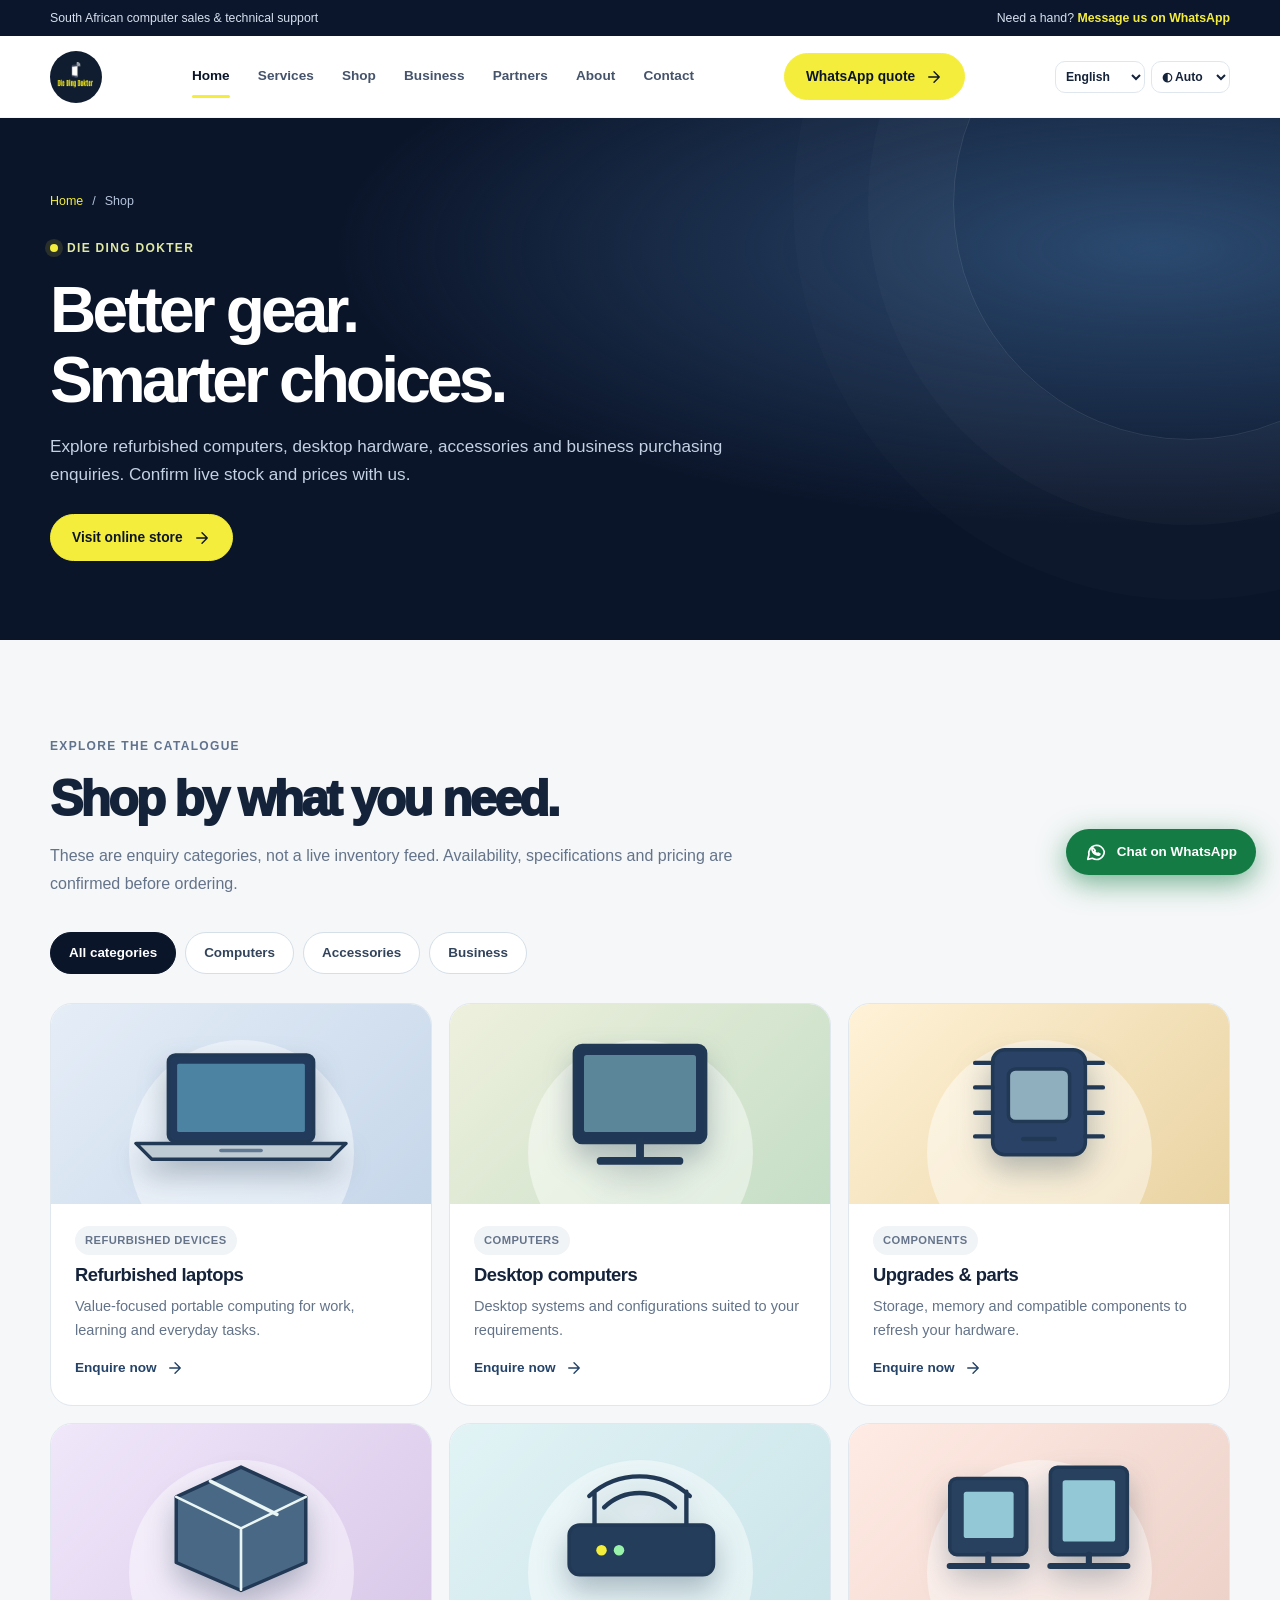
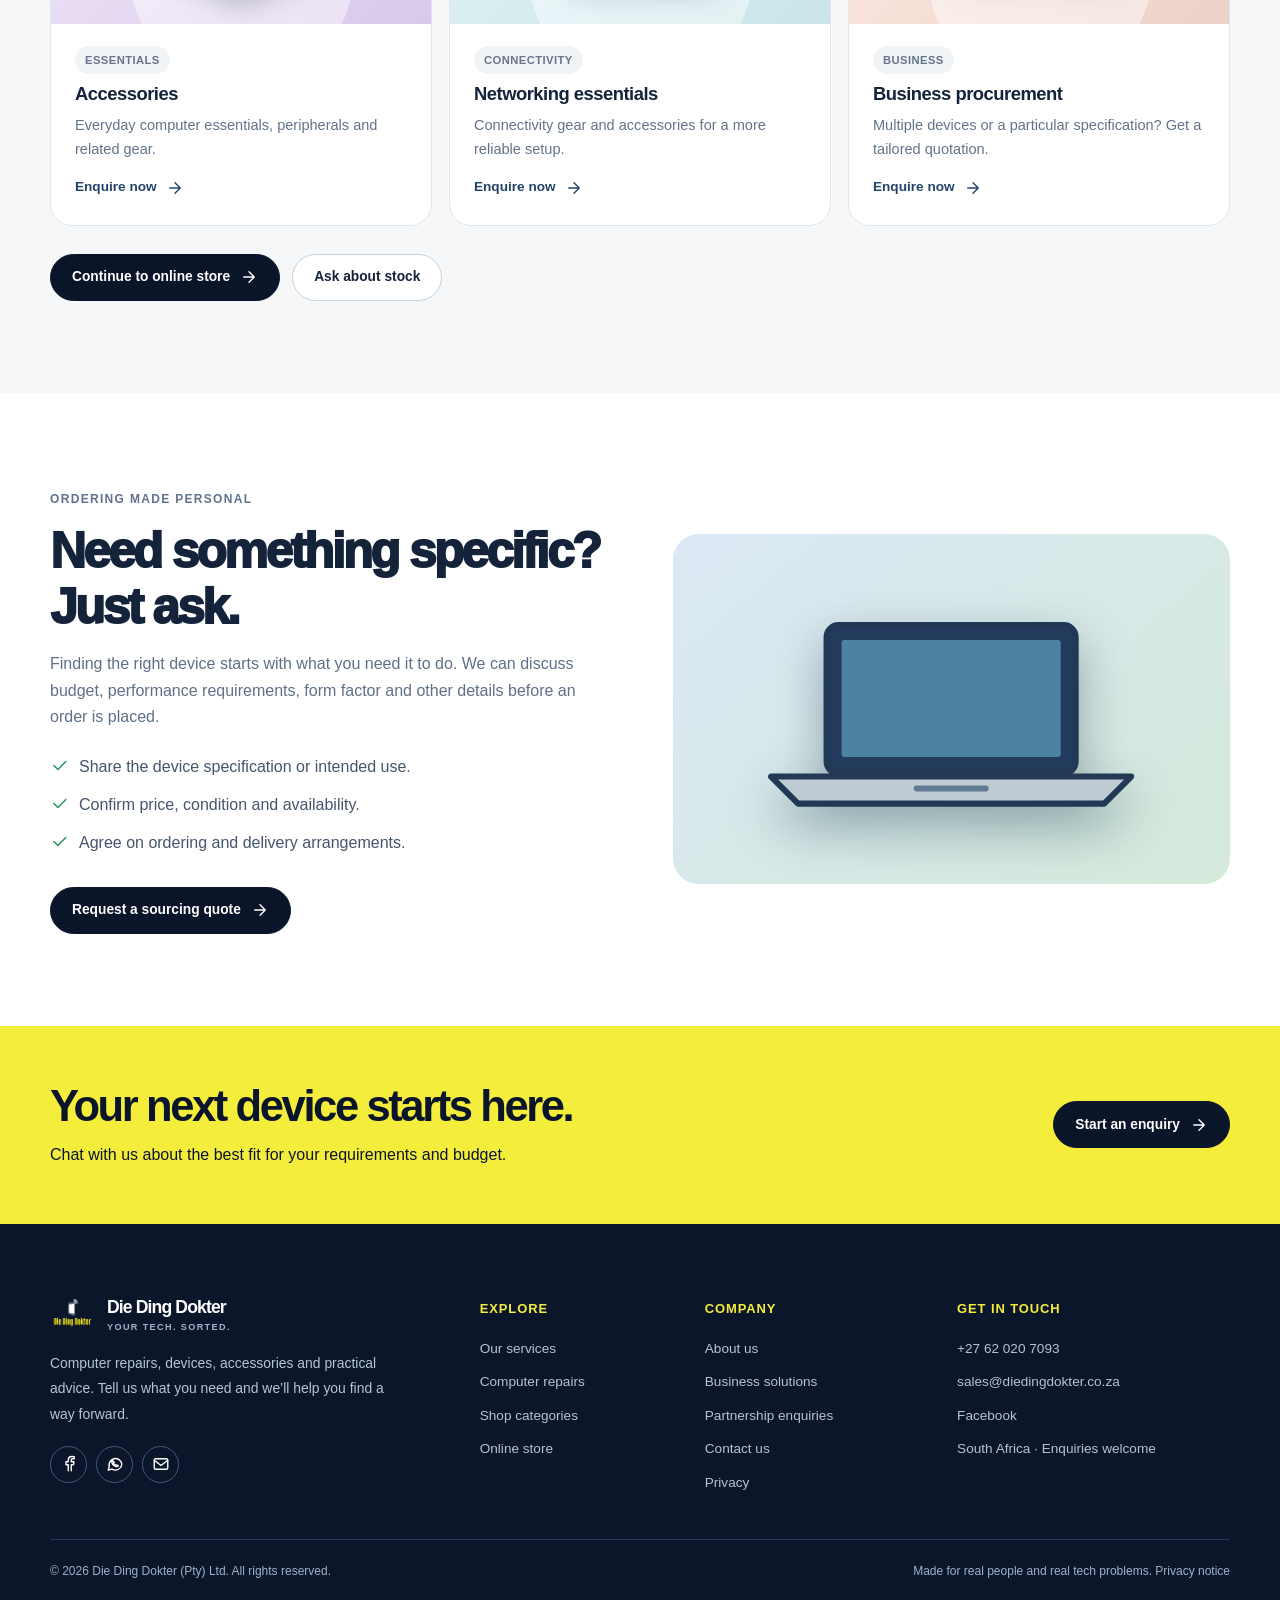
<file: shop/index.html>
<!doctype html><html lang="en-ZA"><head><meta charset="utf-8"><meta name="viewport" content="width=device-width, initial-scale=1"><meta name="theme-color" content="#0b152a"><meta name="description" content="Browse Die Ding Dokter computer product categories and visit the planned online storefront for devices, accessories and hardware enquiries."><link rel="canonical" href="https://www.diedingdokter.co.za/shop/"><link rel="icon" href="/assets/ddd-logo.png" type="image/png"><link rel="apple-touch-icon" href="/assets/ddd-logo.png"><link rel="stylesheet" href="../assets/style.css"><meta property="og:type" content="website"><meta property="og:site_name" content="Die Ding Dokter"><meta property="og:title" content="Shop computers, refurbished tech & accessories"><meta property="og:description" content="Browse Die Ding Dokter computer product categories and visit the planned online storefront for devices, accessories and hardware enquiries."><meta property="og:url" content="https://www.diedingdokter.co.za/shop/"><meta property="og:image" content="https://www.diedingdokter.co.za/assets/ddd-logo.png"><meta name="twitter:card" content="summary_large_image"><title>Shop computers, refurbished tech & accessories | Die Ding Dokter</title><script type="application/ld+json">{"@context":"https://schema.org","@type":"ComputerStore","name":"Die Ding Dokter","description":"Computer repairs, refurbished devices and IT hardware enquiries in South Africa.","url":"https://www.diedingdokter.co.za/","telephone":"+27 62 020 7093","email":"sales@diedingdokter.co.za","sameAs":["https://www.facebook.com/diedingdokter"],"areaServed":{"@type":"Country","name":"South Africa"}}</script><script defer src="../assets/site.js"></script></head><body><a href="#main" class="skip">Skip to content</a><div class="topbar"><div class="container topbar-inner"><span>South African computer sales &amp; technical support</span><span>Need a hand? <a href="https://wa.me/27620207093?text=Hello%20Die%20Ding%20Dokter%2C%20I%20need%20some%20help%20with%20my%20computer." target="_blank" rel="noopener noreferrer">Message us on WhatsApp</a></span></div></div><header class="header"><div class="container header-inner"><a class="brand" href="../" aria-label="Die Ding Dokter home"><span class="brand-icon"><img src="../assets/ddd-logo.png" alt="" width="46" height="46" decoding="async"></span></a><nav aria-label="Primary navigation" class="nav"><a aria-current="page" href="../">Home</a><a href="../services/">Services</a><a href="../shop/">Shop</a><a href="../business/">Business</a><a href="../partners/">Partners</a><a href="../about/">About</a><a href="../contact/">Contact</a></nav><div class="header-action"><a class="btn btn-gold" target="_blank" rel="noopener noreferrer" href="https://wa.me/27620207093?text=Hello%20Die%20Ding%20Dokter%2C%20I'd%20like%20a%20quotation.">WhatsApp quote <svg aria-hidden="true" viewBox="0 0 24 24" fill="none" stroke="currentColor" stroke-width="1.85" stroke-linecap="round" stroke-linejoin="round"><path d="M5 12h14m-7-7 7 7-7 7"/></svg></a></div><button class="menu-btn" data-menu-toggle type="button" aria-expanded="false" aria-controls="mobile-navigation" aria-label="Toggle navigation"><svg aria-hidden="true" viewBox="0 0 24 24" fill="none" stroke="currentColor" stroke-width="1.85" stroke-linecap="round" stroke-linejoin="round"><path d="M4 6h16M4 12h16M4 18h16"/></svg></button></div><nav id="mobile-navigation" class="mobile-menu" data-mobile-menu aria-label="Mobile navigation"><a aria-current="page" href="../">Home</a><a href="../services/">Services</a><a href="../shop/">Shop</a><a href="../business/">Business</a><a href="../partners/">Partners</a><a href="../about/">About</a><a href="../contact/">Contact</a></nav></header><main id="main"><section class="page-hero"><div class="container"><div class="crumbs"><a href="../">Home</a><span>/</span><span>Shop</span></div><span class="eyebrow light" style="margin-top:27px"><span class="dot"></span> Die Ding Dokter</span><h1>Better gear.<br>Smarter choices.</h1><p>Explore refurbished computers, desktop hardware, accessories and business purchasing enquiries. Confirm live stock and prices with us.</p><div class="actions"><a class="btn btn-gold" href="https://store.diedingdokter.co.za/">Visit online store <svg aria-hidden="true" viewBox="0 0 24 24" fill="none" stroke="currentColor" stroke-width="1.85" stroke-linecap="round" stroke-linejoin="round"><path d="M5 12h14m-7-7 7 7-7 7"/></svg></a></div></div></section><section class="section alt"><div class="container"><div class="head"><div><span class="eyebrow">Explore the catalogue</span><h2>Shop by what you need.</h2><p>These are enquiry categories, not a live inventory feed. Availability, specifications and pricing are confirmed before ordering.</p></div></div><div class="filters" role="group" aria-label="Filter product categories"><button class="filter" type="button" data-filter="all" aria-pressed="true">All categories</button><button class="filter" type="button" data-filter="computers" aria-pressed="false">Computers</button><button class="filter" type="button" data-filter="accessories" aria-pressed="false">Accessories</button><button class="filter" type="button" data-filter="business" aria-pressed="false">Business</button></div><p class="visually-hidden" aria-live="polite" data-filter-status>Showing all product categories</p><div class="products"><article class="product" data-product-category="computers"><div class="product-art"><svg viewBox="0 0 260 160" role="img" aria-label="Illustration" fill="none" stroke="#213955" stroke-width="4" stroke-linecap="round" stroke-linejoin="round"><rect x="47" y="24" width="166" height="99" rx="8" fill="#223b5c"/><rect x="57" y="34" width="146" height="78" rx="2" fill="#4d83a2" stroke="none"/><path d="M10 125h240l-18 18H28z" fill="#bfcbd3"/><path d="M107 133h46" stroke="#607a94"/></svg></div><div class="product-content"><span class="tag">Refurbished devices</span><h3>Refurbished laptops</h3><p>Value-focused portable computing for work, learning and everyday tasks.</p><a class="link" href="../contact/?service=Shop%20refurbished%20laptops">Enquire now <svg aria-hidden="true" viewBox="0 0 24 24" fill="none" stroke="currentColor" stroke-width="1.85" stroke-linecap="round" stroke-linejoin="round"><path d="M5 12h14m-7-7 7 7-7 7"/></svg></a></div></article><article class="product" data-product-category="computers"><div class="product-art"><svg viewBox="0 0 260 160" role="img" aria-label="Illustration" fill="none" stroke="#213955" stroke-width="4" stroke-linecap="round" stroke-linejoin="round"><rect x="55" y="13" width="150" height="111" rx="9" fill="#203855"/><rect x="66" y="24" width="128" height="88" rx="3" fill="#5b869a" stroke="none"/><path d="M130 123v22m-45 0h90" stroke-width="9"/></svg></div><div class="product-content"><span class="tag">Computers</span><h3>Desktop computers</h3><p>Desktop systems and configurations suited to your requirements.</p><a class="link" href="../contact/?service=Shop%20desktop%20computers">Enquire now <svg aria-hidden="true" viewBox="0 0 24 24" fill="none" stroke="currentColor" stroke-width="1.85" stroke-linecap="round" stroke-linejoin="round"><path d="M5 12h14m-7-7 7 7-7 7"/></svg></a></div></article><article class="product" data-product-category="accessories"><div class="product-art"><svg viewBox="0 0 260 160" role="img" aria-label="Illustration" fill="none" stroke="#213955" stroke-width="4" stroke-linecap="round" stroke-linejoin="round"><rect x="77" y="18" width="106" height="120" rx="14" fill="#2a4265"/><rect x="95" y="40" width="70" height="60" rx="8" fill="#8faebe"/><path d="M77 33H57M77 61H57M77 90H57M77 117H57M183 33h20m-20 28h20m-20 29h20m-20 27h20M112 120h36" stroke-width="5"/></svg></div><div class="product-content"><span class="tag">Components</span><h3>Upgrades & parts</h3><p>Storage, memory and compatible components to refresh your hardware.</p><a class="link" href="../contact/?service=Ask%20about%20computer%20upgrades">Enquire now <svg aria-hidden="true" viewBox="0 0 24 24" fill="none" stroke="currentColor" stroke-width="1.85" stroke-linecap="round" stroke-linejoin="round"><path d="M5 12h14m-7-7 7 7-7 7"/></svg></a></div></article><article class="product" data-product-category="accessories"><div class="product-art"><svg viewBox="0 0 260 160" role="img" aria-label="Illustration" fill="none" stroke="#213955" stroke-width="4" stroke-linecap="round" stroke-linejoin="round"><path d="M56 49 130 15l74 34v75l-74 32-74-32z" fill="#496885"/><path d="m56 49 74 36 74-36M130 85v70" stroke="#eaf6f4" stroke-width="3"/><path d="m95 31 76 38" stroke="#eaf6f4"/></svg></div><div class="product-content"><span class="tag">Essentials</span><h3>Accessories</h3><p>Everyday computer essentials, peripherals and related gear.</p><a class="link" href="../contact/?service=Shop%20computer%20accessories">Enquire now <svg aria-hidden="true" viewBox="0 0 24 24" fill="none" stroke="currentColor" stroke-width="1.85" stroke-linecap="round" stroke-linejoin="round"><path d="M5 12h14m-7-7 7 7-7 7"/></svg></a></div></article><article class="product" data-product-category="accessories"><div class="product-art"><svg viewBox="0 0 260 160" role="img" aria-label="Illustration" fill="none" stroke="#213955" stroke-width="4" stroke-linecap="round" stroke-linejoin="round"><rect x="49" y="81" width="165" height="57" rx="12" fill="#243d5a"/><path d="M78 80V43m105 38V43M72 48a85 85 0 0 1 115 0M89 61a58 58 0 0 1 81 0" stroke-width="5"/><circle cx="86" cy="110" r="6" fill="#f4ed3c" stroke="none"/><circle cx="106" cy="110" r="6" fill="#98f2a9" stroke="none"/></svg></div><div class="product-content"><span class="tag">Connectivity</span><h3>Networking essentials</h3><p>Connectivity gear and accessories for a more reliable setup.</p><a class="link" href="../contact/?service=Ask%20about%20networking%20products">Enquire now <svg aria-hidden="true" viewBox="0 0 24 24" fill="none" stroke="currentColor" stroke-width="1.85" stroke-linecap="round" stroke-linejoin="round"><path d="M5 12h14m-7-7 7 7-7 7"/></svg></a></div></article><article class="product" data-product-category="business"><div class="product-art"><svg viewBox="0 0 260 160" role="img" aria-label="Illustration" fill="none" stroke="#213955" stroke-width="4" stroke-linecap="round" stroke-linejoin="round"><rect x="28" y="28" width="88" height="87" rx="8" fill="#28415f"/><rect x="143" y="15" width="88" height="100" rx="8" fill="#28415f"/><path d="M28 128h88M143 128h88m-159-13v13m115-13v13" stroke-width="7"/><rect x="44" y="43" width="57" height="53" rx="3" fill="#93c9d7" stroke="none"/><rect x="157" y="30" width="60" height="70" rx="3" fill="#93c9d7" stroke="none"/></svg></div><div class="product-content"><span class="tag">Business</span><h3>Business procurement</h3><p>Multiple devices or a particular specification? Get a tailored quotation.</p><a class="link" href="../contact/?service=Request%20a%20business%20hardware%20quotation">Enquire now <svg aria-hidden="true" viewBox="0 0 24 24" fill="none" stroke="currentColor" stroke-width="1.85" stroke-linecap="round" stroke-linejoin="round"><path d="M5 12h14m-7-7 7 7-7 7"/></svg></a></div></article></div><div class="actions" style="margin-top:28px"><a class="btn btn-dark" target="_blank" rel="noopener noreferrer" href="https://store.diedingdokter.co.za/">Continue to online store <svg aria-hidden="true" viewBox="0 0 24 24" fill="none" stroke="currentColor" stroke-width="1.85" stroke-linecap="round" stroke-linejoin="round"><path d="M5 12h14m-7-7 7 7-7 7"/></svg></a><a class="btn btn-outline" target="_blank" rel="noopener noreferrer" href="https://wa.me/27620207093?text=Hello%20Die%20Ding%20Dokter%2C%20I'm%20looking%20for%20a%20computer%20or%20accessory.%20My%20requirements%20are%3A">Ask about stock</a></div></div></section><section class="section"><div class="container split"><div class="text-block"><span class="eyebrow">Ordering made personal</span><h2>Need something specific? Just ask.</h2><p>Finding the right device starts with what you need it to do. We can discuss budget, performance requirements, form factor and other details before an order is placed.</p><ul class="tick-list"><li><svg aria-hidden="true" viewBox="0 0 24 24" fill="none" stroke="currentColor" stroke-width="1.85" stroke-linecap="round" stroke-linejoin="round"><path d="m5 12 5 5L20 7"/></svg>Share the device specification or intended use.</li><li><svg aria-hidden="true" viewBox="0 0 24 24" fill="none" stroke="currentColor" stroke-width="1.85" stroke-linecap="round" stroke-linejoin="round"><path d="m5 12 5 5L20 7"/></svg>Confirm price, condition and availability.</li><li><svg aria-hidden="true" viewBox="0 0 24 24" fill="none" stroke="currentColor" stroke-width="1.85" stroke-linecap="round" stroke-linejoin="round"><path d="m5 12 5 5L20 7"/></svg>Agree on ordering and delivery arrangements.</li></ul><a class="btn btn-dark" href="../contact/?service=Computer%20sourcing">Request a sourcing quote <svg aria-hidden="true" viewBox="0 0 24 24" fill="none" stroke="currentColor" stroke-width="1.85" stroke-linecap="round" stroke-linejoin="round"><path d="M5 12h14m-7-7 7 7-7 7"/></svg></a></div><div class="feature-art"><svg viewBox="0 0 260 160" role="img" aria-label="Illustration" fill="none" stroke="#213955" stroke-width="4" stroke-linecap="round" stroke-linejoin="round"><rect x="47" y="24" width="166" height="99" rx="8" fill="#223b5c"/><rect x="57" y="34" width="146" height="78" rx="2" fill="#4d83a2" stroke="none"/><path d="M10 125h240l-18 18H28z" fill="#bfcbd3"/><path d="M107 133h46" stroke="#607a94"/></svg></div></div></section><section class="cta"><div class="container cta-inner"><div><h2>Your next device starts here.</h2><p>Chat with us about the best fit for your requirements and budget.</p></div><a class="btn btn-dark" href="../contact/">Start an enquiry <svg aria-hidden="true" viewBox="0 0 24 24" fill="none" stroke="currentColor" stroke-width="1.85" stroke-linecap="round" stroke-linejoin="round"><path d="M5 12h14m-7-7 7 7-7 7"/></svg></a></div></section></main><footer class="footer"><div class="container"><div class="footer-grid"><div><a class="brand" href="../"><span class="brand-icon"><img src="../assets/ddd-logo.png" alt="" width="46" height="46" decoding="async"></span><span class="brand-copy"><strong>Die Ding Dokter</strong><small>YOUR TECH. SORTED.</small></span></a><p>Computer repairs, devices, accessories and practical advice. Tell us what you need and we’ll help you find a way forward.</p><div class="socials"><a href="https://www.facebook.com/diedingdokter" target="_blank" rel="noopener noreferrer" aria-label="Die Ding Dokter on Facebook"><svg aria-hidden="true" viewBox="0 0 24 24" fill="none" stroke="currentColor" stroke-width="1.85" stroke-linecap="round" stroke-linejoin="round"><path d="M15 21v-8h3l.5-4H15V7c0-1.1.4-2 2-2h2V2.2A20 20 0 0 0 16.2 2C13 2 11 4 11 7v2H8v4h3v8"/></svg></a><a href="https://wa.me/27620207093?text=Hello%20Die%20Ding%20Dokter!" target="_blank" rel="noopener noreferrer" aria-label="Chat with Die Ding Dokter on WhatsApp"><svg aria-hidden="true" viewBox="0 0 24 24" fill="none" stroke="currentColor" stroke-width="1.85" stroke-linecap="round" stroke-linejoin="round"><path d="M21 11.5A8.5 8.5 0 0 1 8 18.8L3 20l1.3-4.9A8.5 8.5 0 1 1 21 11.5Z"/><path d="M8.6 7.4c-.5.2-1.2 1.4-.8 2.7.6 2 3 4.6 5.5 5.2 1.4.3 2.7-.4 3-1l-2.2-1.1-1 1-2.9-2.9 1-1z"/></svg></a><a href="mailto:sales@diedingdokter.co.za" aria-label="Email Die Ding Dokter"><svg aria-hidden="true" viewBox="0 0 24 24" fill="none" stroke="currentColor" stroke-width="1.85" stroke-linecap="round" stroke-linejoin="round"><rect x="3" y="5" width="18" height="14" rx="2"/><path d="m3 7 9 7 9-7"/></svg></a></div></div><div><h3>Explore</h3><div class="footer-links"><a href="../services/">Our services</a><a href="../services/repairs/">Computer repairs</a><a href="../shop/">Shop categories</a><a href="https://store.diedingdokter.co.za/" target="_blank" rel="noopener noreferrer">Online store</a></div></div><div><h3>Company</h3><div class="footer-links"><a href="../about/">About us</a><a href="../business/">Business solutions</a><a href="../partners/">Partnership enquiries</a><a href="../contact/">Contact us</a><a href="../privacy/">Privacy</a></div></div><div><h3>Get in touch</h3><div class="footer-links"><a href="tel:+27620207093">+27 62 020 7093</a><a href="mailto:sales@diedingdokter.co.za">sales@diedingdokter.co.za</a><a href="https://www.facebook.com/diedingdokter" target="_blank" rel="noopener noreferrer">Facebook</a><span>South Africa · Enquiries welcome</span></div></div></div><div class="footer-bottom"><span>© <span data-year>2026</span> Die Ding Dokter (Pty) Ltd. All rights reserved.</span><span>Made for real people and real tech problems. <a href="../privacy/">Privacy notice</a></span></div></div></footer><a class="whatsapp-float" href="https://wa.me/27620207093?text=Hello%20Die%20Ding%20Dokter%2C%20I'd%20like%20some%20help." target="_blank" rel="noopener noreferrer"><svg aria-hidden="true" viewBox="0 0 24 24" fill="none" stroke="currentColor" stroke-width="1.85" stroke-linecap="round" stroke-linejoin="round"><path d="M21 11.5A8.5 8.5 0 0 1 8 18.8L3 20l1.3-4.9A8.5 8.5 0 1 1 21 11.5Z"/><path d="M8.6 7.4c-.5.2-1.2 1.4-.8 2.7.6 2 3 4.6 5.5 5.2 1.4.3 2.7-.4 3-1l-2.2-1.1-1 1-2.9-2.9 1-1z"/></svg> Chat on WhatsApp</a><nav class="mobile-cta" aria-label="Quick actions"><a href="../contact/"><svg aria-hidden="true" viewBox="0 0 24 24" fill="none" stroke="currentColor" stroke-width="1.85" stroke-linecap="round" stroke-linejoin="round"><path d="M21 11.5a8.5 8.5 0 0 1-8.5 8.5c-1.7 0-3.3-.5-4.6-1.3L3 20l1.4-4.5A8.5 8.5 0 1 1 21 11.5Z"/></svg>Get quote</a><a href="../shop/"><svg aria-hidden="true" viewBox="0 0 24 24" fill="none" stroke="currentColor" stroke-width="1.85" stroke-linecap="round" stroke-linejoin="round"><path d="M4 9h16l-1 12H5zM3 9l2-6h14l2 6M9 13v3m6-3v3"/></svg>Shop</a><a href="tel:+27620207093"><svg aria-hidden="true" viewBox="0 0 24 24" fill="none" stroke="currentColor" stroke-width="1.85" stroke-linecap="round" stroke-linejoin="round"><path d="M6 3h4l2 5-3 2c1 3 3 5 6 6l2-3 5 2v4c0 2-2 3-4 3C10 21 3 14 3 6c0-2 1-3 3-3z"/></svg>Call</a></nav></body></html>
</file>
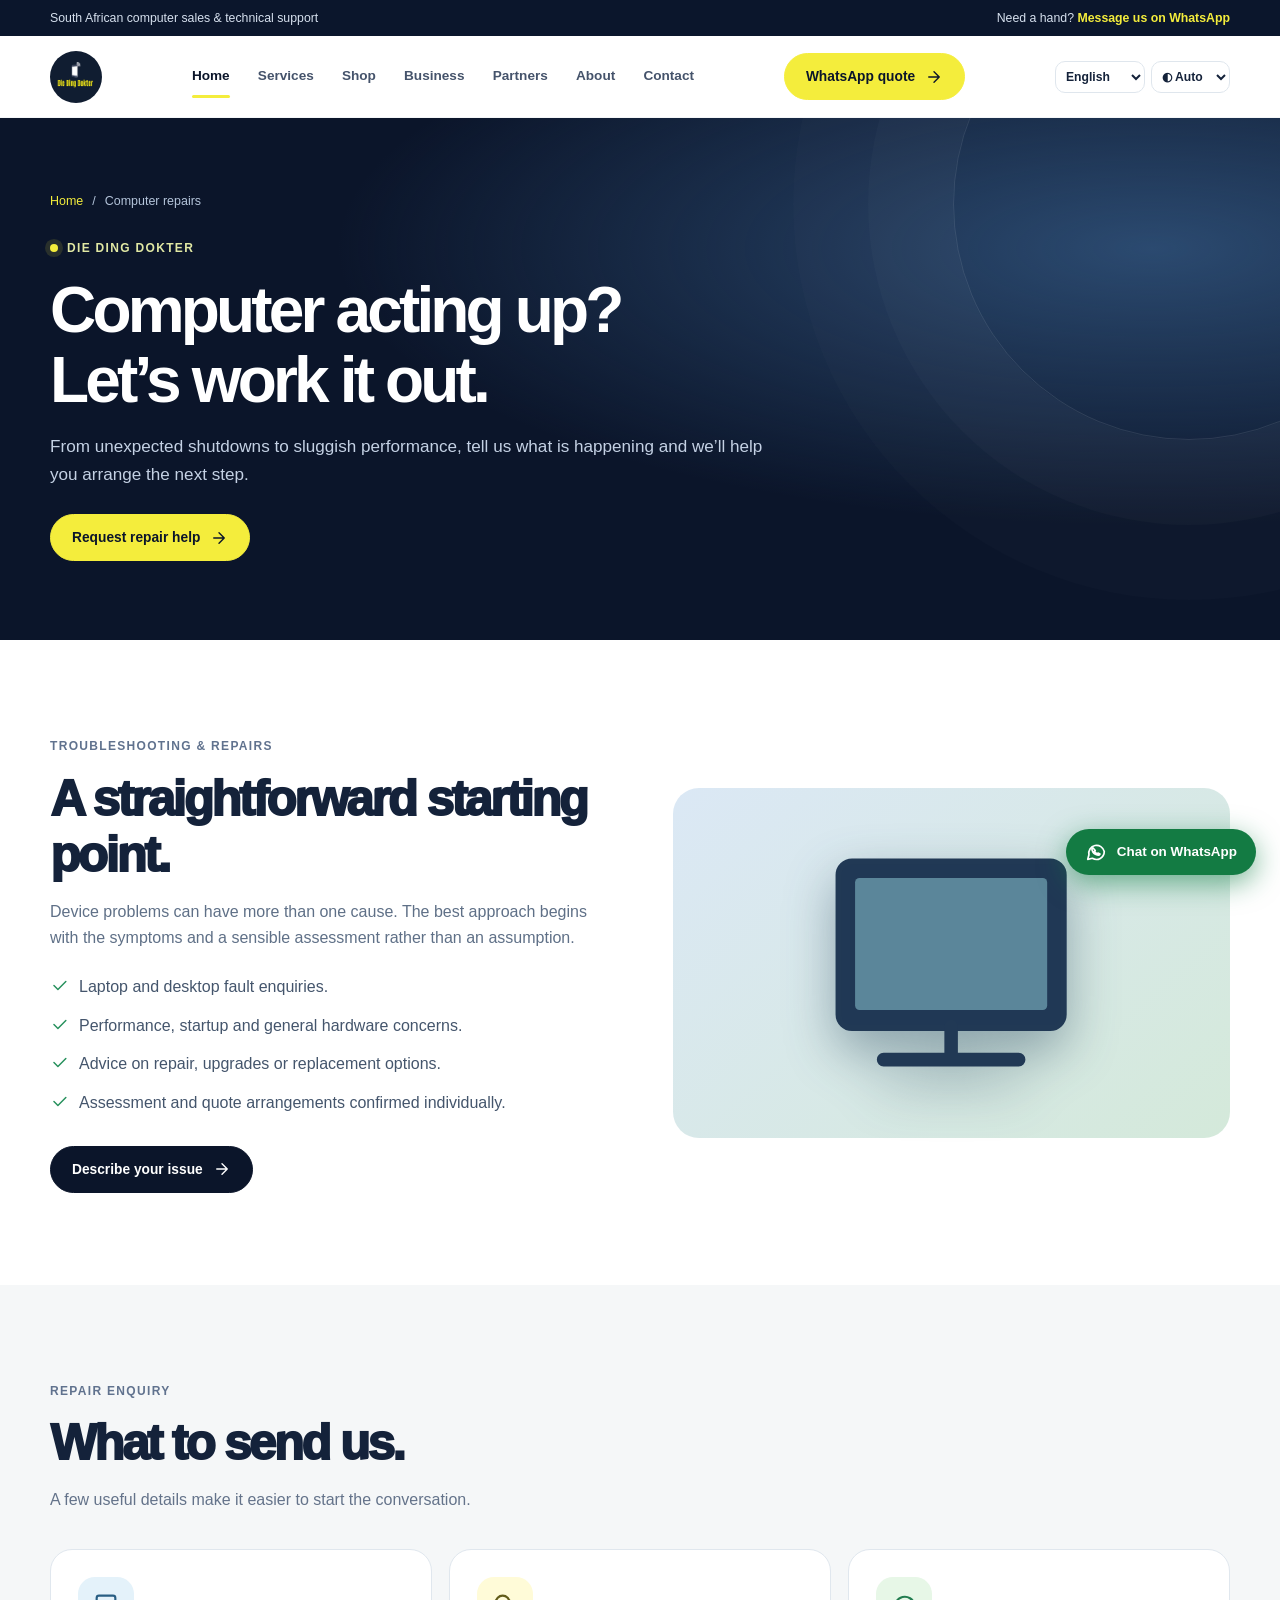
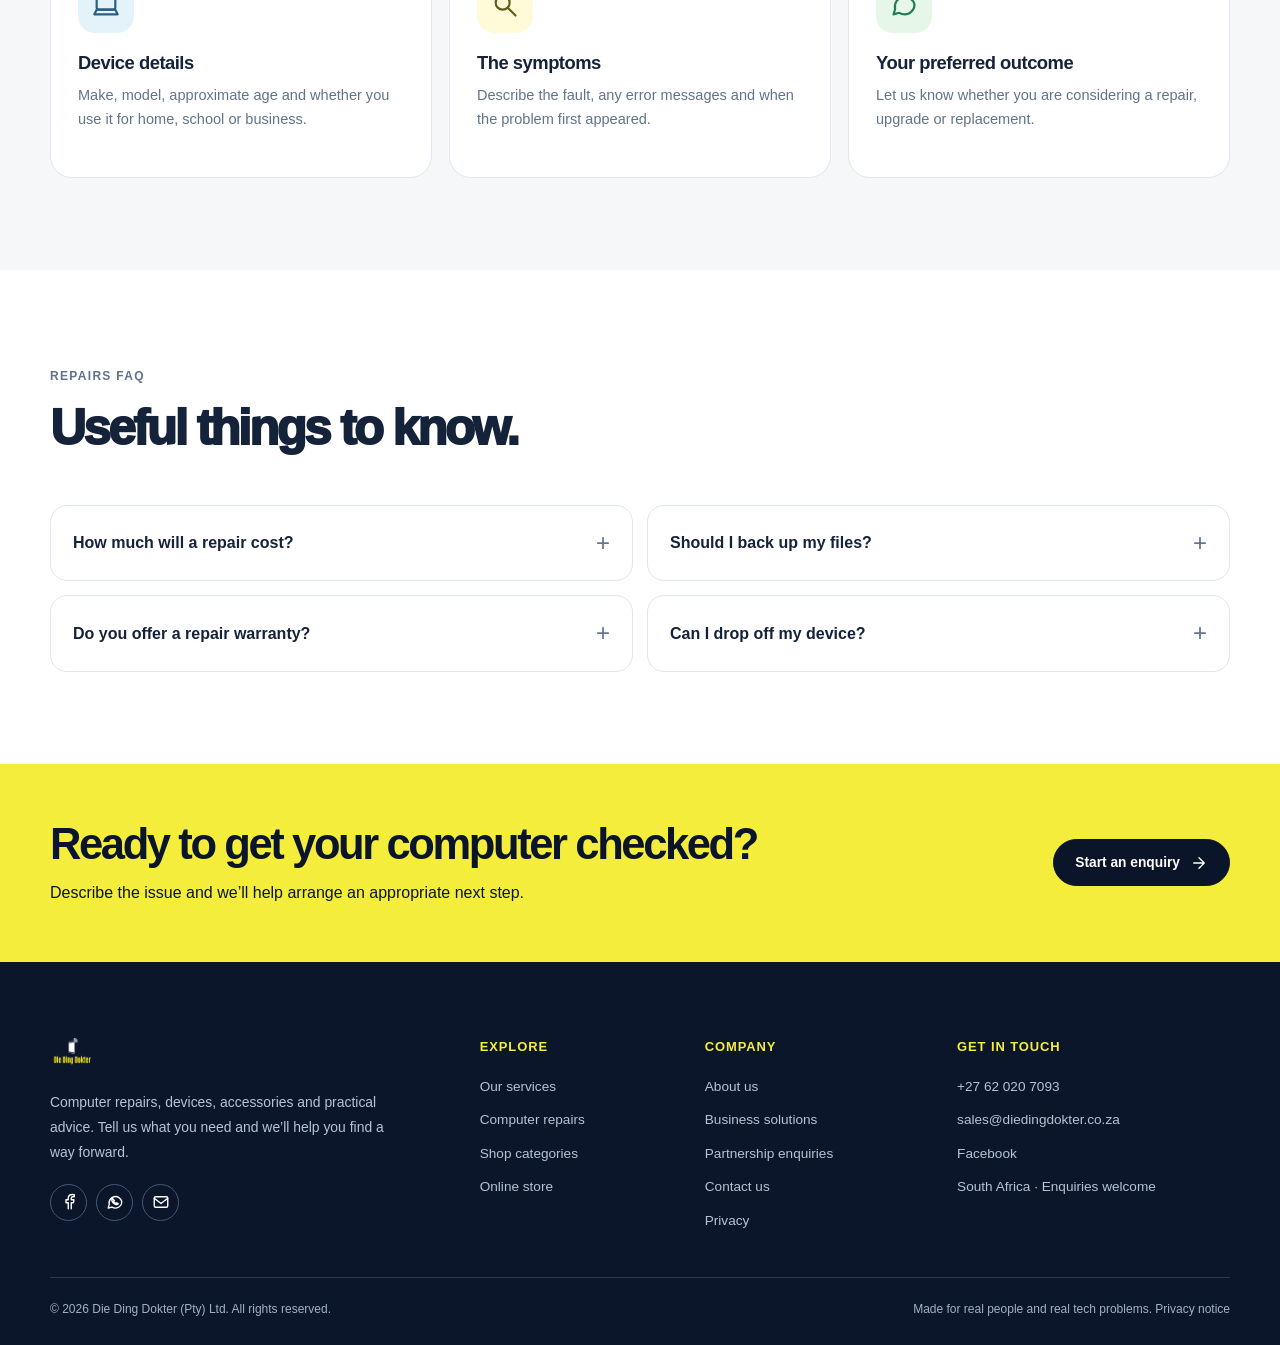
<file: services/repairs/index.html>
<!doctype html><html lang="en-ZA"><head><meta charset="utf-8"><meta name="viewport" content="width=device-width, initial-scale=1"><meta name="theme-color" content="#0b152a"><meta name="description" content="Computer not working as expected? Talk to Die Ding Dokter about laptop and desktop repair assessments and troubleshooting."><link rel="canonical" href="https://www.diedingdokter.co.za/services/repairs/"><link rel="icon" href="/assets/ddd-logo.png" type="image/png"><link rel="apple-touch-icon" href="/assets/ddd-logo.png"><link rel="stylesheet" href="../../assets/style.css"><meta property="og:type" content="website"><meta property="og:site_name" content="Die Ding Dokter"><meta property="og:title" content="Laptop & desktop repair enquiries"><meta property="og:description" content="Computer not working as expected? Talk to Die Ding Dokter about laptop and desktop repair assessments and troubleshooting."><meta property="og:url" content="https://www.diedingdokter.co.za/services/repairs/"><meta property="og:image" content="https://www.diedingdokter.co.za/assets/ddd-logo.png"><meta name="twitter:card" content="summary_large_image"><title>Laptop & desktop repair enquiries | Die Ding Dokter</title><script type="application/ld+json">{"@context":"https://schema.org","@type":"ComputerStore","name":"Die Ding Dokter","description":"Computer repairs, refurbished devices and IT hardware enquiries in South Africa.","url":"https://www.diedingdokter.co.za/","telephone":"+27 62 020 7093","email":"sales@diedingdokter.co.za","sameAs":["https://www.facebook.com/diedingdokter"],"areaServed":{"@type":"Country","name":"South Africa"}}</script><script defer src="../../assets/site.js"></script></head><body><a href="#main" class="skip">Skip to content</a><div class="topbar"><div class="container topbar-inner"><span>South African computer sales &amp; technical support</span><span>Need a hand? <a href="https://wa.me/27620207093?text=Hello%20Die%20Ding%20Dokter%2C%20I%20need%20some%20help%20with%20my%20computer." target="_blank" rel="noopener noreferrer">Message us on WhatsApp</a></span></div></div><header class="header"><div class="container header-inner"><a class="brand" href="../../" aria-label="Die Ding Dokter home"><span class="brand-icon"><img src="../../assets/ddd-logo.png" alt="" width="46" height="46" decoding="async"></span></a><nav aria-label="Primary navigation" class="nav"><a aria-current="page" href="../../">Home</a><a href="../../services/">Services</a><a href="../../shop/">Shop</a><a href="../../business/">Business</a><a href="../../partners/">Partners</a><a href="../../about/">About</a><a href="../../contact/">Contact</a></nav><div class="header-action"><a class="btn btn-gold" target="_blank" rel="noopener noreferrer" href="https://wa.me/27620207093?text=Hello%20Die%20Ding%20Dokter%2C%20I'd%20like%20a%20quotation.">WhatsApp quote <svg aria-hidden="true" viewBox="0 0 24 24" fill="none" stroke="currentColor" stroke-width="1.85" stroke-linecap="round" stroke-linejoin="round"><path d="M5 12h14m-7-7 7 7-7 7"/></svg></a></div><button class="menu-btn" data-menu-toggle type="button" aria-expanded="false" aria-controls="mobile-navigation" aria-label="Toggle navigation"><svg aria-hidden="true" viewBox="0 0 24 24" fill="none" stroke="currentColor" stroke-width="1.85" stroke-linecap="round" stroke-linejoin="round"><path d="M4 6h16M4 12h16M4 18h16"/></svg></button></div><nav id="mobile-navigation" class="mobile-menu" data-mobile-menu aria-label="Mobile navigation"><a aria-current="page" href="../../">Home</a><a href="../../services/">Services</a><a href="../../shop/">Shop</a><a href="../../business/">Business</a><a href="../../partners/">Partners</a><a href="../../about/">About</a><a href="../../contact/">Contact</a></nav></header><main id="main"><section class="page-hero"><div class="container"><div class="crumbs"><a href="../../">Home</a><span>/</span><span>Computer repairs</span></div><span class="eyebrow light" style="margin-top:27px"><span class="dot"></span> Die Ding Dokter</span><h1>Computer acting up?<br>Let’s work it out.</h1><p>From unexpected shutdowns to sluggish performance, tell us what is happening and we’ll help you arrange the next step.</p><div class="actions"><a class="btn btn-gold" href="../../contact/?service=Laptop%20%26%20PC%20repairs">Request repair help <svg aria-hidden="true" viewBox="0 0 24 24" fill="none" stroke="currentColor" stroke-width="1.85" stroke-linecap="round" stroke-linejoin="round"><path d="M5 12h14m-7-7 7 7-7 7"/></svg></a></div></div></section><section class="section"><div class="container split"><div class="text-block"><span class="eyebrow">Troubleshooting & repairs</span><h2>A straightforward starting point.</h2><p>Device problems can have more than one cause. The best approach begins with the symptoms and a sensible assessment rather than an assumption.</p><ul class="tick-list"><li><svg aria-hidden="true" viewBox="0 0 24 24" fill="none" stroke="currentColor" stroke-width="1.85" stroke-linecap="round" stroke-linejoin="round"><path d="m5 12 5 5L20 7"/></svg>Laptop and desktop fault enquiries.</li><li><svg aria-hidden="true" viewBox="0 0 24 24" fill="none" stroke="currentColor" stroke-width="1.85" stroke-linecap="round" stroke-linejoin="round"><path d="m5 12 5 5L20 7"/></svg>Performance, startup and general hardware concerns.</li><li><svg aria-hidden="true" viewBox="0 0 24 24" fill="none" stroke="currentColor" stroke-width="1.85" stroke-linecap="round" stroke-linejoin="round"><path d="m5 12 5 5L20 7"/></svg>Advice on repair, upgrades or replacement options.</li><li><svg aria-hidden="true" viewBox="0 0 24 24" fill="none" stroke="currentColor" stroke-width="1.85" stroke-linecap="round" stroke-linejoin="round"><path d="m5 12 5 5L20 7"/></svg>Assessment and quote arrangements confirmed individually.</li></ul><a class="btn btn-dark" target="_blank" rel="noopener noreferrer" href="https://wa.me/27620207093?text=Hello%20Die%20Ding%20Dokter%2C%20I%20need%20help%20with%20a%20laptop%20or%20desktop%20repair.%20Device%3A%20%2F%20Issue%3A">Describe your issue <svg aria-hidden="true" viewBox="0 0 24 24" fill="none" stroke="currentColor" stroke-width="1.85" stroke-linecap="round" stroke-linejoin="round"><path d="M5 12h14m-7-7 7 7-7 7"/></svg></a></div><div class="feature-art"><svg viewBox="0 0 260 160" role="img" aria-label="Illustration" fill="none" stroke="#213955" stroke-width="4" stroke-linecap="round" stroke-linejoin="round"><rect x="55" y="13" width="150" height="111" rx="9" fill="#203855"/><rect x="66" y="24" width="128" height="88" rx="3" fill="#5b869a" stroke="none"/><path d="M130 123v22m-45 0h90" stroke-width="9"/></svg></div></div></section><section class="section alt"><div class="container"><div class="head"><div><span class="eyebrow">Repair enquiry</span><h2>What to send us.</h2><p>A few useful details make it easier to start the conversation.</p></div></div><div class="cards"><div class="card"><div class="icon-tile blue"><svg aria-hidden="true" viewBox="0 0 24 24" fill="none" stroke="currentColor" stroke-width="1.85" stroke-linecap="round" stroke-linejoin="round"><rect x="4" y="4" width="16" height="12" rx="2"/><path d="M2 20h20l-2-4H4z"/></svg></div><h3>Device details</h3><p>Make, model, approximate age and whether you use it for home, school or business.</p></div><div class="card"><div class="icon-tile yellow"><svg aria-hidden="true" viewBox="0 0 24 24" fill="none" stroke="currentColor" stroke-width="1.85" stroke-linecap="round" stroke-linejoin="round"><circle cx="10" cy="10" r="6"/><path d="m15 15 6 6"/></svg></div><h3>The symptoms</h3><p>Describe the fault, any error messages and when the problem first appeared.</p></div><div class="card"><div class="icon-tile green"><svg aria-hidden="true" viewBox="0 0 24 24" fill="none" stroke="currentColor" stroke-width="1.85" stroke-linecap="round" stroke-linejoin="round"><path d="M21 11.5a8.5 8.5 0 0 1-8.5 8.5c-1.7 0-3.3-.5-4.6-1.3L3 20l1.4-4.5A8.5 8.5 0 1 1 21 11.5Z"/></svg></div><h3>Your preferred outcome</h3><p>Let us know whether you are considering a repair, upgrade or replacement.</p></div></div></div></section><section class="section"><div class="container"><div class="head"><div><span class="eyebrow">Repairs FAQ</span><h2>Useful things to know.</h2></div></div><div class="faq-list"><details class="faq"><summary>How much will a repair cost?</summary><p>Pricing depends on the specific fault, device and required parts. Ask for an assessment and quotation rather than relying on a generic price.</p></details><details class="faq"><summary>Should I back up my files?</summary><p>If possible, back up important data before any troubleshooting or repair. Let the team know if the device contains essential information.</p></details><details class="faq"><summary>Do you offer a repair warranty?</summary><p>Please confirm the applicable repair and parts warranty in writing with the team before authorising any work.</p></details><details class="faq"><summary>Can I drop off my device?</summary><p>Contact us first to confirm the correct service location, opening hours and handover arrangements.</p></details></div></div></section><section class="cta"><div class="container cta-inner"><div><h2>Ready to get your computer checked?</h2><p>Describe the issue and we’ll help arrange an appropriate next step.</p></div><a class="btn btn-dark" href="../../contact/">Start an enquiry <svg aria-hidden="true" viewBox="0 0 24 24" fill="none" stroke="currentColor" stroke-width="1.85" stroke-linecap="round" stroke-linejoin="round"><path d="M5 12h14m-7-7 7 7-7 7"/></svg></a></div></section></main><footer class="footer"><div class="container"><div class="footer-grid"><div><a class="brand" href="../../"><span class="brand-icon"><img src="../../assets/ddd-logo.png" alt="" width="46" height="46" decoding="async"></span></a><p>Computer repairs, devices, accessories and practical advice. Tell us what you need and we’ll help you find a way forward.</p><div class="socials"><a href="https://www.facebook.com/diedingdokter" target="_blank" rel="noopener noreferrer" aria-label="Die Ding Dokter on Facebook"><svg aria-hidden="true" viewBox="0 0 24 24" fill="none" stroke="currentColor" stroke-width="1.85" stroke-linecap="round" stroke-linejoin="round"><path d="M15 21v-8h3l.5-4H15V7c0-1.1.4-2 2-2h2V2.2A20 20 0 0 0 16.2 2C13 2 11 4 11 7v2H8v4h3v8"/></svg></a><a href="https://wa.me/27620207093?text=Hello%20Die%20Ding%20Dokter!" target="_blank" rel="noopener noreferrer" aria-label="Chat with Die Ding Dokter on WhatsApp"><svg aria-hidden="true" viewBox="0 0 24 24" fill="none" stroke="currentColor" stroke-width="1.85" stroke-linecap="round" stroke-linejoin="round"><path d="M21 11.5A8.5 8.5 0 0 1 8 18.8L3 20l1.3-4.9A8.5 8.5 0 1 1 21 11.5Z"/><path d="M8.6 7.4c-.5.2-1.2 1.4-.8 2.7.6 2 3 4.6 5.5 5.2 1.4.3 2.7-.4 3-1l-2.2-1.1-1 1-2.9-2.9 1-1z"/></svg></a><a href="mailto:sales@diedingdokter.co.za" aria-label="Email Die Ding Dokter"><svg aria-hidden="true" viewBox="0 0 24 24" fill="none" stroke="currentColor" stroke-width="1.85" stroke-linecap="round" stroke-linejoin="round"><rect x="3" y="5" width="18" height="14" rx="2"/><path d="m3 7 9 7 9-7"/></svg></a></div></div><div><h3>Explore</h3><div class="footer-links"><a href="../../services/">Our services</a><a href="../../services/repairs/">Computer repairs</a><a href="../../shop/">Shop categories</a><a href="https://store.diedingdokter.co.za/" target="_blank" rel="noopener noreferrer">Online store</a></div></div><div><h3>Company</h3><div class="footer-links"><a href="../../about/">About us</a><a href="../../business/">Business solutions</a><a href="../../partners/">Partnership enquiries</a><a href="../../contact/">Contact us</a><a href="../../privacy/">Privacy</a></div></div><div><h3>Get in touch</h3><div class="footer-links"><a href="tel:+27620207093">+27 62 020 7093</a><a href="mailto:sales@diedingdokter.co.za">sales@diedingdokter.co.za</a><a href="https://www.facebook.com/diedingdokter" target="_blank" rel="noopener noreferrer">Facebook</a><span>South Africa · Enquiries welcome</span></div></div></div><div class="footer-bottom"><span>© <span data-year>2026</span> Die Ding Dokter (Pty) Ltd. All rights reserved.</span><span>Made for real people and real tech problems. <a href="../../privacy/">Privacy notice</a></span></div></div></footer><a class="whatsapp-float" href="https://wa.me/27620207093?text=Hello%20Die%20Ding%20Dokter%2C%20I'd%20like%20some%20help." target="_blank" rel="noopener noreferrer"><svg aria-hidden="true" viewBox="0 0 24 24" fill="none" stroke="currentColor" stroke-width="1.85" stroke-linecap="round" stroke-linejoin="round"><path d="M21 11.5A8.5 8.5 0 0 1 8 18.8L3 20l1.3-4.9A8.5 8.5 0 1 1 21 11.5Z"/><path d="M8.6 7.4c-.5.2-1.2 1.4-.8 2.7.6 2 3 4.6 5.5 5.2 1.4.3 2.7-.4 3-1l-2.2-1.1-1 1-2.9-2.9 1-1z"/></svg> Chat on WhatsApp</a><nav class="mobile-cta" aria-label="Quick actions"><a href="../../contact/"><svg aria-hidden="true" viewBox="0 0 24 24" fill="none" stroke="currentColor" stroke-width="1.85" stroke-linecap="round" stroke-linejoin="round"><path d="M21 11.5a8.5 8.5 0 0 1-8.5 8.5c-1.7 0-3.3-.5-4.6-1.3L3 20l1.4-4.5A8.5 8.5 0 1 1 21 11.5Z"/></svg>Get quote</a><a href="../../shop/"><svg aria-hidden="true" viewBox="0 0 24 24" fill="none" stroke="currentColor" stroke-width="1.85" stroke-linecap="round" stroke-linejoin="round"><path d="M4 9h16l-1 12H5zM3 9l2-6h14l2 6M9 13v3m6-3v3"/></svg>Shop</a><a href="tel:+27620207093"><svg aria-hidden="true" viewBox="0 0 24 24" fill="none" stroke="currentColor" stroke-width="1.85" stroke-linecap="round" stroke-linejoin="round"><path d="M6 3h4l2 5-3 2c1 3 3 5 6 6l2-3 5 2v4c0 2-2 3-4 3C10 21 3 14 3 6c0-2 1-3 3-3z"/></svg>Call</a></nav></body></html>
</file>
<file: assets/style.css>
:root{--ink:#14223a;--sub:#64738a;--night:#0b152a;--night2:#1b3152;--gold:#f4ed3c;--lime:#a7ee83;--line:#dfe6ed;--off:#f5f7f8;--shadow:0 18px 55px #10294413;--wrap:1180px}*{box-sizing:border-box}html{scroll-behavior:smooth;scroll-padding-top:96px}body{margin:0;color:var(--ink);font:16px/1.65 -apple-system,BlinkMacSystemFont,"Segoe UI",Inter,Arial,sans-serif;-webkit-font-smoothing:antialiased}a{color:inherit;text-decoration:none}button,input,textarea,select{font:inherit}button{cursor:pointer}img,svg{max-width:100%;display:block}svg{flex-shrink:0}:focus-visible{outline:3px solid #c7b900;outline-offset:4px}::selection{background:var(--gold);color:var(--night)}[hidden]{display:none!important}
.container{width:min(var(--wrap),calc(100% - 48px));margin-inline:auto}.skip{position:absolute;top:-100px;left:12px;background:var(--gold);padding:12px;z-index:999}.skip:focus{top:12px}.topbar{background:#0b162c;color:#d6e0ee;font-size:.77rem}.topbar-inner{display:flex;justify-content:space-between;align-items:center;gap:20px;min-height:36px}.topbar a{color:var(--gold);font-weight:750}.header{position:sticky;top:0;z-index:90;background:#fffffff5;backdrop-filter:blur(18px);border-bottom:1px solid #dce2e850}.header-inner{min-height:81px;display:flex;justify-content:space-between;align-items:center;gap:22px}.brand{display:flex;align-items:center;gap:11px;flex-shrink:0}.brand-icon{width:46px;height:46px;border-radius:14px;display:grid;place-items:center;background:var(--night);color:var(--gold)}.brand-icon svg{width:29px;height:29px}.brand-copy{display:grid;line-height:1.15}.brand-copy strong{font-size:1.1rem;letter-spacing:-.05em;font-weight:900}.brand-copy small{font-size:.57rem;letter-spacing:.15em;color:#728197;font-weight:900;margin-top:5px}.nav{display:flex;gap:clamp(14px,2.2vw,30px);align-items:center}.nav a{font-weight:800;font-size:.85rem;position:relative;color:#45536b}.nav a:hover,.nav a[aria-current=page]{color:var(--night)}.nav a[aria-current=page]:after{position:absolute;content:"";height:3px;background:var(--gold);bottom:-10px;left:0;right:0;border-radius:5px}.header-action{display:flex;gap:10px}.menu-btn{display:none;border:1px solid var(--line);background:#fff;border-radius:12px;padding:9px;color:var(--ink)}.menu-btn svg{width:24px;height:24px}.mobile-menu{display:none;background:#fff;border-top:1px solid var(--line);padding:9px 25px 22px}.mobile-menu a{display:block;padding:12px 0;border-bottom:1px solid #e8edf2;font-weight:800}
.btn{display:inline-flex;justify-content:center;align-items:center;gap:10px;min-height:47px;padding:12px 21px;border:1px solid transparent;border-radius:99px;font-size:.86rem;font-weight:880;line-height:1.3;text-align:center;transition:transform .2s,background .2s,border .2s,box-shadow .2s}.btn:hover{transform:translateY(-2px)}.btn svg{width:18px;height:18px}.btn-gold{background:var(--gold);border-color:var(--gold);color:var(--night)}.btn-gold:hover{background:#fff673}.btn-dark{background:var(--night);color:#fff}.btn-dark:hover{background:#253d60}.btn-outline{background:#fff;border-color:#c5d1dc;color:var(--ink)}.btn-outline:hover{border-color:#6682a2}.btn-ghost{border-color:#7f8da5;color:#fff;background:transparent}.btn-ghost:hover{border-color:#fff;background:#ffffff19}.btn-white{background:#fff;color:var(--ink)}.actions{display:flex;flex-wrap:wrap;gap:12px;align-items:center}
.hero{background:radial-gradient(ellipse at 87% 15%,#234267 0,transparent 49%),radial-gradient(ellipse at 0 100%,#183450 0,transparent 45%),var(--night);color:#fff;position:relative;overflow:hidden}.hero:before{content:"";position:absolute;inset:0;background-image:linear-gradient(90deg,#fff 1px,transparent 1px),linear-gradient(#fff 1px,transparent 1px);background-size:85px 85px;opacity:.035}.hero-grid{min-height:625px;padding:65px 0 90px;display:grid;grid-template-columns:1.07fr .93fr;gap:20px;align-items:center;position:relative}.eyebrow{font-size:.75rem;letter-spacing:.11em;text-transform:uppercase;font-weight:900;color:#60728e;display:inline-flex;align-items:center;gap:9px}.eyebrow.light{color:#e1e8a4}.dot{height:8px;width:8px;border-radius:50%;background:var(--gold);box-shadow:0 0 0 5px #f4ed3c20}.hero h1{font-size:clamp(3.1rem,6vw,5.6rem);font-weight:950;letter-spacing:-.075em;line-height:1.03;margin:18px 0 24px}.hero h1 em{color:var(--gold);font-style:normal}.hero .intro{color:#c9d4e6;font-size:1.09rem;line-height:1.78;max-width:585px;margin:0 0 27px}.hero-notes{display:flex;gap:14px 23px;flex-wrap:wrap;margin-top:33px;font-size:.79rem;color:#e4e8f3;font-weight:790}.hero-notes span{display:flex;gap:7px;align-items:center}.hero-notes svg{width:18px;color:var(--gold)}.hero-visual{position:relative;max-width:550px;margin-inline:auto;width:100%}.hero-visual>svg{filter:drop-shadow(0 32px 34px #030b1d9c);height:auto;width:100%}.floating{position:absolute;display:flex;align-items:center;gap:10px;padding:12px 14px;background:#fff;color:var(--ink);border-radius:15px;box-shadow:0 13px 40px #071022a1}.floating strong{font-size:.81rem;display:block;line-height:1.3}.floating small{display:block;color:#68778c;font-size:.7rem}.floating .bubble{height:37px;width:37px;display:grid;place-items:center;background:#eef2f8;border-radius:11px}.floating .bubble svg{width:22px}.floating.one{top:3%;right:-2%}.floating.two{bottom:3%;left:0}.hero-cut{position:absolute;bottom:-1px;height:37px;width:100%;background:var(--off);clip-path:polygon(0 100%,100% 100%,100% 0)}
.stats{display:grid;grid-template-columns:repeat(4,1fr);background:#fff;border-radius:19px;box-shadow:0 15px 55px #0a223326;border:1px solid #e7ecf1;margin-top:-32px;position:relative;z-index:2}.stat{padding:23px 20px;display:flex;align-items:center;gap:13px}.stat:not(:last-child){border-right:1px solid #e6edf2}.stat-icon{height:44px;width:44px;border-radius:14px;background:#eff3f8;display:grid;place-items:center;color:#314c72}.stat-icon svg{width:23px}.stat strong{display:block;font-size:.82rem;line-height:1.35}.stat span{display:block;color:var(--sub);font-size:.72rem;margin-top:5px;line-height:1.35}
.section{padding:92px 0}.section.alt{background:var(--off)}.section.dark{background:var(--night);color:#fff}.head{display:flex;align-items:end;justify-content:space-between;gap:22px;margin-bottom:34px}.head>div{max-width:700px}.section h2,.text-block h2{font-size:clamp(2rem,3.9vw,3.1rem);letter-spacing:-.055em;line-height:1.13;font-weight:950;margin:12px 0 15px}.head p,.section-lead{color:var(--sub);font-size:1rem;line-height:1.76;margin:0}.dark .head p{color:#b7c4d8}.link{display:inline-flex;gap:9px;align-items:center;font-size:.85rem;font-weight:850;color:#244369;white-space:nowrap}.link svg{width:18px}.link:hover{text-decoration:underline}.dark .link{color:var(--gold)}
.cards,.products{display:grid;grid-template-columns:repeat(3,1fr);gap:17px}.card,.product,.feature{border:1px solid #e0e7ee;background:#fff;border-radius:22px;transition:transform .2s,box-shadow .2s,border-color .2s}.card:hover,.product:hover,.feature:hover{transform:translateY(-4px);box-shadow:var(--shadow);border-color:#c8d5e1}.card,.feature{padding:27px}.card h3,.product h3,.feature h3{font-size:1.15rem;letter-spacing:-.027em;margin:18px 0 9px;line-height:1.25}.card p,.feature p,.product p{font-size:.91rem;color:#637389;margin:0 0 19px}.icon-tile{height:56px;width:56px;display:grid;place-items:center;color:#304d75;background:#ecf2fb;border-radius:17px}.icon-tile svg{width:28px}.icon-tile.yellow{background:#fffbd8;color:#625c1a}.icon-tile.green{background:#e7f7e7;color:#237d50}.icon-tile.blue{background:#e4f2fa;color:#285e83}.card .link{margin-top:auto}.tag{display:inline-flex;font-size:.7rem;text-transform:uppercase;letter-spacing:.04em;font-weight:850;background:#f0f4f7;color:#65748a;padding:5px 10px;border-radius:20px}.tag.yellow{background:#fffbce;color:#65600b}
.product{overflow:hidden}.product-art{height:200px;display:grid;place-items:center;position:relative;overflow:hidden;background:linear-gradient(135deg,#e5edf7,#c6d7ea)}.product:nth-child(2) .product-art{background:linear-gradient(135deg,#eef0dd,#c5dec6)}.product:nth-child(3) .product-art{background:linear-gradient(135deg,#fff2d7,#e9d3a2)}.product:nth-child(4) .product-art{background:linear-gradient(135deg,#f0e7fa,#d9c8e9)}.product:nth-child(5) .product-art{background:linear-gradient(135deg,#e1f3f5,#cae4e9)}.product:nth-child(6) .product-art{background:linear-gradient(135deg,#ffebe4,#ecd1c8)}.product-art:before{content:"";position:absolute;width:225px;height:225px;background:#ffffff72;border-radius:50%;top:36px}.product-art svg{width:60%;height:140px;position:relative;filter:drop-shadow(0 14px 14px #19344d4d)}.product-content{padding:22px 24px 25px}.product h3{margin:8px 0}.product p{margin-bottom:12px}.pairs{display:grid;grid-template-columns:1fr 1fr;gap:21px}.panel{border-radius:26px;padding:clamp(30px,4vw,53px);min-height:340px;position:relative;overflow:hidden}.panel.night{background:radial-gradient(circle at 100% 0,#365b86,transparent 52%),var(--night);color:#fff}.panel.pale{background:#ecf2f8}.panel h2{font-size:clamp(1.9rem,3.1vw,2.6rem);letter-spacing:-.05em;line-height:1.14;margin:17px 0}.panel p{color:#b9c8df;margin:0 0 23px}.panel.pale p{color:#627087}.panel .watermark{position:absolute;right:-33px;bottom:-43px;opacity:.07;width:210px;height:210px}.steps{display:grid;grid-template-columns:repeat(3,1fr);gap:24px}.step{padding:22px 8px;border-top:2px solid #dce5ed;position:relative}.step:before{content:"";width:12px;height:12px;position:absolute;top:-7px;left:0;border-radius:50%;background:var(--gold);border:2px solid var(--night)}.step b{color:#a8b8cc;font-size:1.7rem}.step h3{font-size:1.13rem;margin:13px 0 6px}.step p{color:#68768b;font-size:.91rem;margin:0}.cta{background:var(--gold);padding:55px 0}.cta-inner{display:flex;justify-content:space-between;align-items:center;gap:30px}.cta h2{font-size:clamp(1.9rem,3.4vw,2.9rem);line-height:1.16;letter-spacing:-.055em;margin:0 0 11px}.cta p{margin:0;color:#4b5061;max-width:620px}
.page-hero{background:radial-gradient(ellipse at 90% 25%,#2b4a70,transparent 50%),var(--night);color:#fff;padding:73px 0 79px;position:relative;overflow:hidden}.page-hero:after{content:"";position:absolute;right:-145px;top:-150px;width:470px;height:470px;border:1px solid #ffffff1a;border-radius:50%;box-shadow:0 0 0 85px #ffffff05,0 0 0 160px #ffffff03;pointer-events:none}.page-hero .container{position:relative;z-index:1}.page-hero h1{font-size:clamp(2.65rem,5vw,4.6rem);line-height:1.1;letter-spacing:-.06em;margin:14px 0 17px;max-width:810px}.page-hero p{color:#c4d1e4;font-size:1.07rem;max-width:730px;margin:0 0 25px}.crumbs{display:flex;gap:9px;font-size:.78rem;color:#b4c4da}.crumbs a{color:var(--gold)}.split{display:grid;grid-template-columns:1fr 1fr;align-items:center;gap:65px}.text-block p{color:#5f7087}.tick-list{list-style:none;padding:0;margin:23px 0 30px;display:grid;gap:12px}.tick-list li{display:flex;gap:10px;align-items:flex-start;color:#44556c}.tick-list svg{width:19px;color:#26905c;margin-top:2px}.feature-art{min-height:350px;border-radius:26px;background:linear-gradient(140deg,#dbe8f5,#d4e9da);display:grid;place-items:center}.feature-art svg{width:70%;max-height:270px;filter:drop-shadow(0 20px 25px #1b3c5366)}.faq-list{display:grid;grid-template-columns:1fr 1fr;gap:14px}.faq{border:1px solid #dfe6ed;border-radius:17px;background:#fff;padding:0 22px}.faq summary{list-style:none;cursor:pointer;display:flex;align-items:center;justify-content:space-between;gap:12px;padding:21px 0;font-weight:850;line-height:1.35}.faq summary::-webkit-details-marker{display:none}.faq summary:after{content:"+";font-size:1.5rem;font-weight:400;color:#61748d}.faq[open] summary:after{content:"−"}.faq p{border-top:1px solid var(--line);margin:0;padding:18px 0 22px;color:#5c6b80;font-size:.9rem}
.filters{display:flex;gap:9px;flex-wrap:wrap;margin:0 0 29px}.filter{padding:9px 18px;border:1px solid #d5dfe8;border-radius:30px;background:#fff;font-size:.84rem;font-weight:800;color:#53647b}.filter[aria-pressed=true]{background:var(--night);border-color:var(--night);color:#fff}
.contact-grid{display:grid;grid-template-columns:1.07fr .93fr;gap:30px;align-items:start}.form-card{background:#fff;border:1px solid var(--line);border-radius:25px;padding:30px;box-shadow:var(--shadow)}.form-card h2{font-size:1.7rem;letter-spacing:-.05em;margin:0 0 8px}.form-card>p{margin:0 0 25px;color:var(--sub)}.form-fields{display:grid;grid-template-columns:1fr 1fr;gap:16px}.field{display:grid;gap:7px}.field.full{grid-column:1/-1}.field label{font-size:.82rem;font-weight:850}.field input,.field textarea,.field select{width:100%;min-width:0;border:1px solid #cbd7e4;border-radius:11px;background:#f8fafc;padding:12px 13px;color:var(--ink);outline:0}.field :is(input,select,textarea):focus{border-color:#4d6eaa;box-shadow:0 0 0 3px #567ab02e}.field textarea{min-height:120px;resize:vertical}.form-footnote{font-size:.76rem;color:var(--sub);margin:15px 0 0}.consent{display:flex;align-items:flex-start;gap:10px;color:#5c697d;font-size:.8rem}.consent input{accent-color:#3e5e9d;margin-top:4px}.methods{display:grid;gap:12px}.method{display:flex;gap:17px;align-items:flex-start;background:#f3f7fa;border:1px solid #e3eaf0;padding:20px;border-radius:19px}.method .icon-tile{width:46px;height:46px;border-radius:12px}.method .icon-tile svg{width:24px}.method strong{display:block;margin-bottom:4px}.method p,.method a{font-size:.88rem;color:#5b6e85;margin:0;overflow-wrap:anywhere}.method a:hover{text-decoration:underline}.note{background:#fffbe3;border:1px solid #e9dd96;color:#585022;border-radius:14px;padding:15px 18px;font-size:.87rem}.pills{display:flex;flex-wrap:wrap;gap:8px;margin-top:18px}.pills span{border:1px solid #d4dfe7;padding:7px 13px;border-radius:30px;font-size:.8rem;color:#536881}
.footer{background:#0b162b;color:#fff;padding:68px 0 25px}.footer .brand-copy small{color:#a2b1c7}.footer-grid{display:grid;grid-template-columns:1.45fr .7fr .8fr 1fr;gap:34px}.footer h3{font-size:.81rem;color:var(--gold);letter-spacing:.07em;text-transform:uppercase;margin:6px 0 19px}.footer p{font-size:.87rem;color:#b6c4d7;line-height:1.8;max-width:360px}.footer-links{display:grid;gap:11px}.footer-links a,.footer-links span{font-size:.85rem;color:#b5c3d4}.footer-links a:hover{color:#fff;text-decoration:underline}.socials{display:flex;gap:9px;margin-top:19px}.socials a{width:37px;height:37px;border:1px solid #465875;border-radius:50%;display:grid;place-items:center}.socials svg{width:18px}.footer-bottom{border-top:1px solid #2b3b55;margin-top:45px;padding-top:22px;display:flex;justify-content:space-between;gap:15px;color:#a0b1c6;font-size:.75rem}.footer-bottom a:hover{text-decoration:underline}
.whatsapp-float{position:fixed;right:24px;bottom:25px;z-index:88;border-radius:99px;background:#1dbd62;color:#fff;display:flex;gap:10px;align-items:center;padding:12px 19px;font-weight:900;font-size:.84rem;box-shadow:0 8px 28px #137f4791}.whatsapp-float svg{width:22px}.mobile-cta{display:none}
@media(max-width:1080px){.nav{gap:15px}.header-action .btn{padding-inline:15px}.brand-copy strong{font-size:1rem}}
@media(max-width:980px){.nav,.header-action{display:none}.menu-btn{display:block}.mobile-menu.open{display:block}.hero-grid{min-height:560px}.hero h1{font-size:clamp(2.9rem,6vw,4.8rem)}.footer-grid{grid-template-columns:1.3fr 1fr 1fr}.footer-grid>div:last-child{grid-column:2/span 2}}
@media(max-width:760px){.container{width:calc(100% - 36px)}.topbar-inner span:last-child{display:none}.header-inner{min-height:67px}.brand-icon{width:42px;height:42px}.hero-grid{grid-template-columns:1fr;padding:60px 0 67px;gap:7px}.hero h1{font-size:clamp(3rem,11vw,4.85rem)}.hero-visual{max-width:490px}.hero .intro{font-size:1.02rem}.hero-cut{height:24px}.stats{grid-template-columns:repeat(2,1fr);margin-top:0}.stat:nth-child(2){border-right:0}.stat:nth-child(-n+2){border-bottom:1px solid var(--line)}.section{padding:66px 0}.head{flex-direction:column;align-items:flex-start;gap:12px}.cards,.products{grid-template-columns:repeat(2,1fr)}.pairs,.split,.contact-grid,.faq-list{grid-template-columns:1fr}.split{gap:26px}.cta-inner{flex-direction:column;align-items:flex-start;gap:24px}.footer-grid{grid-template-columns:1fr 1fr}.footer-grid>div:first-child{grid-column:1/-1}.footer-grid>div:last-child{grid-column:auto}.page-hero{padding:60px 0 66px}.mobile-cta{display:grid;position:fixed;bottom:0;left:0;right:0;z-index:95;grid-template-columns:repeat(3,1fr);gap:5px;background:#fff;padding:8px max(12px,env(safe-area-inset-right)) calc(8px + env(safe-area-inset-bottom)) max(12px,env(safe-area-inset-left));border-top:1px solid var(--line);box-shadow:0 -5px 25px #0b18252b}.mobile-cta a{display:flex;align-items:center;justify-content:center;gap:6px;background:#f0f4f7;border-radius:10px;padding:10px 4px;font-size:.72rem;font-weight:850;line-height:1.2}.mobile-cta a:first-child{background:var(--gold)}.mobile-cta svg{width:17px}.whatsapp-float{display:none}body{padding-bottom:70px}}
@media(max-width:540px){.container{width:calc(100% - 30px)}.hero-grid{padding-top:49px}.hero h1{font-size:clamp(2.8rem,11.6vw,4rem)}.hero .btn{padding:12px 15px}.hero-notes{gap:11px 20px}.floating.one{transform:scale(.8);transform-origin:right top}.floating.two{transform:scale(.85);transform-origin:left bottom}.stats .stat{padding:18px 12px;gap:7px}.stat-icon{display:none}.cards,.products{grid-template-columns:1fr}.section h2{font-size:2.05rem}.steps{grid-template-columns:1fr;gap:4px}.panel{min-height:310px;padding:30px 27px}.form-fields{grid-template-columns:1fr}.form-card{padding:23px 19px}.footer-grid{gap:30px}.footer-grid>div:last-child{grid-column:1/-1}.footer-bottom{flex-direction:column;gap:8px}.page-hero h1{font-size:2.7rem}}
@media(prefers-reduced-motion:reduce){html{scroll-behavior:auto}*,*:before,*:after{transition:none!important;animation:none!important}}

.visually-hidden{position:absolute!important;width:1px!important;height:1px!important;padding:0!important;margin:-1px!important;overflow:hidden!important;clip:rect(0,0,0,0)!important;white-space:nowrap!important;border:0!important}

/* Shared brand artwork in navigation and footer. */
.brand-icon{overflow:hidden;background:transparent;color:inherit}.brand-icon img{display:block;width:100%;height:100%;object-fit:contain;border-radius:inherit}


/* Global bilingual and theme selectors */
.sr-only{position:absolute;width:1px;height:1px;padding:0;margin:-1px;overflow:hidden;clip:rect(0,0,0,0);white-space:nowrap;border:0}
.site-preferences{display:flex;align-items:center;gap:6px;flex-shrink:0}
.pref-field select{max-width:115px;border:1px solid var(--line);background:var(--surface,#fff);color:var(--ink);border-radius:10px;padding:7px 6px;font-size:.76rem;font-weight:700;cursor:pointer}
@media(max-width:1100px){.header-inner{gap:10px}.site-preferences{gap:4px}.pref-field select{max-width:100px;font-size:.71rem}}
@media(max-width:780px){.site-preferences{margin-left:auto}.pref-field select{max-width:94px;padding:7px 3px}}
:root{--surface:#fff}
:root[data-theme="dark"]{
 --ink:#eef3fb;--sub:#b8c8db;--line:#34455d;--off:#101f35;--surface:#172941;--shadow:0 18px 55px #0006;
 background:#0b152a;color:var(--ink)
}
[data-theme="dark"] body{background:#0b152a;color:var(--ink)}
[data-theme="dark"] .header{background:#101f35f2;border-bottom-color:#34455d}
[data-theme="dark"] .nav a{color:#d1dded}
[data-theme="dark"] .nav a:hover,[data-theme="dark"] .nav a[aria-current="page"]{color:#fff}
[data-theme="dark"] .brand-copy small{color:#bbcbe0}
[data-theme="dark"] .mobile-menu,[data-theme="dark"] .menu-btn{background:#172941;color:var(--ink);border-color:var(--line)}
[data-theme="dark"] .mobile-menu a{border-color:var(--line)}
[data-theme="dark"] .stats,[data-theme="dark"] .card,[data-theme="dark"] .product,[data-theme="dark"] .feature{background:#172941;border-color:#34455d}
[data-theme="dark"] .card p,[data-theme="dark"] .feature p,[data-theme="dark"] .product p,[data-theme="dark"] .step p,[data-theme="dark"] .stat span{color:#b8c8db}
[data-theme="dark"] .stat:not(:last-child){border-color:#34455d}
[data-theme="dark"] .link{color:#c9e3ff}
[data-theme="dark"] .btn-outline,[data-theme="dark"] .btn-white{background:#1b3554;color:#eef3fb;border-color:#526b89}
[data-theme="dark"] .panel.pale,[data-theme="dark"] .floating{background:#233c59;color:#eef3fb}
[data-theme="dark"] .panel.pale p,[data-theme="dark"] .floating small{color:#c4d2e4}
[data-theme="dark"] .tag{background:#30445d;color:#e2eaf7}
[data-theme="dark"] input,[data-theme="dark"] textarea,[data-theme="dark"] select{background:#172941;color:#fff;border-color:#526b89}
[data-theme="dark"] .product-art{color:#14223a}
[data-theme="dark"] .hero-cut{background:var(--off)}
@media(prefers-reduced-motion:reduce){html{scroll-behavior:auto}}


/* Contrast corrections: explicit foreground/background pairs in both themes.
   Yellow brand surfaces always use dark ink; dark surfaces use light ink. */
:root{
 --control-bg:#fff;--control-fg:#14223a;--focus-ring:#997a00;
}
.btn-gold,.btn-gold:hover,.cta,.cta h2,.cta p,.cta .btn-dark,.mobile-cta a:first-child{
 color:#0b152a;
}
.btn-gold,.btn-gold:hover{background:#f4ed3c;border-color:#f4ed3c}
.cta .btn-dark{background:#0b152a;color:#fff;border-color:#0b152a}
.cta .btn-dark:hover{background:#243b5e;color:#fff}
.btn-dark{background:#0b152a;color:#fff;border-color:#0b152a}
.btn-dark:hover{background:#243b5e;color:#fff}
.btn-outline,.btn-white{background:#fff;color:#14223a}
.btn-ghost{color:#fff}
.filter{background:#fff;color:#32445c}
.filter[aria-pressed="true"]{background:#0b152a;color:#fff}
.whatsapp-float{background:#137b43;color:#fff}
:focus-visible{outline:3px solid var(--focus-ring);outline-offset:3px}
[data-theme="dark"]{
 --control-bg:#172941;--control-fg:#f1f6ff;--focus-ring:#f4ed3c;
}
[data-theme="dark"] .btn-gold,[data-theme="dark"] .btn-gold:hover{
 background:#f4ed3c;color:#0b152a;border-color:#f4ed3c
}
[data-theme="dark"] .btn-dark,[data-theme="dark"] .btn-dark:hover{
 background:#294b70;color:#fff;border-color:#6388b0
}
[data-theme="dark"] .btn-outline,[data-theme="dark"] .btn-white{
 background:#233e60;color:#fff;border-color:#7e9aba
}
[data-theme="dark"] .btn-outline:hover,[data-theme="dark"] .btn-white:hover{
 background:#355778;color:#fff;border-color:#b3c9de
}
[data-theme="dark"] .btn-ghost,[data-theme="dark"] .btn-ghost:hover{
 color:#fff;border-color:#b1c5dd;background:#ffffff0d
}
[data-theme="dark"] .cta,[data-theme="dark"] .cta h2,[data-theme="dark"] .cta p{
 background:#f4ed3c;color:#0b152a
}
[data-theme="dark"] .cta .btn-dark,[data-theme="dark"] .cta .btn-dark:hover{
 background:#0b152a;color:#fff;border-color:#0b152a
}
[data-theme="dark"] .filter{
 background:#233c59;border-color:#718aa6;color:#f4f7ff
}
[data-theme="dark"] .filter:hover{background:#315171;color:#fff}
[data-theme="dark"] .filter[aria-pressed="true"]{
 background:#f4ed3c;border-color:#f4ed3c;color:#0b152a
}
[data-theme="dark"] .form-card,[data-theme="dark"] .faq{
 background:#172941;color:#eef3fb;border-color:#526b89
}
[data-theme="dark"] .form-card>p,[data-theme="dark"] .faq p,
[data-theme="dark"] .text-block p,[data-theme="dark"] .tick-list li,
[data-theme="dark"] .consent,[data-theme="dark"] .method p,
[data-theme="dark"] .method a,[data-theme="dark"] .form-footnote{
 color:#c4d3e5
}
[data-theme="dark"] .faq summary:after{color:#e7eef8}
[data-theme="dark"] .method{
 background:#1d334e;color:#eef3fb;border-color:#526b89
}
[data-theme="dark"] .note{
 background:#3c351a;color:#fff3b4;border-color:#a28b31
}
[data-theme="dark"] .pills span{
 border-color:#748ba6;color:#e1edfa
}
[data-theme="dark"] .step{border-color:#526b89}
[data-theme="dark"] .step b{color:#c2d1e3}
[data-theme="dark"] .feature-art{
 background:linear-gradient(140deg,#8ea9c8,#8bb9a1);
 color:#14223a
}
[data-theme="dark"] .icon-tile:not(.yellow):not(.green):not(.blue),
[data-theme="dark"] .stat-icon{
 background:#334f70;color:#e4f1ff
}
[data-theme="dark"] .icon-tile.yellow{color:#514910}
[data-theme="dark"] .icon-tile.green{color:#174b31}
[data-theme="dark"] .icon-tile.blue{color:#173d63}
[data-theme="dark"] .product-art{color:#14223a}
[data-theme="dark"] .mobile-cta{
 background:#101f35;border-top-color:#526b89
}
[data-theme="dark"] .mobile-cta a{
 background:#294562;color:#fff
}
[data-theme="dark"] .mobile-cta a:first-child{
 background:#f4ed3c;color:#0b152a
}
[data-theme="dark"] .pref-field select{
 background:#172941;color:#fff;border-color:#7c9abb
}
[data-theme="dark"] .field :is(input,select,textarea){
 background:#102039;color:#f5f8ff;border-color:#8da5c0
}
[data-theme="dark"] .field :is(input,textarea)::placeholder{color:#bccde0;opacity:1}
[data-theme="dark"] .field :is(input,select,textarea):focus{
 border-color:#f4ed3c;box-shadow:0 0 0 3px #f4ed3c55
}
[data-theme="dark"] .link{color:#a9d5ff}
[data-theme="dark"] .section.dark .link{color:#f4ed3c}
[data-theme="dark"] .footer,[data-theme="dark"] .topbar{
 background:#081225;color:#eef3fb
}
[data-theme="dark"] .footer-links a,[data-theme="dark"] .footer-links span,
[data-theme="dark"] .footer p,[data-theme="dark"] .footer-bottom{
 color:#c5d3e6
}
[data-theme="dark"] .whatsapp-float{background:#137b43;color:#fff}
@media(max-width:760px){
 .mobile-cta a:first-child{background:#f4ed3c;color:#0b152a}
}


/* Mobile-first navigation accessibility and contrast safeguards (2026-11-04).
   All mobile action links own a foreground/background pair, independent
   of browser preferences or inherited theme text colors. */
.mobile-cta{
 background:#fff;
 color:#14223a;
 border-top:1px solid #cad5e2;
}
.mobile-cta a,.mobile-cta a:visited{
 background:#e9eef4;
 color:#14223a;
 border:1px solid #cbd6e2;
 min-width:0;
 min-height:46px;
 line-height:1.3;
 text-align:center;
 overflow-wrap:normal;
}
.mobile-cta a svg{color:inherit;stroke:currentColor}
.mobile-cta a:first-child,.mobile-cta a:first-child:visited{
 background:#f4ed3c;
 color:#0b152a;
 border-color:#c7bd13;
}
.mobile-cta a:hover,.mobile-cta a:focus-visible{
 background:#dbe6f2;
 color:#0b152a;
}
.mobile-cta a:first-child:hover,.mobile-cta a:first-child:focus-visible{
 background:#fff36a;
 color:#0b152a;
}
[data-theme="dark"] .mobile-cta{
 background:#0c1a2e;
 color:#fff;
 border-top-color:#506986;
 box-shadow:0 -5px 25px #0008;
}
[data-theme="dark"] .mobile-cta a,
[data-theme="dark"] .mobile-cta a:visited{
 background:#2d4d70;
 color:#fff;
 border-color:#7191b3;
}
[data-theme="dark"] .mobile-cta a:first-child,
[data-theme="dark"] .mobile-cta a:first-child:visited{
 background:#f4ed3c;
 color:#0b152a;
 border-color:#f4ed3c;
}
[data-theme="dark"] .mobile-cta a:hover,
[data-theme="dark"] .mobile-cta a:focus-visible{
 background:#3a6088;
 color:#fff;
}
[data-theme="dark"] .mobile-cta a:first-child:hover,
[data-theme="dark"] .mobile-cta a:first-child:focus-visible{
 background:#fff36a;
 color:#0b152a;
}
@media(max-width:980px){
 .header-inner{min-width:0;gap:10px;flex-wrap:nowrap}
 .header-inner .brand{min-width:0;flex:1 1 auto}
 .brand-copy{min-width:0}
 .brand-copy strong{font-size:clamp(.78rem,2.9vw,1rem);letter-spacing:-.04em}
 .brand-copy small{font-size:clamp(.45rem,1.75vw,.58rem);letter-spacing:.06em}
 .site-preferences{margin-left:auto;min-width:0;flex:0 1 auto}
 .menu-btn{flex:0 0 auto}
}
@media(max-width:600px){
 .header-inner{gap:6px}
 .brand{gap:7px}
 .brand-icon{width:36px;height:36px;flex-shrink:0;border-radius:10px}
 .brand-copy strong{font-size:clamp(.74rem,3.1vw,.98rem)}
 .brand-copy small{display:none}
 .site-preferences{gap:4px;margin-left:auto}
 .pref-field select{
  width:auto;
  max-width:82px;
  min-height:38px;
  font-size:.72rem;
  padding:5px 3px;
 }
 .menu-btn{padding:7px}
 .menu-btn svg{width:21px;height:21px}
 .mobile-cta{gap:6px}
 .mobile-cta a{font-size:clamp(.69rem,2.6vw,.8rem);padding:10px 3px;gap:4px}
 .mobile-cta svg{width:16px;height:16px}
}
@media(max-width:370px){
 .brand-icon{width:32px;height:32px}
 .brand-copy strong{font-size:.72rem}
 .pref-field select{max-width:72px;font-size:.68rem}
 .header-inner{gap:4px}
 .mobile-cta a{font-size:.68rem}
}


/* Brand name in the primary menu: vivid yellow with sufficient contrast
   on both light and dark headers without recoloring other navigation. */
.header .brand-copy strong{
 color:#f4ed3c;
 background:#0b152a;
 border-radius:7px;
 padding:4px 8px;
 display:inline-block;
 width:max-content;
 max-width:100%;
 line-height:1.2;
}
[data-theme="dark"] .header .brand-copy strong{
 color:#f4ed3c;
 background:#0b152a;
}
@media(max-width:370px){
 .header .brand-copy strong{padding:3px 5px;font-size:.70rem}
}

/* Logo-only navigation: contrasting circular surround per active theme. */
.header .brand-icon{width:52px;height:52px;flex:0 0 52px;border-radius:50%;background:#101d31;padding:4px;overflow:hidden;box-sizing:border-box;transition:background-color .2s ease}
.header .brand-icon img{display:block;width:100%;height:100%;object-fit:contain;border-radius:50%}
[data-theme="dark"] .header .brand-icon{background:#f1f5fb}
.header .brand:focus-visible{outline:3px solid #c69619;outline-offset:4px;border-radius:50%}
@media(max-width:760px){.header .brand-icon{width:46px;height:46px;flex-basis:46px}}
</file>
